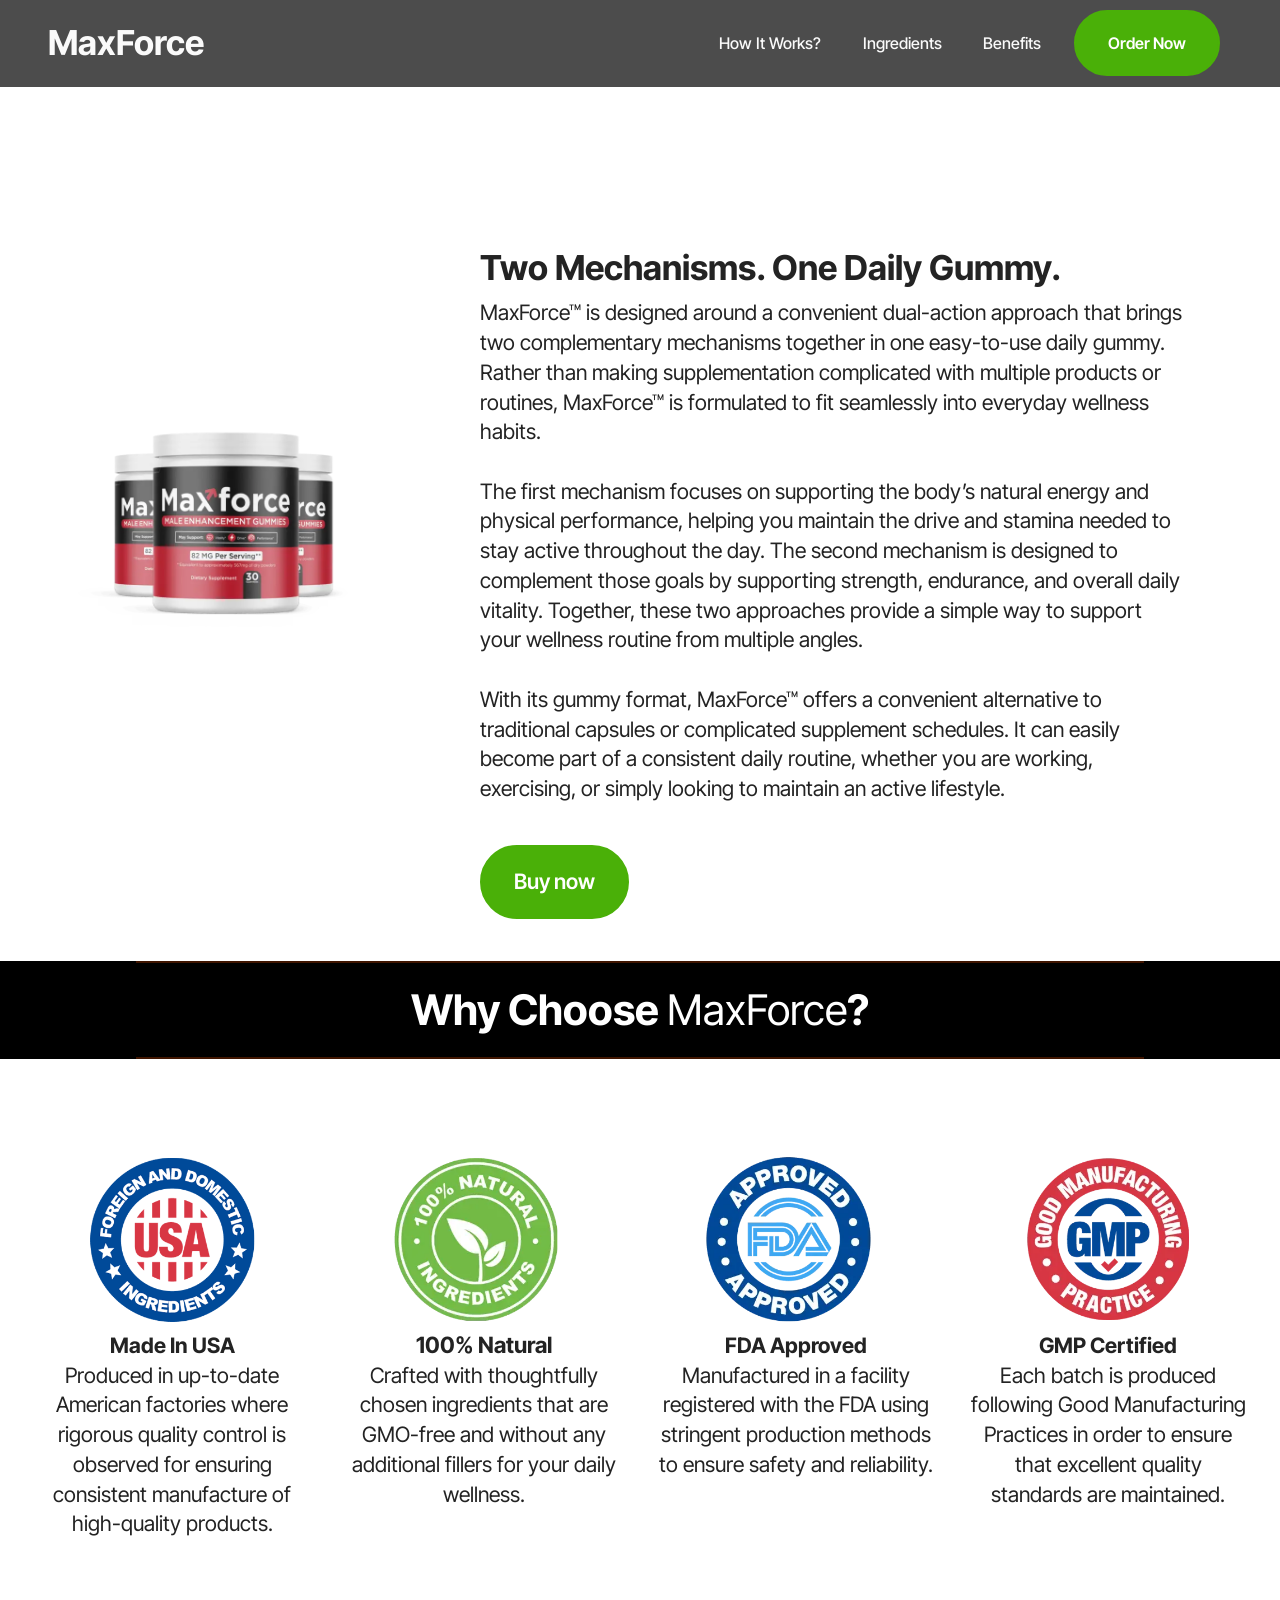
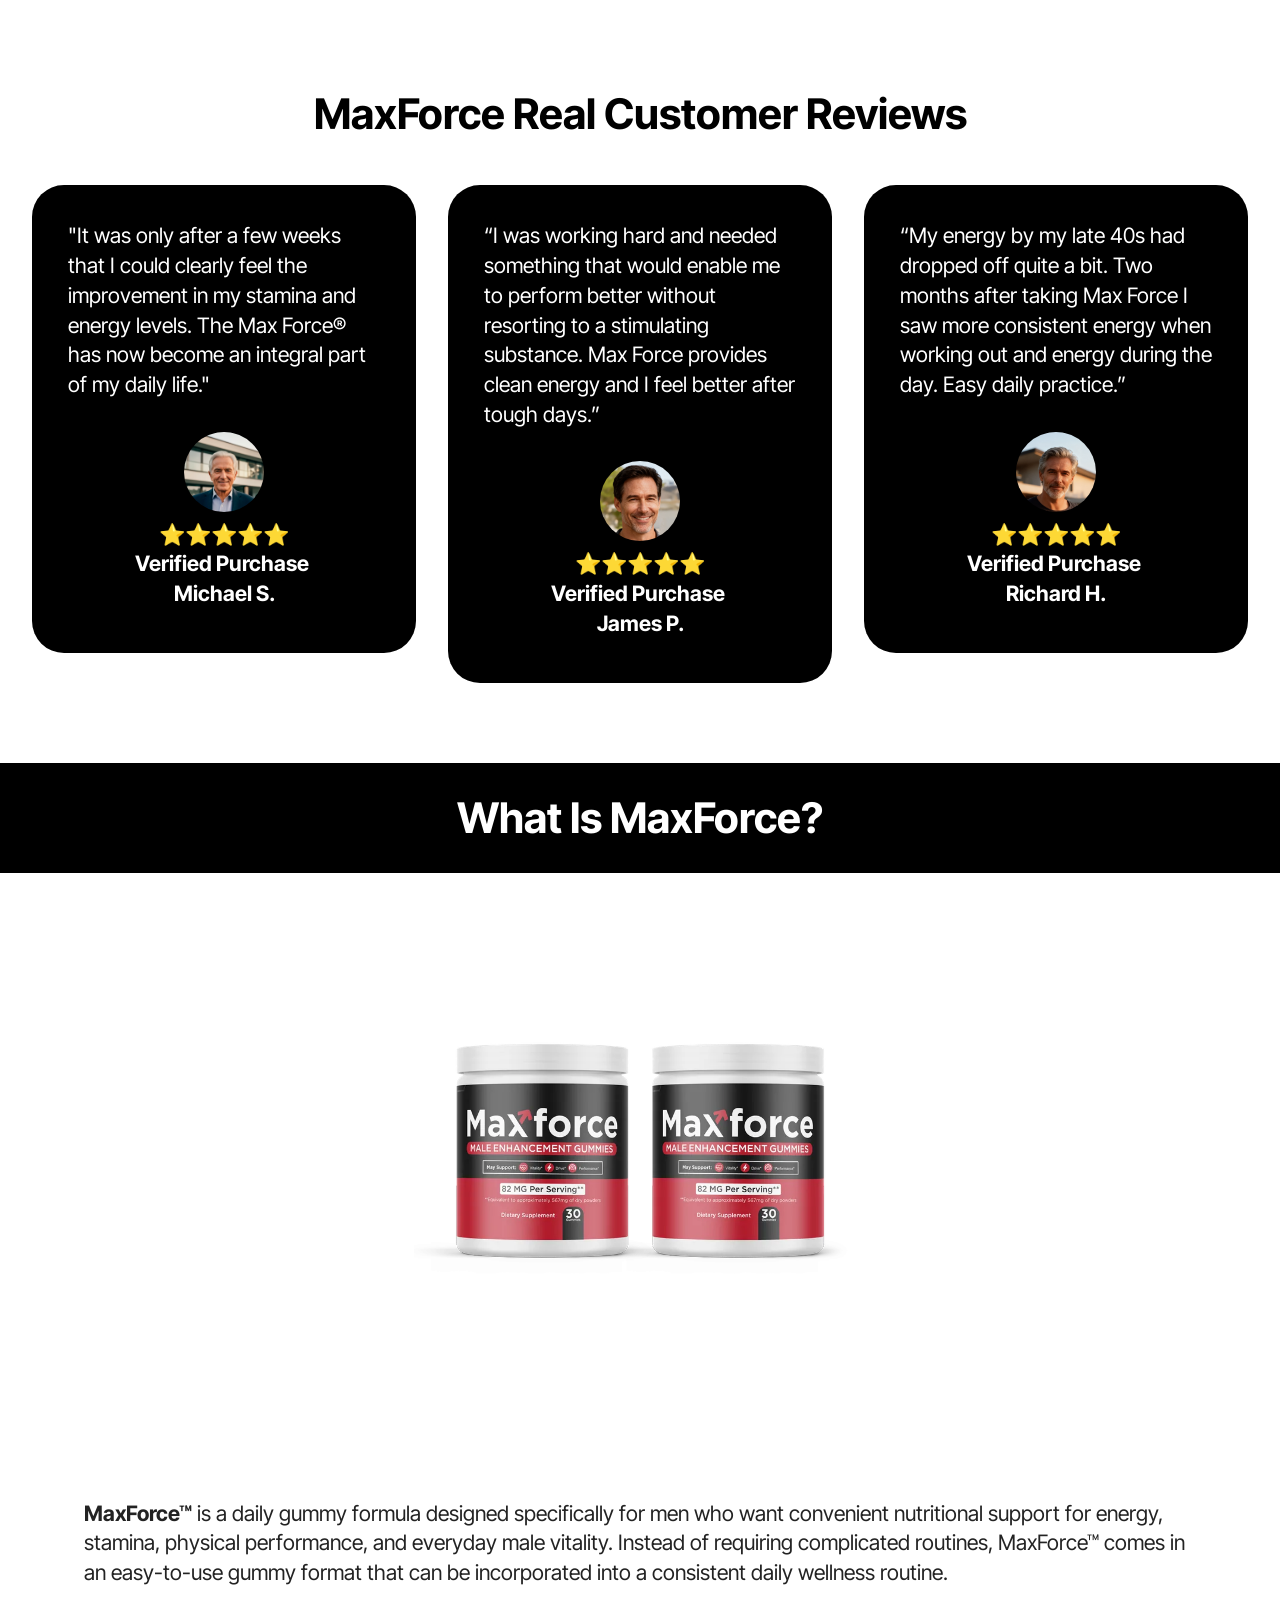
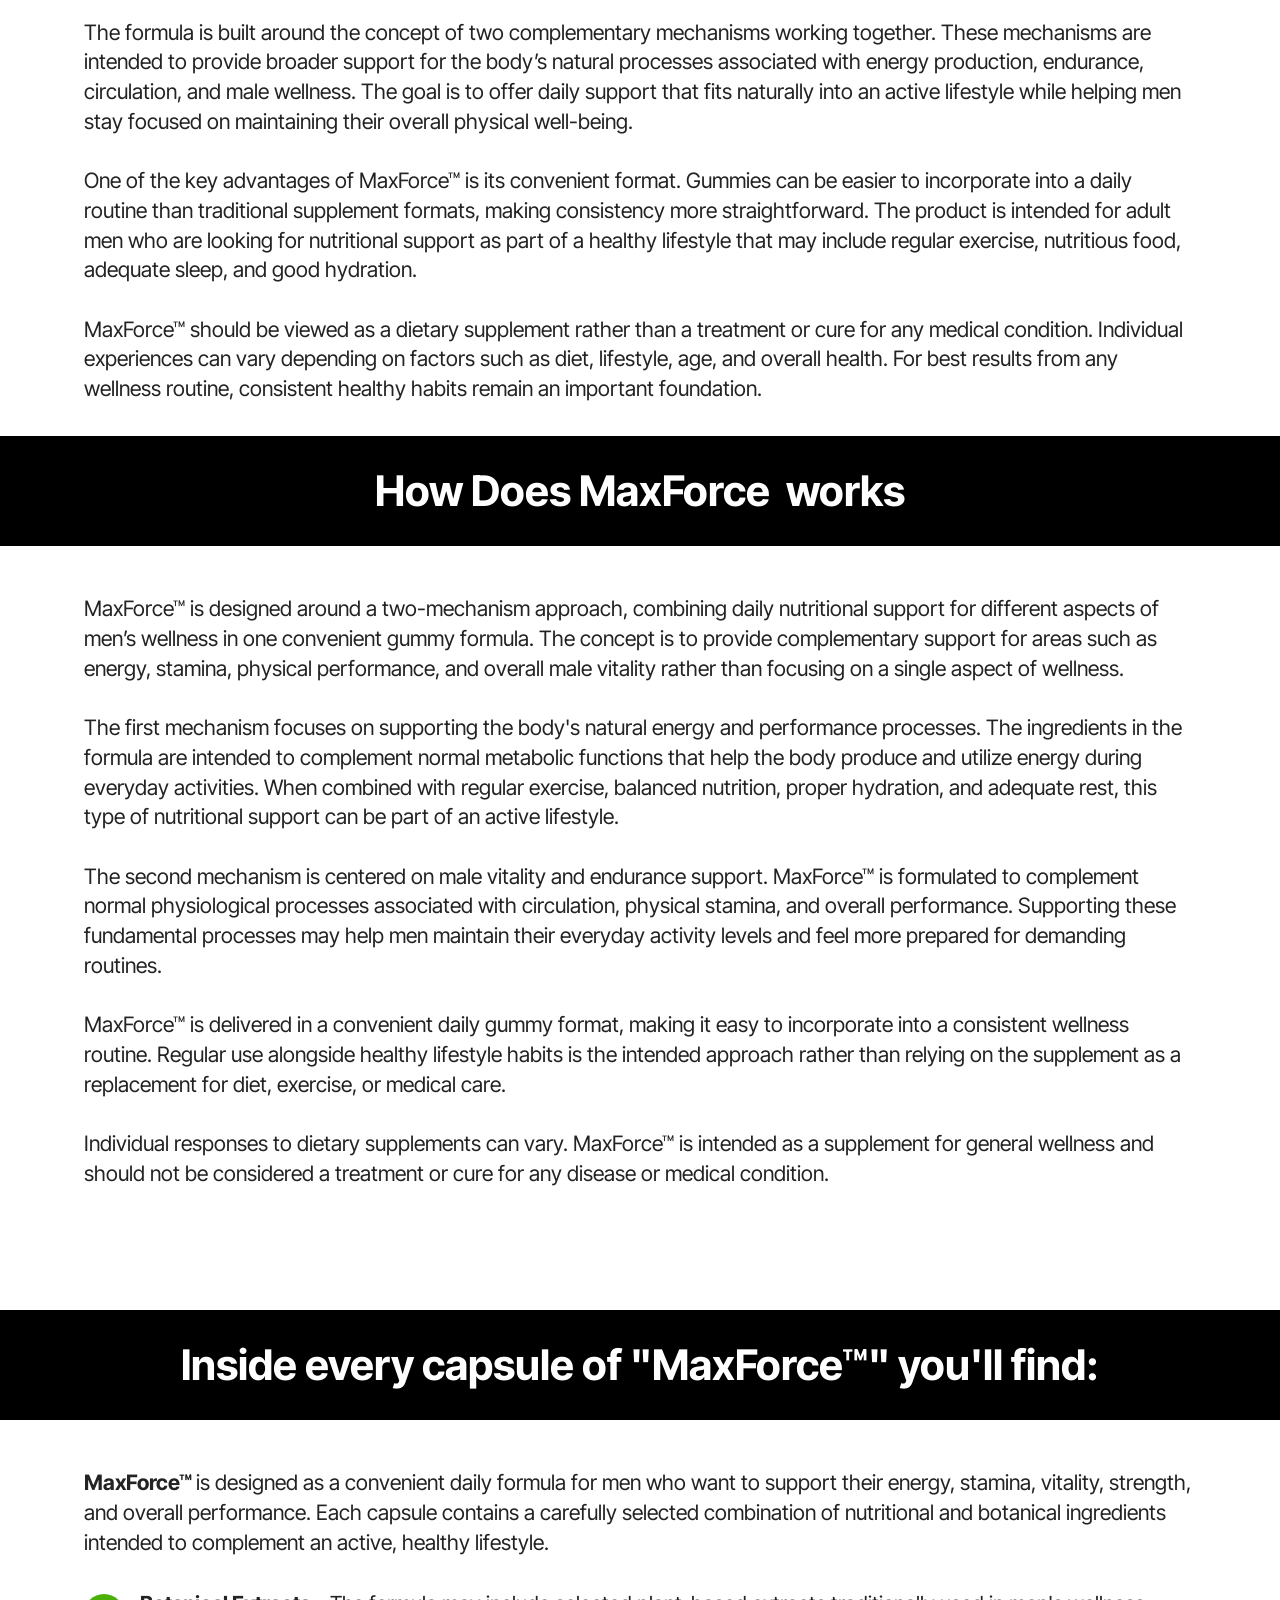
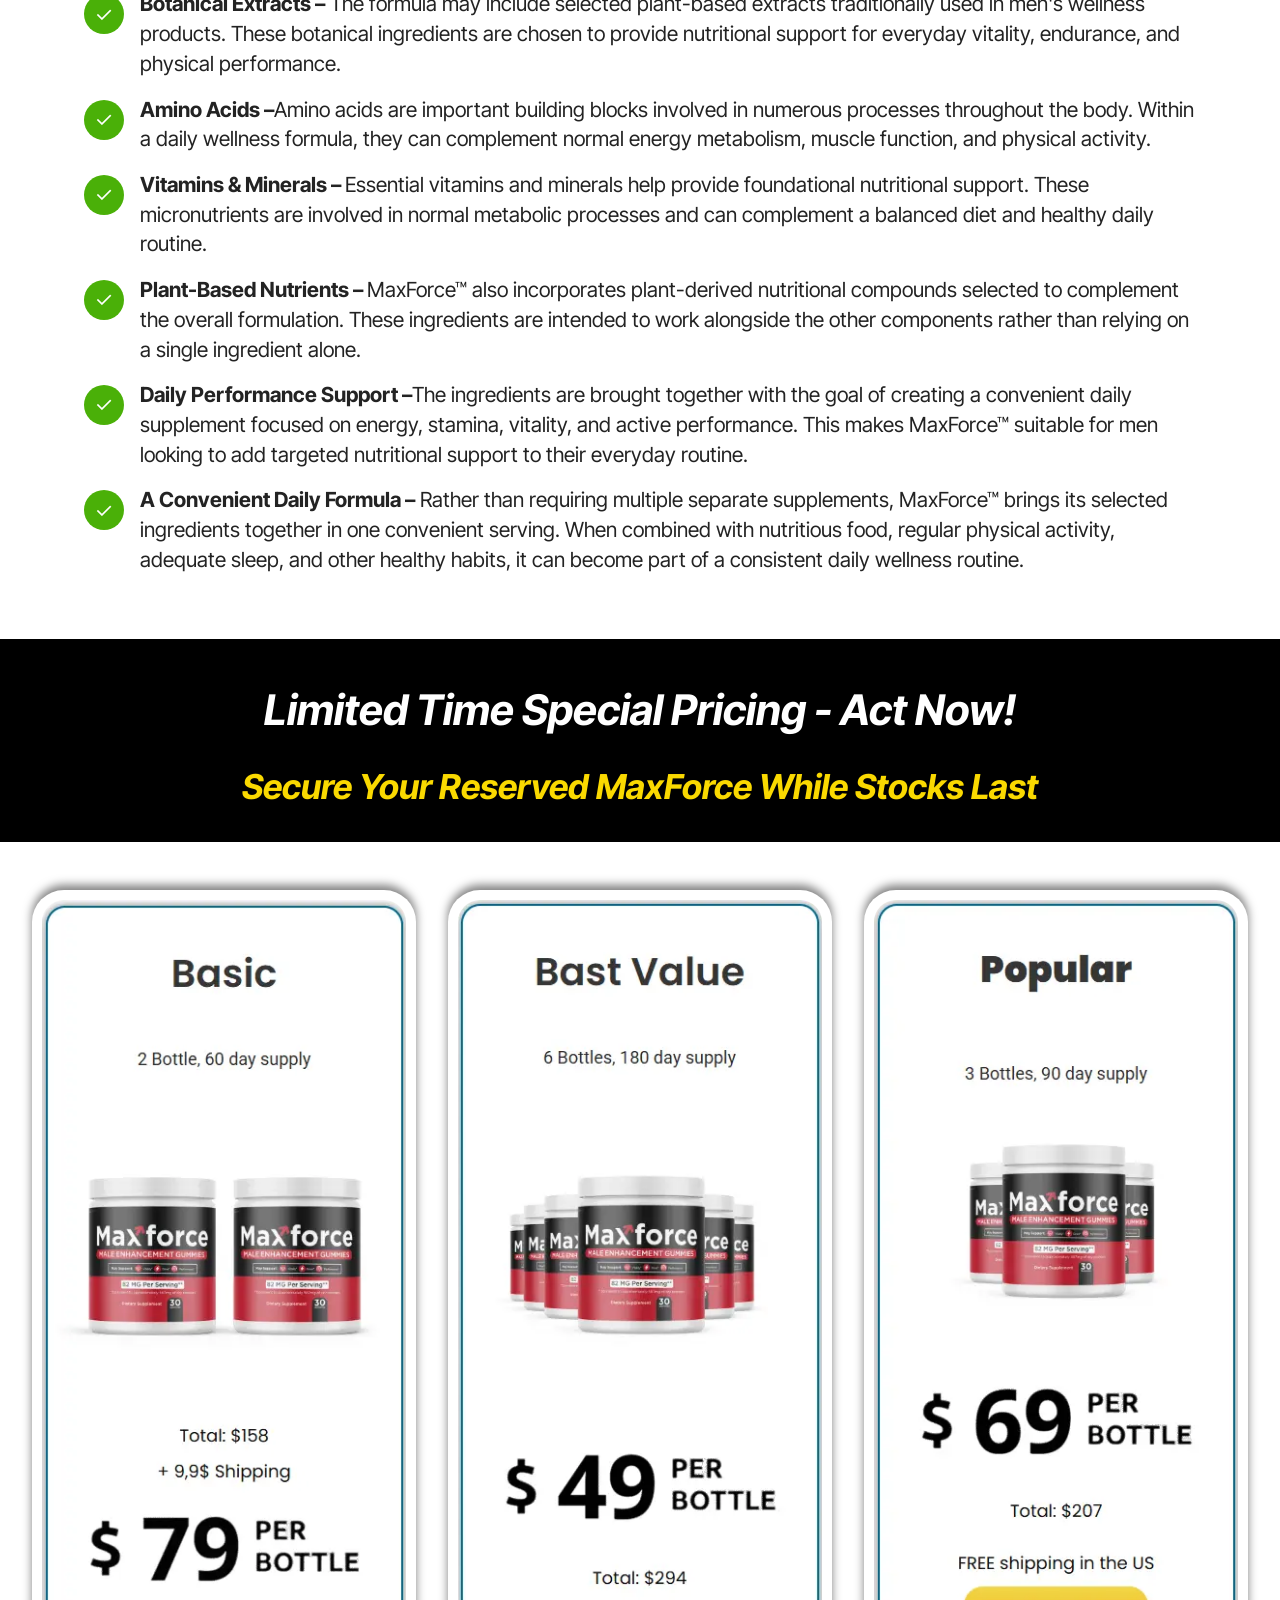
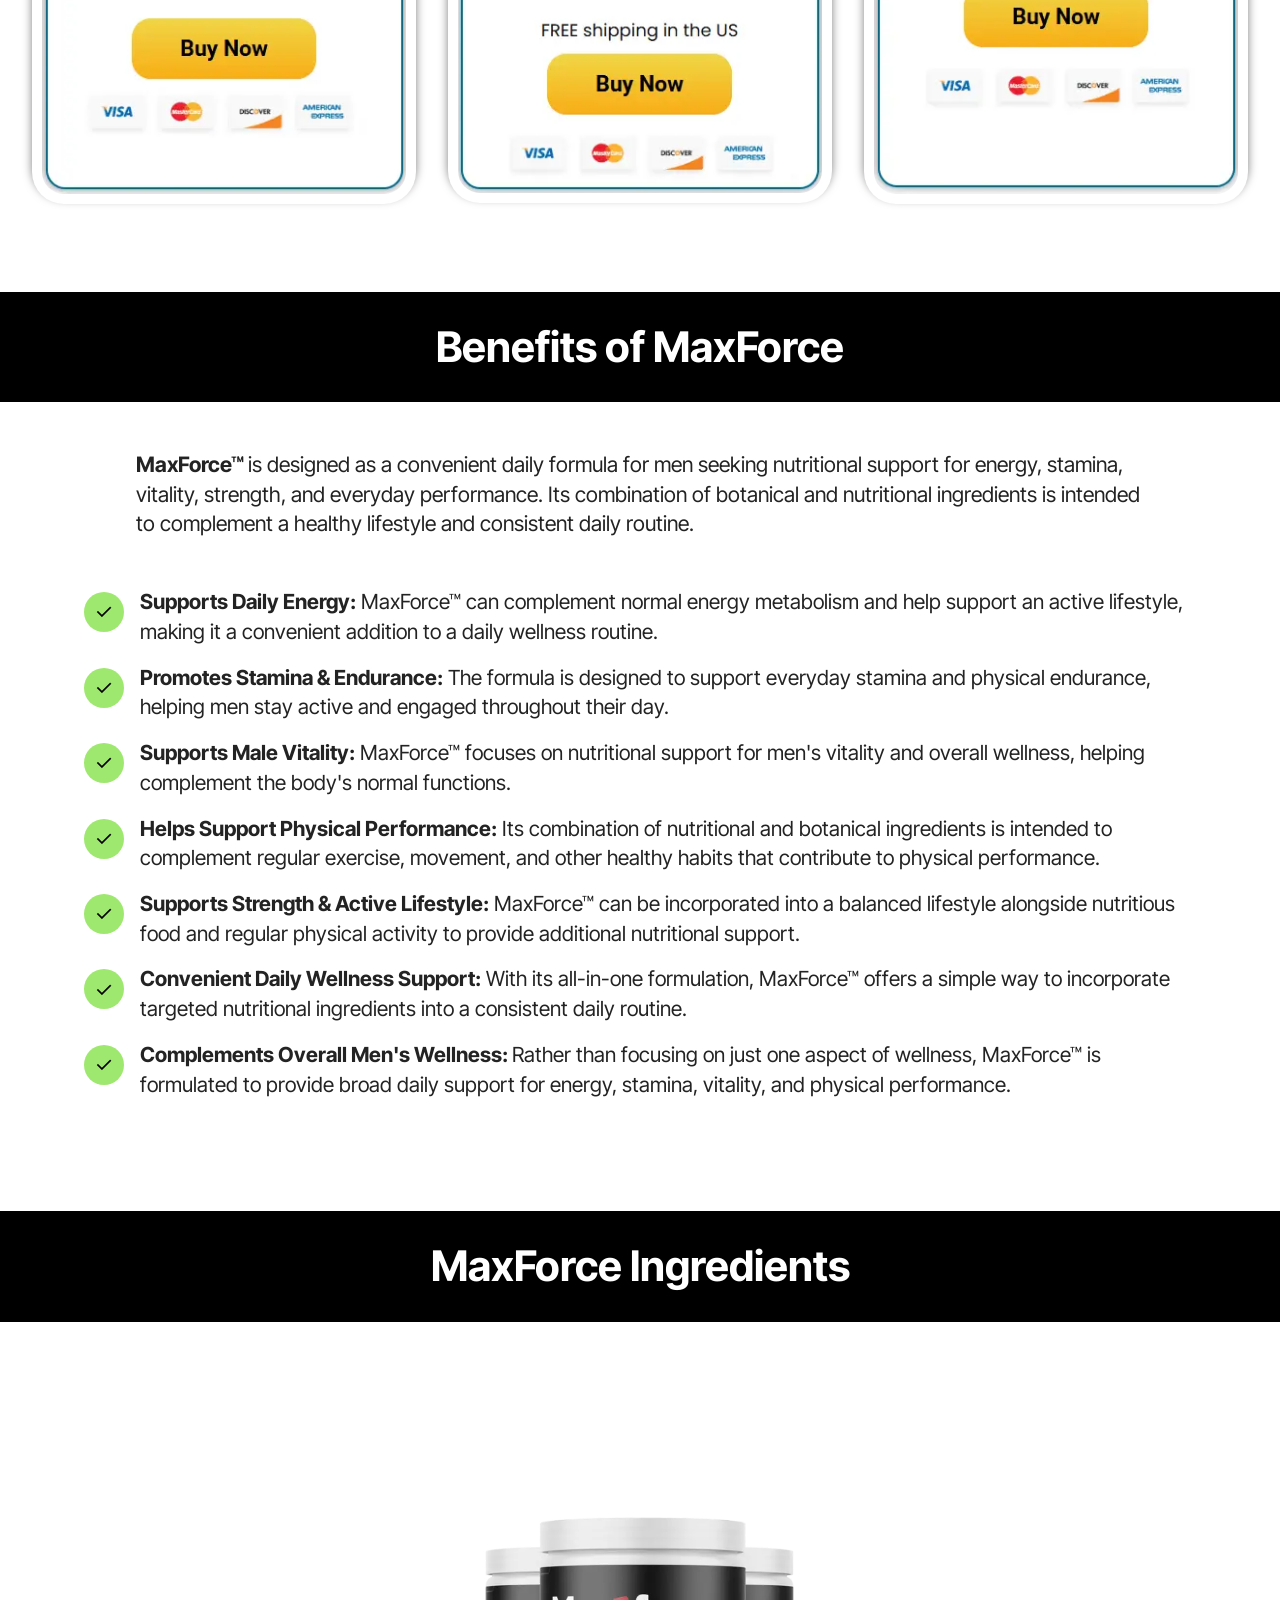
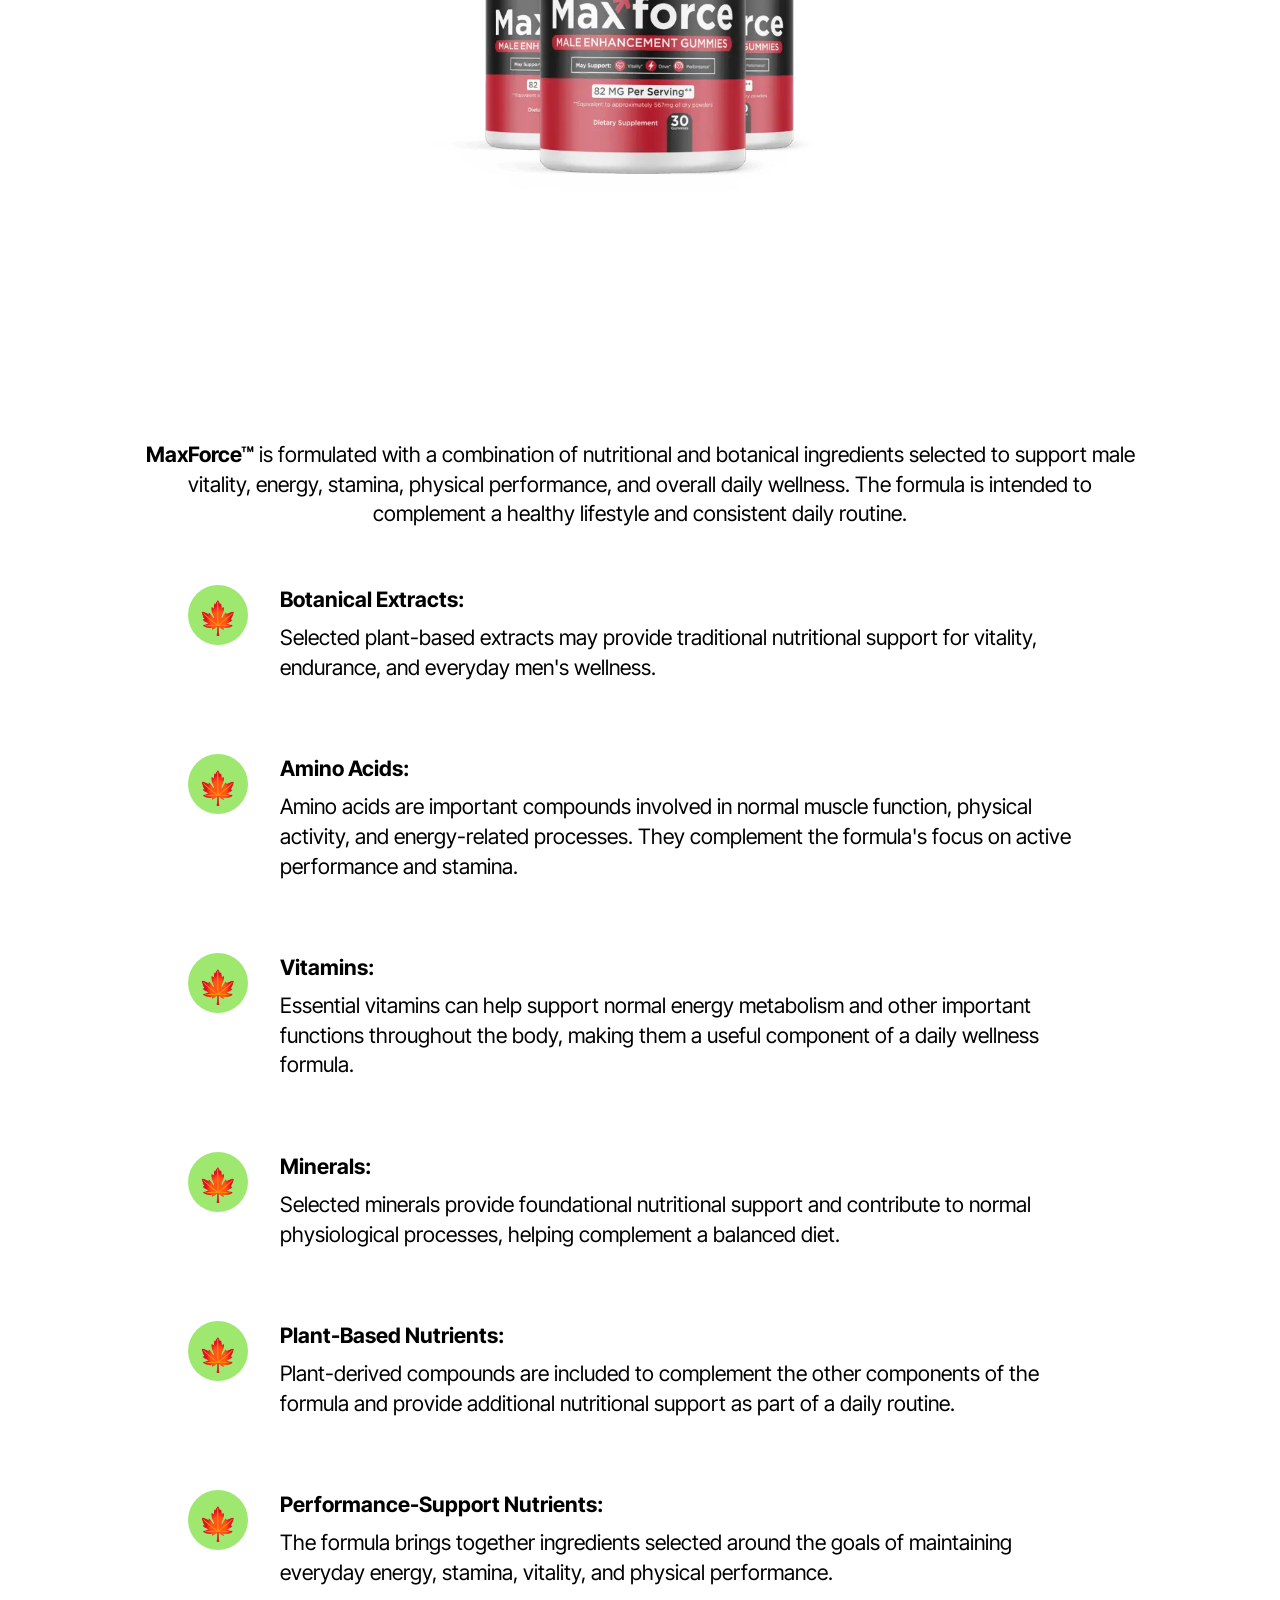
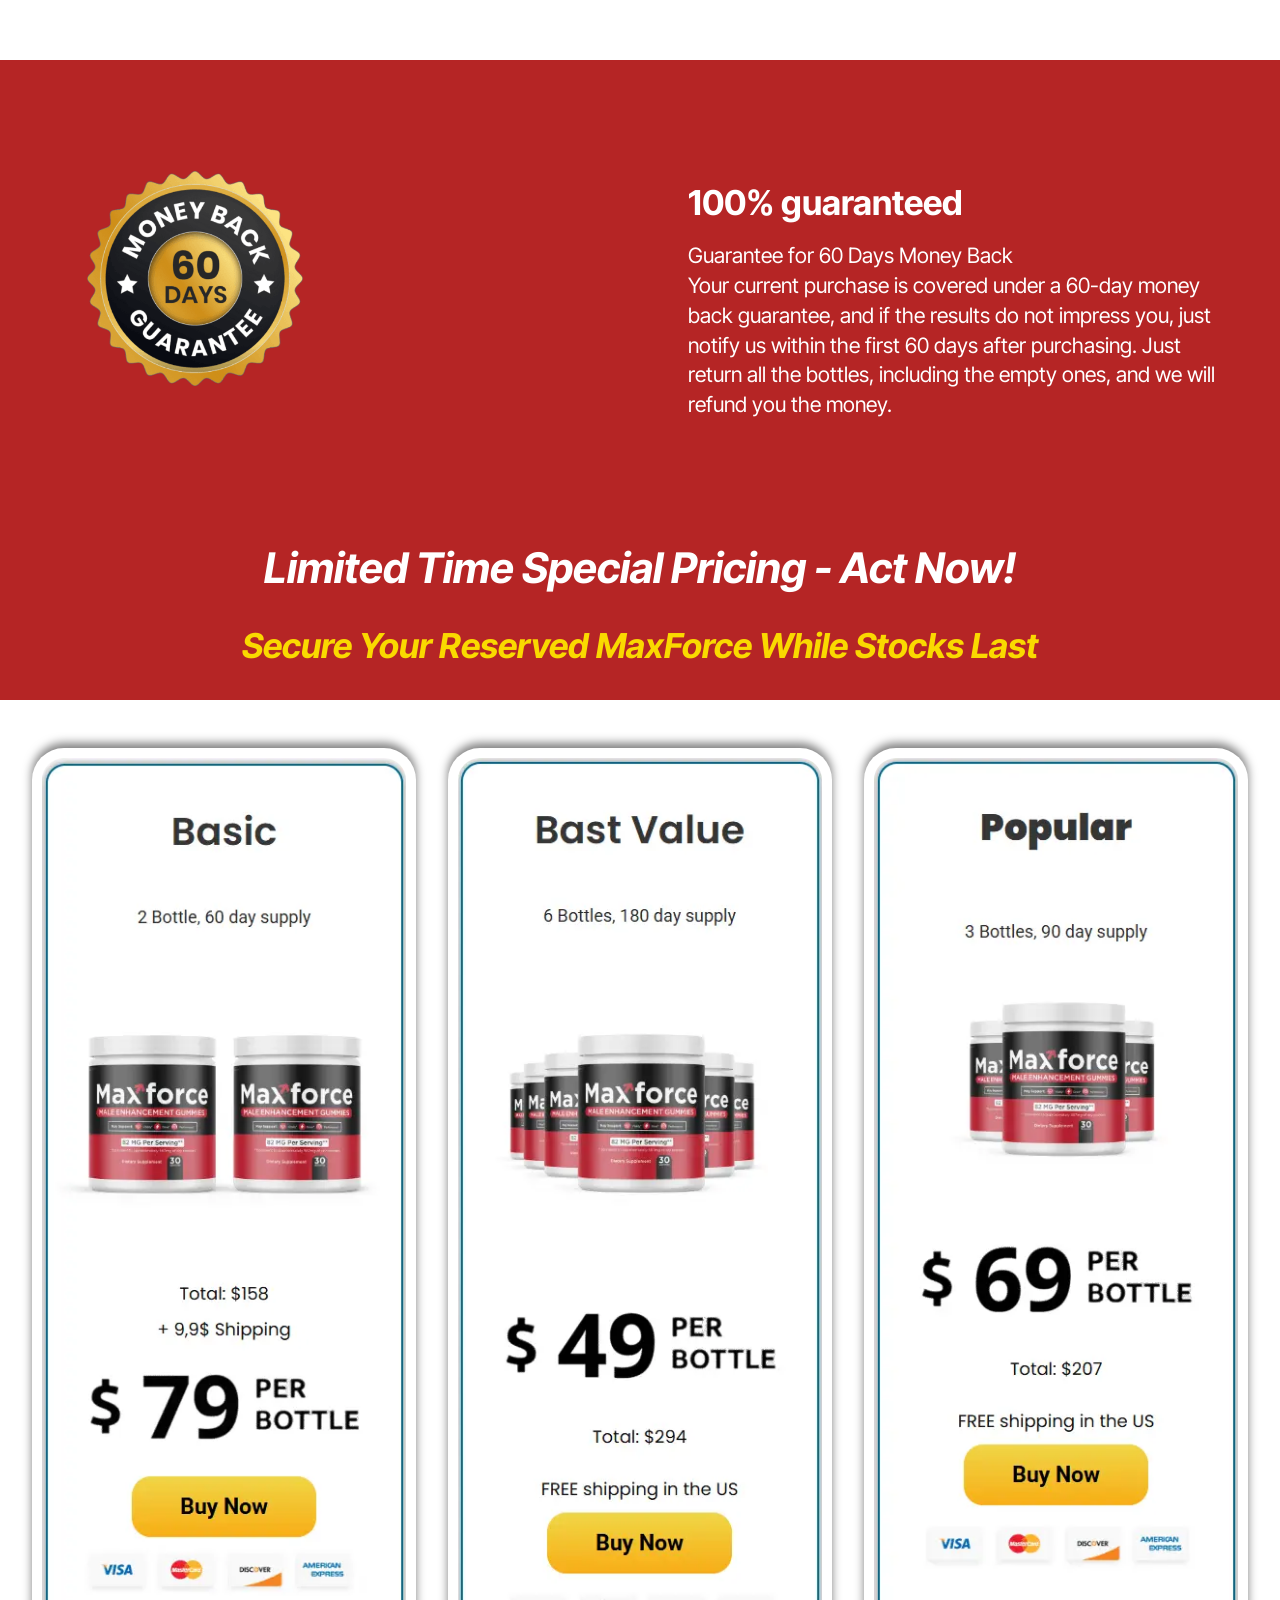
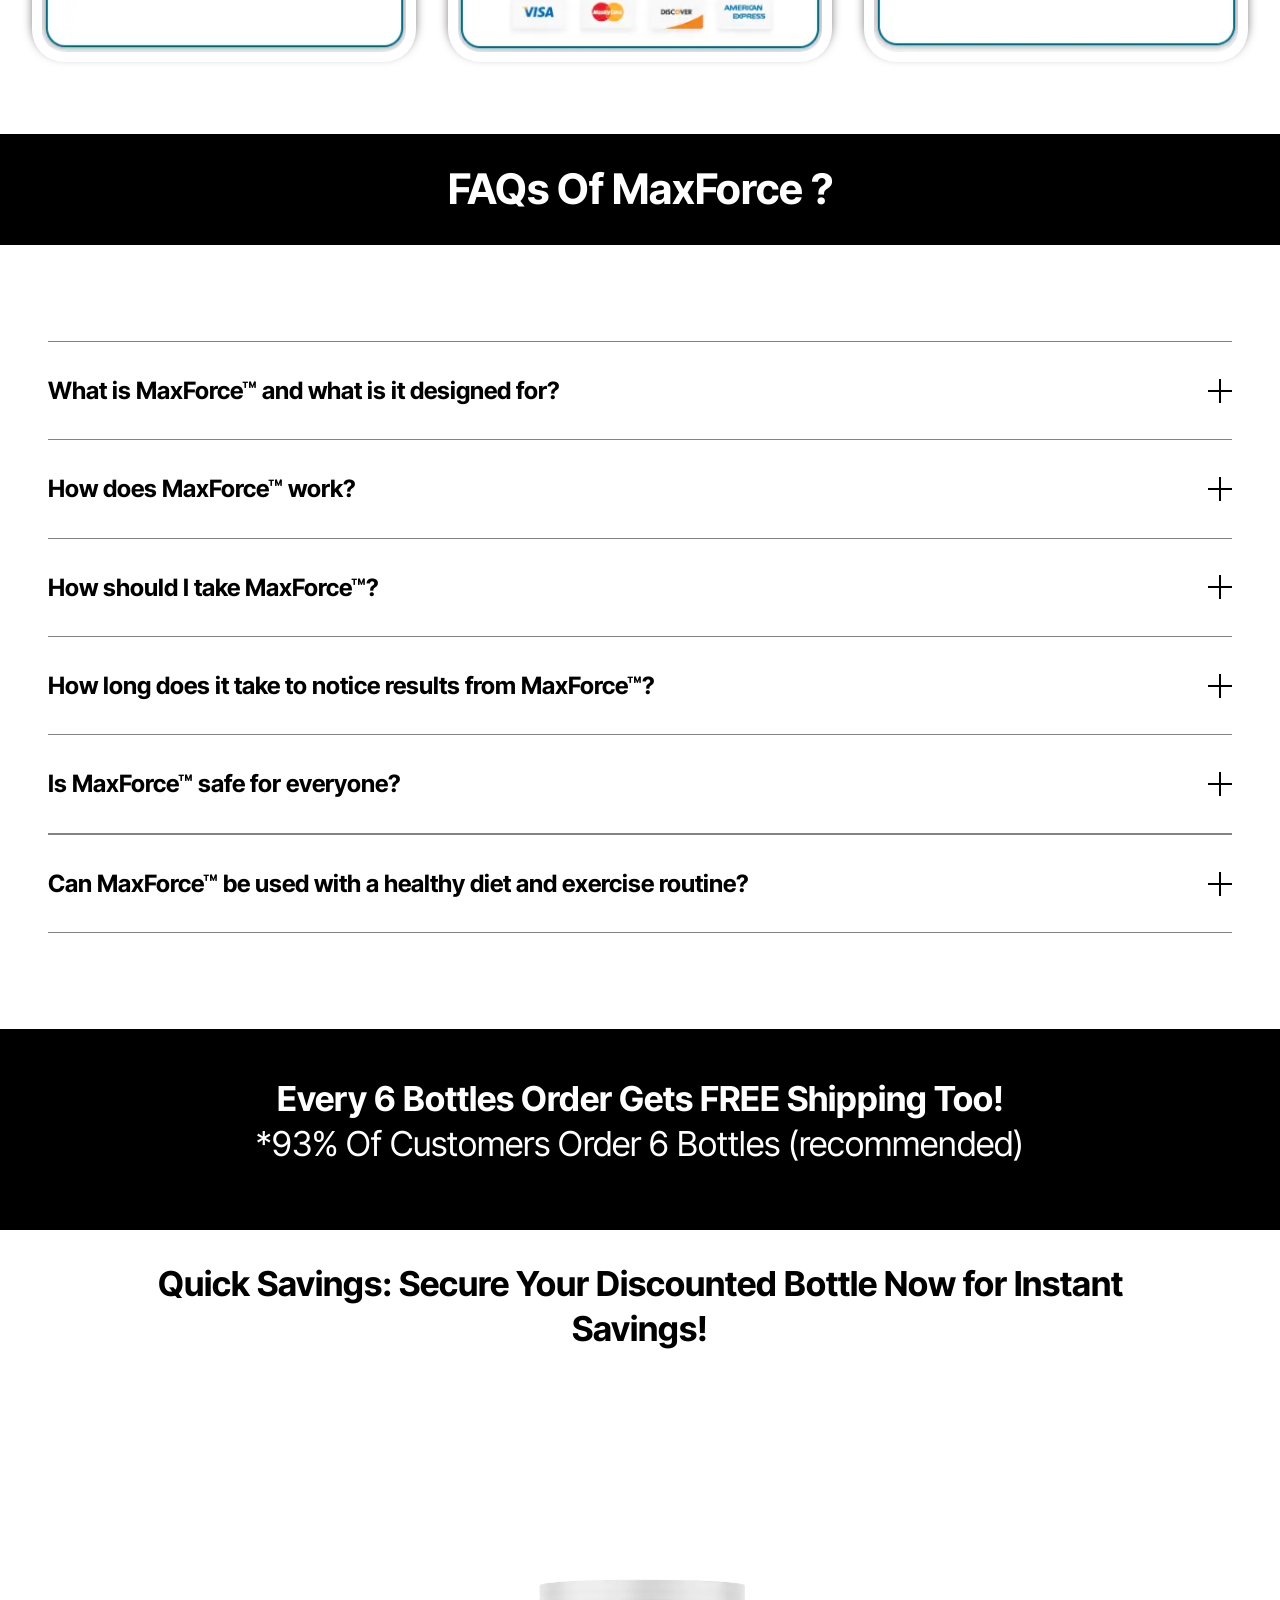
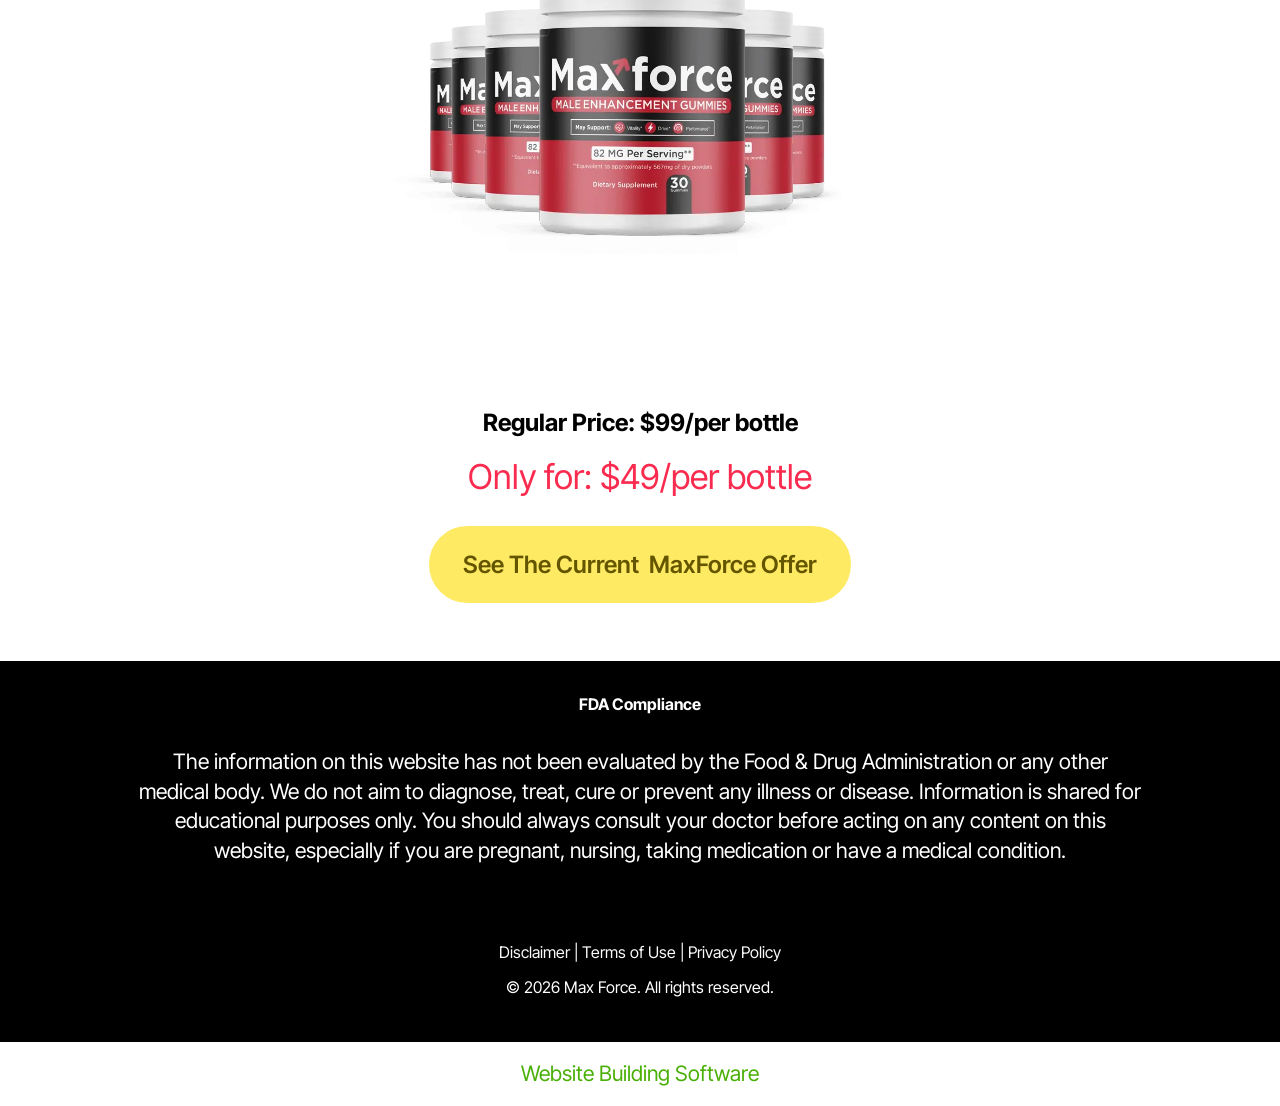
<file: index.html>
<!DOCTYPE html>
<html  lang="en">
<head>
  <!-- Site made with Mobirise Website Builder v6.1.12, https://mobirise.com -->
  <meta charset="UTF-8">
  <meta http-equiv="X-UA-Compatible" content="IE=edge">
  <meta name="generator" content="Mobirise v6.1.12, mobirise.com">
  <meta name="twitter:card" content="summary_large_image"/>
  <meta name="twitter:image:src" content="assets/images/index-meta.webp">
  <meta property="og:image" content="assets/images/index-meta.webp">
  <meta name="twitter:title" content="MaxForce™ – Advanced Support for Strength, Energy & Daily Performance">
  <meta name="viewport" content="width=device-width, initial-scale=1, minimum-scale=1">
  <link rel="shortcut icon" href="assets/images/maxforce-2-bottles-1.webp" type="image/x-icon">
  <meta name="description" content="MaxForce™ is a daily formula designed to support strength, energy, stamina, and overall physical performance. Its carefully selected ingredients are intended to complement an active lifestyle and help you feel more energized, confident, and ready to take on each day. With convenient daily use, MaxForce™ fits easily into your wellness routine.">
  
  <title>MaxForce™ – Advanced Support for Strength, Energy & Daily Performance</title>
  <link rel="stylesheet" href="assets/web/assets/mobirise-icons2/mobirise2.css">
  <link rel="stylesheet" href="assets/web/assets/mobirise-icons/mobirise-icons.css">
  <link rel="stylesheet" href="assets/bootstrap/css/bootstrap.min.css">
  <link rel="stylesheet" href="assets/dropdown/css/style.css">
  <link rel="stylesheet" href="assets/socicon/css/styles.css">
  <link rel="stylesheet" href="assets/theme/css/style.css">
  <link rel="preload" href="https://fonts.googleapis.com/css?family=Inter+Tight:100,200,300,400,500,600,700,800,900,100i,200i,300i,400i,500i,600i,700i,800i,900i&display=swap" as="style" onload="this.onload=null;this.rel='stylesheet'">
  <noscript><link rel="stylesheet" href="https://fonts.googleapis.com/css?family=Inter+Tight:100,200,300,400,500,600,700,800,900,100i,200i,300i,400i,500i,600i,700i,800i,900i&display=swap"></noscript>
  <link rel="preload" as="style" href="assets/mobirise/css/mbr-additional.css?v=otmfz5"><link rel="stylesheet" href="assets/mobirise/css/mbr-additional.css?v=otmfz5" type="text/css">
<meta name="google-site-verification" content="4bTPPsSgGg9mrN9ppGhdz5BRyaK9BWV9diWJw_Lr8Sk" />
		<meta name="msvalidate.01" content="E1C683F4EFB1ADD5ABCEF03F91AA41EB" />

  
  
  <meta name="keywords" content="prosta defend, prostadefend, prosta defend supplement, prosta defend pills">
 <meta name="author" content="prosta defend">
		
 <link rel="canonical" href="" >
</head>
<body>
  
  <section data-bs-version="5.1" class="menu menu2 cid-vvjRE5VQ8q" once="menu" id="menu2-21">
    
    <nav class="navbar navbar-dropdown navbar-expand-lg">
        <div class="container">
            <div class="navbar-brand">
                
                <span class="navbar-caption-wrap"><a class="navbar-caption text-white text-primary display-2" href="https://maxwebleads.com/13593/1514/2/?">MaxForce<br></a></span>
            </div>
            <button class="navbar-toggler" type="button" data-toggle="collapse" data-bs-toggle="collapse" data-target="#navbarSupportedContent" data-bs-target="#navbarSupportedContent" aria-controls="navbarNavAltMarkup" aria-expanded="false" aria-label="Toggle navigation">
                <div class="hamburger">
                    <span></span>
                    <span></span>
                    <span></span>
                    <span></span>
                </div>
            </button>
            <div class="collapse navbar-collapse" id="navbarSupportedContent">
                <ul class="navbar-nav nav-dropdown" data-app-modern-menu="true"><li class="nav-item"><a class="nav-link link text-white display-4" href="index.html#header3-1m">How It Works?</a></li>
                    <li class="nav-item"><a class="nav-link link text-white display-4" href="index.html#features20-x">
                            Ingredients</a></li>
                    <li class="nav-item"><a class="nav-link link text-white display-4" href="index.html#header3-1n">Benefits</a>
                    </li></ul>
                
                <div class="navbar-buttons mbr-section-btn"><a class="btn btn-primary display-4" href="https://maxwebleads.com/13593/1514/2/?">Order Now</a></div>
            </div>
        </div>
    </nav>
</section>

<section data-bs-version="5.1" class="features7 cid-vvjSD3Nnea" id="features7-22">
    <!---->
    

    
    
    <div class="container">
        <div class="card-wrapper">
            <div class="row align-items-center">
                <div class="col-12 col-lg-4">
                    <div class="image-wrapper">
                        <a href="https://maxwebleads.com/13593/1514/2/?"><img src="assets/images/max-force-hero-816x816.webp" alt="Mobirise Website Builder"></a>
                    </div>
                </div>
                <div class="col-12 col-lg">
                    <div class="text-box">
                        <h5 class="mbr-title mbr-fonts-style display-2">
                            <strong><br></strong><strong><br></strong><br><strong>Two Mechanisms. One Daily Gummy.</strong></h5>
                        <p class="mbr-text mbr-fonts-style display-7">MaxForce™ is designed around a convenient dual-action approach that brings two complementary mechanisms together in one easy-to-use daily gummy. Rather than making supplementation complicated with multiple products or routines, MaxForce™ is formulated to fit seamlessly into everyday wellness habits.<br><br>The first mechanism focuses on supporting the body’s natural energy and physical performance, helping you maintain the drive and stamina needed to stay active throughout the day. The second mechanism is designed to complement those goals by supporting strength, endurance, and overall daily vitality. Together, these two approaches provide a simple way to support your wellness routine from multiple angles.<br><br>With its gummy format, MaxForce™ offers a convenient alternative to traditional capsules or complicated supplement schedules. It can easily become part of a consistent daily routine, whether you are working, exercising, or simply looking to maintain an active lifestyle.<br></p>
                        
                        <div class="mbr-section-btn pt-3"><a href="https://mobiri.se" class="btn btn-primary display-7">Buy now</a></div>
                    </div>
                </div>
            </div>
        </div>
    </div>
</section>

<section data-bs-version="5.1" class="content6 cid-vvjX7Km81t" id="content6-24">
    
    <div class="container">
        <div class="row justify-content-center">
            <div class="col-md-12 col-lg-10">
                <hr class="line">
                <p class="mbr-text align-center mbr-fonts-style my-4 display-1"><strong>Why Choose&nbsp;</strong>MaxForce<strong>?</strong><br></p>
                <hr class="line">
            </div>
        </div>
    </div>
</section>

<section data-bs-version="5.1" class="gallery5 mbr-gallery cid-vvjX5FZ1n5" id="gallery5-23">
    

    
    

    <div class="container">
        
        <div class="row mbr-gallery mt-4">
            <div class="col-12 col-md-6 col-lg-3 item gallery-image active">
                <div class="item-wrapper" data-toggle="modal" data-bs-toggle="modal" data-target="#vwxMk04il1-modal" data-bs-target="#vwxMk04il1-modal">
                    <img class="w-100" src="assets/images/made-in-usa-1.webp" alt="Mobirise Website Builder" data-slide-to="0" data-bs-slide-to="0" data-target="#lb-vwxMk04il1" data-bs-target="#lb-vwxMk04il1">
                    <div class="icon-wrapper">
                        <span class="mobi-mbri mobi-mbri-search mbr-iconfont mbr-iconfont-btn"></span>
                    </div>
                </div>
                <h1 class="mbr-item-subtitle mbr-fonts-style align-center mb-2 mt-2 display-7"><div><strong>Made In USA</strong></div><div>Produced in up-to-date American factories where rigorous quality control is observed for ensuring consistent manufacture of high-quality products.</div><div>
</div><div>
</div></h1>
            </div>
            <div class="col-12 col-md-6 col-lg-3 item gallery-image">
                <div class="item-wrapper" data-toggle="modal" data-bs-toggle="modal" data-target="#vwxMk04il1-modal" data-bs-target="#vwxMk04il1-modal">
                    <img class="w-100" src="assets/images/100-natural-500x300.webp" alt="Mobirise Website Builder" data-slide-to="1" data-bs-slide-to="1" data-target="#lb-vwxMk04il1" data-bs-target="#lb-vwxMk04il1">
                    <div class="icon-wrapper">
                        <span class="mobi-mbri mobi-mbri-search mbr-iconfont mbr-iconfont-btn"></span>
                    </div>
                </div>
                <h1 class="mbr-item-subtitle mbr-fonts-style align-center mb-2 mt-2 display-7"><div><span style="font-size: 1.4rem;"><strong>100% Natural</strong></span></div><div>Crafted with thoughtfully chosen ingredients that are GMO-free and without any additional fillers for your daily wellness.</div><div>
</div><div>
</div></h1>
            </div>
            
            <div class="col-12 col-md-6 col-lg-3 item gallery-image">
                <div class="item-wrapper" data-toggle="modal" data-bs-toggle="modal" data-target="#vwxMk04il1-modal" data-bs-target="#vwxMk04il1-modal">
                    <img class="w-100" src="assets/images/fda-approved-500x300.webp" alt="Mobirise Website Builder" data-slide-to="2" data-bs-slide-to="2" data-target="#lb-vwxMk04il1" data-bs-target="#lb-vwxMk04il1">
                    <div class="icon-wrapper">
                        <span class="mobi-mbri mobi-mbri-search mbr-iconfont mbr-iconfont-btn"></span>
                    </div>
                </div>
                <h1 class="mbr-item-subtitle mbr-fonts-style align-center mb-2 mt-2 display-7"><div><strong>FDA Approved</strong></div><div>Manufactured in a facility registered with the FDA using stringent production methods to ensure safety and reliability.</div><div>
</div></h1>
            </div><div class="col-12 col-md-6 col-lg-3 item gallery-image">
                <div class="item-wrapper" data-toggle="modal" data-bs-toggle="modal" data-target="#vwxMk04il1-modal" data-bs-target="#vwxMk04il1-modal">
                    <img class="w-100" src="assets/images/gmp-certified-500x300.webp" alt="Mobirise Website Builder" data-slide-to="3" data-bs-slide-to="3" data-target="#lb-vwxMk04il1" data-bs-target="#lb-vwxMk04il1">
                    <div class="icon-wrapper">
                        <span class="mobi-mbri mobi-mbri-search mbr-iconfont mbr-iconfont-btn"></span>
                    </div>
                </div>
                <h1 class="mbr-item-subtitle mbr-fonts-style align-center mb-2 mt-2 display-7"><div><strong>GMP Certified</strong></div><div>Each batch is produced following Good Manufacturing Practices in order to ensure that excellent quality standards are maintained.</div></h1>
            </div>
        </div>

        <div class="modal mbr-slider" tabindex="-1" role="dialog" aria-hidden="true" id="vwxMk04il1-modal">
            <div class="modal-dialog" role="document">
                <div class="modal-content">
                    <div class="modal-body">
                        <div class="carousel slide" id="lb-vwxMk04il1" data-interval="5000" data-bs-interval="5000">
                            <div class="carousel-inner">
                                <div class="carousel-item active">
                                    <img class="d-block w-100" src="assets/images/made-in-usa-1.webp" alt="Mobirise Website Builder">
                                </div>
                                <div class="carousel-item">
                                    <img class="d-block w-100" src="assets/images/100-natural-500x300.webp" alt="Mobirise Website Builder">
                                </div>
                                
                                <div class="carousel-item">
                                    <img class="d-block w-100" src="assets/images/fda-approved-500x300.webp" alt="Mobirise Website Builder">
                                </div><div class="carousel-item">
                                    <img class="d-block w-100" src="assets/images/gmp-certified-500x300.webp" alt="Mobirise Website Builder">
                                </div>
                            </div>
                            <ol class="carousel-indicators">
                                <li data-slide-to="0" data-bs-slide-to="0" class="active" data-target="#lb-vwxMk04il1" data-bs-target="#lb-vwxMk04il1"></li>
                                <li data-slide-to="1" data-bs-slide-to="1" data-target="#lb-vwxMk04il1" data-bs-target="#lb-vwxMk04il1"></li>
                                <li data-slide-to="2" data-bs-slide-to="2" data-target="#lb-vwxMk04il1" data-bs-target="#lb-vwxMk04il1"></li>
                                <li data-slide-to="3" data-bs-slide-to="3" data-target="#lb-vwxMk04il1" data-bs-target="#lb-vwxMk04il1"></li>
                            </ol>
                            <a role="button" href="" class="close" data-dismiss="modal" data-bs-dismiss="modal" aria-label="Close">
                            </a>
                            <a class="carousel-control-prev carousel-control" role="button" data-slide="prev" data-bs-slide="prev" href="#lb-vwxMk04il1">
                                <span class="mobi-mbri mobi-mbri-arrow-prev" aria-hidden="true"></span>
                                <span class="sr-only visually-hidden">Previous</span>
                            </a>
                            <a class="carousel-control-next carousel-control" role="button" data-slide="next" data-bs-slide="next" href="#lb-vwxMk04il1">
                                <span class="mobi-mbri mobi-mbri-arrow-next" aria-hidden="true"></span>
                                <span class="sr-only visually-hidden">Next</span>
                            </a>
                        </div>
                    </div>
                </div>
            </div>
        </div>
    </div>
</section>

<section data-bs-version="5.1" class="people04 cid-vvjZd48blB" id="people04-27">
	
	
	<div class="container">
		<div class="row mb-5 justify-content-center">
			<div class="col-12 mb-0 content-head">
				<h3 class="mbr-section-title mbr-fonts-style align-center mb-0 display-1"><strong>MaxForce Real Customer Reviews</strong></h3>
				
			</div>
		</div>
		<div class="row mbr-masonry" data-masonry="{&quot;percentPosition&quot;: true }">
			
			<div class="item features-without-image col-12 col-md-6 col-lg-4 active">
				<div class="item-wrapper">
					<div class="card-box align-left">
						<p class="card-text mbr-fonts-style display-7">
							"It was only after a few weeks that I could clearly feel the improvement in my stamina and energy levels. The Max Force® has now become an integral part of my daily life."
						</p>
						<div class="img-wrapper mt-4 mb-2">
							<img src="assets/images/review-5.webp" data-slide-to="1" data-bs-slide-to="1" alt="Michael R.">
						</div>
						<h5 class="card-title mbr-fonts-style display-7"><strong>⭐⭐⭐⭐⭐</strong><br><strong>Verified Purchase&nbsp;</strong><br><strong>Michael S.</strong></h5>
					</div>
				</div>
			</div>
			<div class="item features-without-image col-12 col-md-6 col-lg-4">
				<div class="item-wrapper">
					<div class="card-box align-left">
						<p class="card-text mbr-fonts-style display-7">“I was working hard and needed something that would enable me to perform better without resorting to a stimulating substance. Max Force provides clean energy and I feel better after tough days.”<br>
						</p>
						<div class="img-wrapper mt-4 mb-2">
							<img src="assets/images/review-6.webp" data-slide-to="2" data-bs-slide-to="2" alt="David P.">
						</div>
						<h5 class="card-title mbr-fonts-style display-7">
							<strong>⭐⭐⭐⭐⭐</strong><br><strong>Verified Purchase&nbsp;</strong><br><strong>
</strong>
						<div><strong>James P.</strong></div></h5>
					</div>
				</div>
			</div>
			
			<div class="item features-without-image col-12 col-md-6 col-lg-4">
				<div class="item-wrapper">
					<div class="card-box align-left">
						<p class="card-text mbr-fonts-style display-7">
							“My energy by my late 40s had dropped off quite a bit. Two months after taking Max Force I saw more consistent energy when working out and energy during the day. Easy daily practice.”
						</p>
						<div class="img-wrapper mt-4 mb-2">
							<img src="assets/images/review-7.webp" data-slide-to="4" data-bs-slide-to="4" alt="Robert M.">
						</div>
						<h5 class="card-title mbr-fonts-style display-7"><strong>⭐⭐⭐⭐⭐</strong><br><strong>Verified Purchase&nbsp;</strong><br><strong>Richard H.</strong></h5>
					</div>
				</div>
			</div>
			
		</div>
	</div>
</section>

<section data-bs-version="5.1" class="header3 cid-uSwx4cJ0TO" id="header3-4">

    

    
    

    <div class="align-center container">
        <div class="row justify-content-center">
            <div class="col-12 col-lg-12">
                
                <h2 class="mbr-section-subtitle mbr-fonts-style mb-3 display-1"><strong>What Is MaxForce?</strong></h2>
                
                
            </div>
        </div>
    </div>
</section>

<section data-bs-version="5.1" class="header9 cid-uSwxo9HcY4" id="header9-6">

    

    
    

    <div class="text-center container">
        <div class="row justify-content-center">
            <div class="col-md-12 col-lg-9">
                <div class="image-wrap mb-4">
                    <a href="https://maxwebleads.com/13593/1514/2/?"><img src="assets/images/maxforce-2-bottles.webp" alt="SodaPeak Official"></a>
                </div>
                
                
                
            </div>
        </div>
    </div>
</section>

<section data-bs-version="5.1" class="content4 cid-uSwx5BcQWN" id="content4-5">
    

    
    
    <div class="container">
        <div class="row justify-content-center">
            <div class="title col-md-12 col-lg-11">
                
                <h4 class="mbr-section-subtitle align-center mbr-fonts-style mb-4 display-7"><div><br></div><div><strong>MaxForce™</strong> is a daily gummy formula designed specifically for men who want convenient nutritional support for energy, stamina, physical performance, and everyday male vitality. Instead of requiring complicated routines, MaxForce™ comes in an easy-to-use gummy format that can be incorporated into a consistent daily wellness routine.</div><div><br></div><div>
</div><div>The formula is built around the concept of two complementary mechanisms working together. These mechanisms are intended to provide broader support for the body’s natural processes associated with energy production, endurance, circulation, and male wellness. The goal is to offer daily support that fits naturally into an active lifestyle while helping men stay focused on maintaining their overall physical well-being.</div><div><br></div><div>
</div><div>One of the key advantages of MaxForce™ is its convenient format. Gummies can be easier to incorporate into a daily routine than traditional supplement formats, making consistency more straightforward. The product is intended for adult men who are looking for nutritional support as part of a healthy lifestyle that may include regular exercise, nutritious food, adequate sleep, and good hydration.</div><div><br></div><div>MaxForce™ should be viewed as a dietary supplement rather than a treatment or cure for any medical condition. Individual experiences can vary depending on factors such as diet, lifestyle, age, and overall health. For best results from any wellness routine, consistent healthy habits remain an important foundation.</div><div>
</div><div>
</div><div>
</div><div>
</div><div>
</div><div>
</div></h4>
                
            </div>
        </div>
    </div>
</section>

<section data-bs-version="5.1" class="header3 cid-uSwy3EeQp4" id="header3-7">

    

    
    

    <div class="align-center container">
        <div class="row justify-content-center">
            <div class="col-12 col-lg-12">
                
                <h2 class="mbr-section-subtitle mbr-fonts-style mb-3 display-1"><strong>How Does MaxForce&nbsp; works</strong></h2>
                
                
            </div>
        </div>
    </div>
</section>

<section data-bs-version="5.1" class="content4 cid-uSwy4P6KjC" id="content4-8">
    

    
    
    <div class="container">
        <div class="row justify-content-center">
            <div class="title col-md-12 col-lg-11">
                
                <h4 class="mbr-section-subtitle align-center mbr-fonts-style mb-4 display-7"><div>MaxForce™ is designed around a two-mechanism approach, combining daily nutritional support for different aspects of men’s wellness in one convenient gummy formula. The concept is to provide complementary support for areas such as energy, stamina, physical performance, and overall male vitality rather than focusing on a single aspect of wellness.</div><div><br></div><div>The first mechanism focuses on supporting the body's natural energy and performance processes. The ingredients in the formula are intended to complement normal metabolic functions that help the body produce and utilize energy during everyday activities. When combined with regular exercise, balanced nutrition, proper hydration, and adequate rest, this type of nutritional support can be part of an active lifestyle.</div><div><br></div><div>The second mechanism is centered on male vitality and endurance support. MaxForce™ is formulated to complement normal physiological processes associated with circulation, physical stamina, and overall performance. Supporting these fundamental processes may help men maintain their everyday activity levels and feel more prepared for demanding routines.</div><div><br></div><div><span style="font-size: 1.4rem;">
</span></div><div>MaxForce™ is delivered in a convenient daily gummy format, making it easy to incorporate into a consistent wellness routine. Regular use alongside healthy lifestyle habits is the intended approach rather than relying on the supplement as a replacement for diet, exercise, or medical care.</div><div><br></div><div><span style="font-size: 1.4rem;">
</span></div><div>Individual responses to dietary supplements can vary. MaxForce™ is intended as a supplement for general wellness and should not be considered a treatment or cure for any disease or medical condition.</div><div><br></div><div><br></div><div><br></div><div><span style="font-size: 1.4rem;">
</span></div><div><span style="font-size: 1.4rem;">
</span></div><div><span style="font-size: 1.4rem;">
</span></div><div><span style="font-size: 1.4rem;">
</span></div></h4>
                
            </div>
        </div>
    </div>
</section>

<section data-bs-version="5.1" class="header3 cid-v9Z7cN19hR" id="header3-1v">

    

    
    

    <div class="align-center container">
        <div class="row justify-content-center">
            <div class="col-12 col-lg-12">
                
                <h2 class="mbr-section-subtitle mbr-fonts-style mb-3 display-1"><strong>Inside every capsule of "MaxForce™" you'll find:</strong></h2>
                
                
            </div>
        </div>
    </div>
</section>

<section data-bs-version="5.1" class="content8 cid-v1XUQZJSzF" id="content8-1l">
    
    <div class="container">
        <div class="row justify-content-center">
            <div class="counter-container col-md-12 col-lg-11">
                <h4 class="mbr-section-title mbr-fonts-style mb-4 display-7"><strong>MaxForce™ </strong>is designed as a convenient daily formula for men who want to support their energy, stamina, vitality, strength, and overall performance. Each capsule contains a carefully selected combination of nutritional and botanical ingredients intended to complement an active, healthy lifestyle.</h4>
                <div class="mbr-text mbr-fonts-style display-7">
                    <ul>
                        <li><span style="font-size: 20.8px;"><strong>Botanical Extracts –</strong>&nbsp;The formula may include selected plant-based extracts traditionally used in men's wellness products. These botanical ingredients are chosen to provide nutritional support for everyday vitality, endurance, and physical performance.</span><br></li><li><span style="font-size: 20.8px;"><strong>Amino Acids –</strong>Amino acids are important building blocks involved in numerous processes throughout the body. Within a daily wellness formula, they can complement normal energy metabolism, muscle function, and physical activity.</span></li><li><span style="font-size: 20.8px;"><strong>Vitamins &amp; Minerals – </strong>Essential vitamins and minerals help provide foundational nutritional support. These micronutrients are involved in normal metabolic processes and can complement a balanced diet and healthy daily routine.</span></li><li><span style="font-size: 20.8px;"><strong>Plant-Based Nutrients – </strong>MaxForce™ also incorporates plant-derived nutritional compounds selected to complement the overall formulation. These ingredients are intended to work alongside the other components rather than relying on a single ingredient alone.</span></li><li><span style="font-size: 20.8px;"><strong>Daily Performance Support –</strong>The ingredients are brought together with the goal of creating a convenient daily supplement focused on energy, stamina, vitality, and active performance. This makes MaxForce™ suitable for men looking to add targeted nutritional support to their everyday routine.</span></li><li><span style="font-size: 20.8px;"><strong>A Convenient Daily Formula –</strong>&nbsp;Rather than requiring multiple separate supplements, MaxForce™ brings its selected ingredients together in one convenient serving. When combined with nutritious food, regular physical activity, adequate sleep, and other healthy habits, it can become part of a consistent daily wellness routine.</span></li>
                    </ul>
                </div>
            </div>
        </div>
    </div>
</section>

<section data-bs-version="5.1" class="content4 cid-uSwyrY4N6k" id="content4-9">
    

    
    
    <div class="container">
        <div class="row justify-content-center">
            <div class="title col-md-12 col-lg-11">
                <h3 class="mbr-section-title mbr-fonts-style align-center mb-4 display-1"><strong><em>Limited Time Special Pricing - Act Now!</em></strong></h3>
                <h4 class="mbr-section-subtitle align-center mbr-fonts-style mb-4 display-2"><em><strong>Secure Your Reserved MaxForce While Stocks Last</strong></em></h4>
                
            </div>
        </div>
    </div>
</section>

<section data-bs-version="5.1" class="gallery5 mbr-gallery cid-uSwyss5Anb" id="image1-a">
    

    

    <div class="container">
        
        <div class="row mbr-gallery mt-4">
            <div class="col-12 col-md-6 col-lg-4 item gallery-image">
                
                    <a href="https://maxwebleads.com/13593/1514/2/?"><img class="w-100 JCB_Price" src="assets/images/buy-max-force-2-bottle-377x926.webp" alt="SodaPeak buy now 2 bottle" data-slide-to="0" data-bs-slide-to="0" title="Ikaria Lean Belly Juice"><br></a>
                   
                
               
            </div>
             <div class="col-12 col-md-6 col-lg-4 item gallery-image">
                
                   <a href="https://maxwebleads.com/13593/1514/2/?"> <img class="w-100 JCB_Price" src="assets/images/buy-max-force-6-bottle-376x923.webp" alt="SodaPeak buy now 6 bottles" data-slide-to="1" data-bs-slide-to="1" title="Ikaria Lean Belly Juice"><br></a>
                    
                
               
            </div>
             <div class="col-12 col-md-6 col-lg-4 item gallery-image">
                
                   <a href="https://maxwebleads.com/13593/1514/2/?"> <img class="w-100 JCB_Price" src="assets/images/buy-max-force-3-bottle-377x926.webp" alt="SodaPeak buy now 3 bottles" data-slide-to="2" data-bs-slide-to="2" title="Ikaria Lean Belly Juice"><br>
                    
               
                
            </a></div></div><div class="modal mbr-slider" tabindex="-1" role="dialog" aria-hidden="true" id="vwxMk5uwE0-modal"><div class="modal-dialog" role="document"><a href="/">
                </a><div class="modal-content"><div class="modal-body"><div class="carousel slide carousel-fade" id="lb-vwxMk5uwE0" data-ride="carousel" data-bs-ride="carousel" data-interval="4000" data-bs-interval="4000"><a href="/">
                            <div class="carousel-inner">
                                <div class="carousel-item active">
                                    <img class="d-block w-100" src="assets/images/buy-max-force-2-bottle-377x926.webp" alt="">
                                </div>
                                <div class="carousel-item">
                                    <img class="d-block w-100" src="assets/images/buy-max-force-6-bottle-376x923.webp" alt="">
                                </div>
                                <div class="carousel-item">
                                    <img class="d-block w-100" src="assets/images/buy-max-force-3-bottle-377x926.webp" alt="">
                                </div>
                                
                            </div>
                            <ol class="carousel-indicators">
                                <li data-slide-to="0" data-bs-slide-to="0" class="active" data-target="#lb-vwxMk5uwE0" data-bs-target="#lb-vwxMk5uwE0"></li>
                                <li data-slide-to="1" data-bs-slide-to="1" data-target="#lb-vwxMk5uwE0" data-bs-target="#lb-vwxMk5uwE0"></li>
                                <li data-slide-to="2" data-bs-slide-to="2" data-target="#lb-vwxMk5uwE0" data-bs-target="#lb-vwxMk5uwE0"></li>
                                
                            </ol>
                            </a><a role="button" href="" class="close" data-dismiss="modal" data-bs-dismiss="modal" aria-label="Close">
                            </a>
                            <a class="carousel-control-prev carousel-control" role="button" data-slide="prev" data-bs-slide="prev" href="#lb-vwxMk5uwE0">
                                <span class="mobi-mbri mobi-mbri-arrow-prev" aria-hidden="true"></span>
                                <span class="sr-only visually-hidden">Previous</span>
                            </a>
                            <a class="carousel-control-next carousel-control" role="button" data-slide="next" data-bs-slide="next" href="#lb-vwxMk5uwE0">
                                <span class="mobi-mbri mobi-mbri-arrow-next" aria-hidden="true"></span>
                                <span class="sr-only visually-hidden">Next</span>
                            </a>
                        </div>
                    </div>
                </div>
            </div>
        </div>
    </div>
</section>

<section data-bs-version="5.1" class="header3 cid-v1XV2cMDDJ" id="header3-1m">

    

    
    

    <div class="align-center container">
        <div class="row justify-content-center">
            <div class="col-12 col-lg-12">
                
                <h2 class="mbr-section-subtitle mbr-fonts-style mb-3 display-1"><strong>Benefits of MaxForce</strong></h2>
                
                
            </div>
        </div>
    </div>
</section>

<section data-bs-version="5.1" class="content5 cid-vwxE0Sx1lW" id="content5-29">
    
    <div class="container">
        <div class="row justify-content-center">
            <div class="col-md-12 col-lg-10">
                
                
                <p class="mbr-text mbr-fonts-style display-7"><strong>MaxForce™ </strong>is designed as a convenient daily formula for men seeking nutritional support for energy, stamina, vitality, strength, and everyday performance. Its combination of botanical and nutritional ingredients is intended to complement a healthy lifestyle and consistent daily routine.<br></p>
            </div>
        </div>
    </div>
</section>

<section data-bs-version="5.1" class="content8 cid-v9Z7uphgOG" id="content8-1x">
    
    <div class="container">
        <div class="row justify-content-center">
            <div class="counter-container col-md-12 col-lg-11">
                
                <div class="mbr-text mbr-fonts-style display-7">
                    <ul>
                        <li><strong style="font-size: 20.8px;">Supports Daily Energy:</strong><span style="font-size: 20.8px;">&nbsp;MaxForce™ can complement normal energy metabolism and help support an active lifestyle, making it a convenient addition to a daily wellness routine.</span><br></li><li><span style="font-size: 20.8px;"><strong>Promotes Stamina &amp; Endurance:</strong>&nbsp;The formula is designed to support everyday stamina and physical endurance, helping men stay active and engaged throughout their day.</span></li><li><span style="font-size: 20.8px;"><strong>Supports Male Vitality:</strong>&nbsp;MaxForce™ focuses on nutritional support for men's vitality and overall wellness, helping complement the body's normal functions.</span></li><li><span style="font-size: 20.8px;"><strong>Helps Support Physical Performance:</strong>&nbsp;Its combination of nutritional and botanical ingredients is intended to complement regular exercise, movement, and other healthy habits that contribute to physical performance.</span></li><li><span style="font-size: 20.8px;"><strong>Supports Strength &amp; Active Lifestyle:</strong>&nbsp;MaxForce™ can be incorporated into a balanced lifestyle alongside nutritious food and regular physical activity to provide additional nutritional support.</span></li><li><span style="font-size: 20.8px;"><strong>Convenient Daily Wellness Support:</strong>&nbsp;With its all-in-one formulation, MaxForce™ offers a simple way to incorporate targeted nutritional ingredients into a consistent daily routine.</span></li><li><span style="font-size: 20.8px;"><strong>Complements Overall Men's Wellness: </strong>Rather than focusing on just one aspect of wellness, MaxForce™ is formulated to provide broad daily support for energy, stamina, vitality, and physical performance.</span></li>
                    </ul>
                </div>
            </div>
        </div>
    </div>
</section>

<section data-bs-version="5.1" class="header3 cid-uSxYnXWoLH" id="header3-e">

    

    
    

    <div class="align-center container">
        <div class="row justify-content-center">
            <div class="col-12 col-lg-12">
                
                <h2 class="mbr-section-subtitle mbr-fonts-style mb-3 display-1"><strong>MaxForce Ingredients</strong></h2>
                
                
            </div>
        </div>
    </div>
</section>

<section data-bs-version="5.1" class="header9 cid-uSy0CneZC3" id="header9-h">

    

    
    

    <div class="text-center container">
        <div class="row justify-content-center">
            <div class="col-md-12 col-lg-9">
                <div class="image-wrap mb-4">
                    <a href="https://maxwebleads.com/13593/1514/2/?"><img src="assets/images/max-force-hero-816x816.webp" alt="SodaPeak ingredients"></a>
                </div>
                
                
                
            </div>
        </div>
    </div>
</section>

<section data-bs-version="5.1" class="features19 cid-uSxZQNMPuo" id="features20-g">

    
    
    <div class="container">
        <div class="row justify-content-center">
            <div class="col-md-12 col-lg-10">
                <div class="card-wrapper pb-4">
                    <div class="card-box align-center">
                        <h4 class="card-title mbr-fonts-style mb-4 display-7"><strong>MaxForce™</strong> is formulated with a combination of nutritional and botanical ingredients selected to support male vitality, energy, stamina, physical performance, and overall daily wellness. The formula is intended to complement a healthy lifestyle and consistent daily routine.</h4>
                        
                        
                    </div>
                </div>
            </div>
            <div class="col-12 col-md-9">
                <div class="item mbr-flex">
                    <div class="icon-box">
                        <span class="step-number mbr-fonts-style display-5">🍁</span>
                    </div>
                    <div class="text-box">
                        <h4 class="icon-title card-title mbr-black mbr-fonts-style display-7"><strong>Botanical Extracts:</strong></h4>
                        <h5 class="icon-text mbr-black mbr-fonts-style display-7">Selected plant-based extracts may provide traditional nutritional support for vitality, endurance, and everyday men's wellness.</h5>
                    </div>
                </div>
                <div class="item mbr-flex">
                    <div class="icon-box">
                        <span class="step-number mbr-fonts-style display-5">🍁</span>
                    </div>
                    <div class="text-box">
                        <h4 class="icon-title card-title mbr-black mbr-fonts-style display-7"><div><strong>Amino Acids:</strong></div></h4>
                        <h5 class="icon-text mbr-black mbr-fonts-style display-7">Amino acids are important compounds involved in normal muscle function, physical activity, and energy-related processes. They complement the formula's focus on active performance and stamina.</h5>
                    </div>
                </div>
                <div class="item mbr-flex">
                    <div class="icon-box">
                        <span class="step-number mbr-fonts-style display-5">🍁</span>
                    </div>
                    <div class="text-box">
                        <h4 class="icon-title card-title mbr-black mbr-fonts-style display-7"><strong>Vitamins:</strong></h4>
                        <h5 class="icon-text mbr-black mbr-fonts-style display-7">Essential vitamins can help support normal energy metabolism and other important functions throughout the body, making them a useful component of a daily wellness formula.</h5>
                    </div>
                </div>
                <div class="item mbr-flex">
                    <div class="icon-box">
                        <span class="step-number mbr-fonts-style display-5">🍁</span>
                    </div>
                    <div class="text-box">
                        <h4 class="icon-title card-title mbr-black mbr-fonts-style display-7"><strong>
</strong><div><strong>Minerals:</strong></div></h4>
                        <h5 class="icon-text mbr-black mbr-fonts-style display-7"><div>
</div><div>Selected minerals provide foundational nutritional support and contribute to normal physiological processes, helping complement a balanced diet.</div></h5>
                    </div>
                </div>
                <div class="item mbr-flex">
                    <div class="icon-box">
                        <span class="step-number mbr-fonts-style display-5">🍁</span>
                    </div>
                    <div class="text-box">
                        <h4 class="icon-title card-title mbr-black mbr-fonts-style display-7"><strong>Plant-Based Nutrients:</strong></h4>
                        <h5 class="icon-text mbr-black mbr-fonts-style display-7">Plant-derived compounds are included to complement the other components of the formula and provide additional nutritional support as part of a daily routine.</h5>
                    </div>
                </div>
                <div class="item mbr-flex last">
                    <div class="icon-box">
                        <span class="step-number mbr-fonts-style display-5">🍁</span>
                    </div>
                    <div class="text-box">
                        <h4 class="icon-title card-title mbr-black mbr-fonts-style display-7"><strong>Performance-Support Nutrients:</strong></h4>
                        <h5 class="icon-text mbr-black mbr-fonts-style display-7">The formula brings together ingredients selected around the goals of maintaining everyday energy, stamina, vitality, and physical performance.</h5>
                    </div>
                </div>
                
                
                
                
            </div>
        </div>
    </div>
</section>

<section data-bs-version="5.1" class="image1 cid-uSy4b2rZim" id="image1-l">
    

    
    

    <div class="container">
        <div class="row align-items-center">
            <div class="col-12 col-lg-6">
                <div class="image-wrapper">
                    <img src="assets/images/horsewood-moneyback-569x377.webp" alt="60 days money back guarantee">
                    
                </div>
            </div>
            <div class="col-12 col-lg">
                <div class="text-wrapper">
                    <h2 class="mbr-section-title mbr-fonts-style mb-3 display-2"><strong><br></strong><br><strong>100% guaranteed</strong></h2>
                    <p class="mbr-text mbr-fonts-style display-7">Guarantee for 60 Days Money Back
<br>Your current purchase is covered under a 60-day money back guarantee, and if the results do not impress you, just notify us within the first 60 days after purchasing. Just return all the bottles, including the empty ones, and we will refund you the money.<br><br></p>
                </div>
            </div>
        </div>
    </div>
</section>

<section data-bs-version="5.1" class="content4 cid-uSy6zLDx7Z" id="content4-n">
    

    
    
    <div class="container">
        <div class="row justify-content-center">
            <div class="title col-md-12 col-lg-11">
                <h3 class="mbr-section-title mbr-fonts-style align-center mb-4 display-1"><strong><em>Limited Time Special Pricing - Act Now!</em></strong></h3>
                <h4 class="mbr-section-subtitle align-center mbr-fonts-style mb-4 display-2"><strong><em>Secure Your Reserved MaxForce While Stocks Last</em></strong></h4>
                
            </div>
        </div>
    </div>
</section>

<section data-bs-version="5.1" class="gallery5 mbr-gallery cid-uSy79isOmz" id="image1-o">
    

    

    <div class="container">
        
        <div class="row mbr-gallery mt-4">
            <div class="col-12 col-md-6 col-lg-4 item gallery-image">
                
                    <a href="https://maxwebleads.com/13593/1514/2/?"><img class="w-100 JCB_Price" src="assets/images/buy-max-force-2-bottle-377x926.webp" alt="SodaPeak buy now 1 bottle" data-slide-to="0" data-bs-slide-to="0" title="Ikaria Lean Belly Juice"><br></a>
                   
                
               
            </div>
             <div class="col-12 col-md-6 col-lg-4 item gallery-image">
                
                   <a href="https://maxwebleads.com/13593/1514/2/?"> <img class="w-100 JCB_Price" src="assets/images/buy-max-force-6-bottle-376x923.webp" alt="SodaPeak buy now 6 bottles" data-slide-to="1" data-bs-slide-to="1" title="Ikaria Lean Belly Juice"><br></a>
                    
                
               
            </div>
             <div class="col-12 col-md-6 col-lg-4 item gallery-image">
                
                   <a href="https://maxwebleads.com/13593/1514/2/?"> <img class="w-100 JCB_Price" src="assets/images/buy-max-force-3-bottle-377x926.webp" alt="SodaPeak buy now 3 bottles" data-slide-to="2" data-bs-slide-to="2" title="Ikaria Lean Belly Juice"><br>
                    
               
                
            </a></div></div><div class="modal mbr-slider" tabindex="-1" role="dialog" aria-hidden="true" id="vwxMk8EPvN-modal"><div class="modal-dialog" role="document"><a href="/">
                </a><div class="modal-content"><div class="modal-body"><div class="carousel slide carousel-fade" id="lb-vwxMk8EPvN" data-ride="carousel" data-bs-ride="carousel" data-interval="4000" data-bs-interval="4000"><a href="/">
                            <div class="carousel-inner">
                                <div class="carousel-item active">
                                    <img class="d-block w-100" src="assets/images/buy-max-force-2-bottle-377x926.webp" alt="">
                                </div>
                                <div class="carousel-item">
                                    <img class="d-block w-100" src="assets/images/buy-max-force-6-bottle-376x923.webp" alt="">
                                </div>
                                <div class="carousel-item">
                                    <img class="d-block w-100" src="assets/images/buy-max-force-3-bottle-377x926.webp" alt="">
                                </div>
                                
                            </div>
                            <ol class="carousel-indicators">
                                <li data-slide-to="0" data-bs-slide-to="0" class="active" data-target="#lb-vwxMk8EPvN" data-bs-target="#lb-vwxMk8EPvN"></li>
                                <li data-slide-to="1" data-bs-slide-to="1" data-target="#lb-vwxMk8EPvN" data-bs-target="#lb-vwxMk8EPvN"></li>
                                <li data-slide-to="2" data-bs-slide-to="2" data-target="#lb-vwxMk8EPvN" data-bs-target="#lb-vwxMk8EPvN"></li>
                                
                            </ol>
                            </a><a role="button" href="" class="close" data-dismiss="modal" data-bs-dismiss="modal" aria-label="Close">
                            </a>
                            <a class="carousel-control-prev carousel-control" role="button" data-slide="prev" data-bs-slide="prev" href="#lb-vwxMk8EPvN">
                                <span class="mobi-mbri mobi-mbri-arrow-prev" aria-hidden="true"></span>
                                <span class="sr-only visually-hidden">Previous</span>
                            </a>
                            <a class="carousel-control-next carousel-control" role="button" data-slide="next" data-bs-slide="next" href="#lb-vwxMk8EPvN">
                                <span class="mobi-mbri mobi-mbri-arrow-next" aria-hidden="true"></span>
                                <span class="sr-only visually-hidden">Next</span>
                            </a>
                        </div>
                    </div>
                </div>
            </div>
        </div>
    </div>
</section>

<section data-bs-version="5.1" class="header3 cid-uSAZF0QlCi" id="header3-19">

    

    
    

    <div class="align-center container">
        <div class="row justify-content-center">
            <div class="col-12 col-lg-12">
                
                <h2 class="mbr-section-subtitle mbr-fonts-style mb-3 display-1"><strong>FAQs Of MaxForce ?</strong></h2>
                
                
            </div>
        </div>
    </div>
</section>

<section data-bs-version="5.1" class="tutorm5 list2 cid-uSyixu0mvQ" id="list2-10">

	

	
	

	<div class="container">
		<div class="row">
			<div class="col-12">
				<div class="title-wrapper">
					
				</div>
				<div id="bootstrap-accordion_23" class="panel-group accordionStyles accordion" role="tablist" aria-multiselectable="true">
					<div class="card">
						<div class="card-header" role="tab" id="headingOne">
							<a role="button" class="panel-title collapsed" data-toggle="collapse" data-bs-toggle="collapse" data-core="" href="#collapse1_23" aria-expanded="false" aria-controls="collapse1">
								<h4 class="panel-title-edit mbr-fonts-style display-5"><strong>What is MaxForce™ and what is it designed for?</strong></h4>
								<span class="sign mbr-iconfont mobi-mbri-plus mobi-mbri"></span>
							</a>
						</div>
						<div id="collapse1_23" class="panel-collapse noScroll collapse" role="tabpanel" aria-labelledby="headingOne" data-parent="#accordion" data-bs-parent="#bootstrap-accordion_23">
							<div class="panel-body">
								<p class="mbr-fonts-style mbr-text display-7">MaxForce™ is a daily nutritional formula designed for men who want convenient support for energy, stamina, vitality, strength, and everyday physical performance. It combines selected nutritional and botanical ingredients into one formula intended to complement a healthy lifestyle. MaxForce™ is best viewed as part of an overall wellness routine rather than a replacement for nutritious food, exercise, adequate sleep, or professional healthcare.<br></p>
							</div>
						</div>
					</div>
					<div class="card">
						<div class="card-header" role="tab" id="headingTwo">
							<a role="button" class="panel-title collapsed" data-toggle="collapse" data-bs-toggle="collapse" data-core="" href="#collapse2_23" aria-expanded="false" aria-controls="collapse2">
								<h4 class="panel-title-edit mbr-fonts-style display-5"><strong>How does MaxForce™ work?</strong></h4>
								<span class="sign mbr-iconfont mobi-mbri-plus mobi-mbri"></span>
							</a>
						</div>
						<div id="collapse2_23" class="panel-collapse noScroll collapse" role="tabpanel" aria-labelledby="headingTwo" data-parent="#accordion" data-bs-parent="#bootstrap-accordion_23">
							<div class="panel-body">
								<p class="mbr-fonts-style mbr-text display-7">MaxForce™ is formulated around a combination of ingredients intended to provide nutritional support for men's everyday wellness. Depending on the specific ingredients and amounts in the current product formula, its components may support normal energy metabolism, physical activity, and general vitality. Individual experiences can vary, so results should not be assumed to be identical for every person.<br></p>
							</div>
						</div>
					</div>
					<div class="card">
						<div class="card-header" role="tab" id="headingThree">
							<a role="button" class="panel-title collapsed" data-toggle="collapse" data-bs-toggle="collapse" data-core="" href="#collapse3_23" aria-expanded="false" aria-controls="collapse3">
								<h4 class="panel-title-edit mbr-fonts-style display-5"><strong>How should I take MaxForce™?</strong></h4>
								<span class="sign mbr-iconfont mobi-mbri-plus mobi-mbri"></span>
							</a>
						</div>
						<div id="collapse3_23" class="panel-collapse noScroll collapse" role="tabpanel" aria-labelledby="headingThree" data-parent="#accordion" data-bs-parent="#bootstrap-accordion_23">
							<div class="panel-body">
								<p class="mbr-fonts-style mbr-text display-7">MaxForce™ should be taken according to the serving instructions provided on the current product label or packaging. Following the recommended serving consistently is important, and you should not exceed the stated amount unless a qualified healthcare professional specifically advises you to do so. Taking the product as directed helps you incorporate it into a simple, consistent daily routine.<br></p>
							</div>
						</div>
					</div>
					<div class="card">
						<div class="card-header" role="tab" id="headingFour">
							<a role="button" class="panel-title collapsed" data-toggle="collapse" data-bs-toggle="collapse" data-core="" href="#collapse4_23" aria-expanded="false" aria-controls="collapse4">
								<h4 class="panel-title-edit mbr-fonts-style display-5"><strong>How long does it take to notice results from MaxForce™?</strong></h4>
								<span class="sign mbr-iconfont mobi-mbri-plus mobi-mbri"></span>
							</a>
						</div>
						<div id="collapse4_23" class="panel-collapse noScroll collapse" role="tabpanel" aria-labelledby="headingFour" data-parent="#accordion" data-bs-parent="#bootstrap-accordion_23">
							<div class="panel-body">
								<p class="mbr-fonts-style mbr-text display-7">The time required to notice changes can vary from person to person. Factors such as diet, exercise habits, sleep, age, general wellness, and individual response may influence the experience. Dietary supplements are not guaranteed to produce a particular result or work within a specific timeframe. Consistency with the recommended serving and a healthy lifestyle are important considerations.</p>
							</div>
						</div>
					</div>
					<div class="card">
						<div class="card-header" role="tab" id="headingFive">
							<a role="button" class="panel-title collapsed" data-toggle="collapse" data-bs-toggle="collapse" data-core="" href="#collapse5_23" aria-expanded="false" aria-controls="collapse5">
								<h4 class="panel-title-edit mbr-fonts-style display-5"><strong>Is MaxForce™ safe for everyone?</strong></h4>
								<span class="sign mbr-iconfont mobi-mbri-plus mobi-mbri"></span>
							</a>
						</div>
						<div id="collapse5_23" class="panel-collapse noScroll collapse" role="tabpanel" aria-labelledby="headingFive" data-parent="#accordion" data-bs-parent="#bootstrap-accordion_23">
							<div class="panel-body">
								<p class="mbr-fonts-style mbr-text display-7">Not necessarily. Dietary supplements may not be appropriate for everyone, particularly people with existing medical conditions, those taking medications, or individuals who have allergies or sensitivities to specific ingredients. Before using MaxForce™, carefully review the current label and consult a qualified healthcare professional if you have any medical concerns or take prescription or over-the-counter medication.</p>
							</div>
						</div>
					</div>
				</div>
			</div>
		</div>
	</div>
</section>

<section data-bs-version="5.1" class="tutorm5 list2 cid-v248D5YhRK" id="list2-1n">

	

	
	

	<div class="container">
		<div class="row">
			<div class="col-12">
				<div class="title-wrapper">
					
				</div>
				<div id="bootstrap-accordion_24" class="panel-group accordionStyles accordion" role="tablist" aria-multiselectable="true">
					<div class="card">
						<div class="card-header" role="tab" id="headingOne">
							<a role="button" class="panel-title collapsed" data-toggle="collapse" data-bs-toggle="collapse" data-core="" href="#collapse1_24" aria-expanded="false" aria-controls="collapse1">
								<h4 class="panel-title-edit mbr-fonts-style display-5"><strong>Can MaxForce™ be used with a healthy diet and exercise routine?</strong></h4>
								<span class="sign mbr-iconfont mobi-mbri-plus mobi-mbri"></span>
							</a>
						</div>
						<div id="collapse1_24" class="panel-collapse noScroll collapse" role="tabpanel" aria-labelledby="headingOne" data-parent="#accordion" data-bs-parent="#bootstrap-accordion_24">
							<div class="panel-body">
								<p class="mbr-fonts-style mbr-text display-7">Yes, MaxForce™ is intended to complement—not replace—a healthy lifestyle. A balanced diet, regular physical activity, adequate hydration, quality sleep, and other healthy habits remain important for overall wellness. MaxForce™ can be incorporated into a consistent routine according to the product's directions, while individual needs and circumstances should always be considered.</p>
							</div>
						</div>
					</div>
					
					
					
					
				</div>
			</div>
		</div>
	</div>
</section>

<section data-bs-version="5.1" class="header3 cid-uSyiQjcLWb" id="header3-11">

    

    
    

    <div class="align-center container">
        <div class="row justify-content-center">
            <div class="col-12 col-lg-12">
                
                <h2 class="mbr-section-subtitle mbr-fonts-style mb-3 display-2"><strong>Every 6 Bottles Order Gets FREE Shipping Too!
</strong><div><strong>
</strong></div><div>*93% Of Customers Order 6 Bottles (recommended)</div></h2>
                
                
            </div>
        </div>
    </div>
</section>

<section data-bs-version="5.1" class="content4 cid-uSykCEaVFv" id="content4-13">
    

    
    
    <div class="container">
        <div class="row justify-content-center">
            <div class="title col-md-12 col-lg-10">
                <h3 class="mbr-section-title mbr-fonts-style align-center mb-4 display-2"><strong>Quick Savings: Secure Your Discounted Bottle Now for Instant Savings!</strong></h3>
                
                
            </div>
        </div>
    </div>
</section>

<section data-bs-version="5.1" class="header9 cid-uSyjWdld8c" id="header9-12">

    

    
    

    <div class="text-center container">
        <div class="row justify-content-center">
            <div class="col-md-12 col-lg-9">
                <div class="image-wrap mb-4">
                    <a href="https://maxwebleads.com/13593/1514/2/?"><img src="assets/images/max-force-supplements-1000x1000.webp" alt="SodaPeak support prostate health"></a>
                </div>
                <h1 class="mbr-section-title mbr-fonts-style mb-3 display-5"><strong>Regular Price: $99/per bottle</strong></h1>
                <p class="mbr-text mbr-fonts-style display-2">Only for: $49/per bottle</p>
                <div class="mbr-section-btn mt-3"><a class="btn btn-danger display-5" href="https://maxwebleads.com/13593/1514/2/?">See The Current&nbsp; MaxForce Offer</a></div>
            </div>
        </div>
    </div>
</section>

<section data-bs-version="5.1" class="article11 cid-uSyxFnyi0a" id="article11-15">
    

    
    
    <div class="container">
        <div class="row justify-content-center">
            <div class="title col-md-12 col-lg-10">
                <h3 class="mbr-section-title mbr-fonts-style align-center mt-0 mb-0 display-4"><strong>FDA Compliance</strong></h3>
                <h4 class="mbr-section-subtitle align-center mbr-fonts-style mt-4 display-7"><div>The information on this website has not been evaluated by the Food &amp; Drug Administration or any other medical body. We do not aim to diagnose, treat, cure or prevent any illness or disease. Information is shared for educational purposes only. You should always consult your doctor before acting on any content on this website, especially if you are pregnant, nursing, taking medication or have a medical condition.
</div><div><br></div><div><br></div><div>
</div></h4>
                
            </div>
        </div>
    </div>
</section>

<section data-bs-version="5.1" class="footer3 cid-uSDDWmb6KM" once="footers" id="footer3-1h">

    

    

    <div class="container">
        <div class="media-container-row align-center mbr-white">
            
            
            <div class="JCB row row-copirayt">
            <p><a href="https://yourorderwasconfirmed.com/disclaimer/" class="text-white text-primary" target="_blank">Disclaimer </a>| <a href="https://yourorderwasconfirmed.com/terms-of-service/" class="text-white text-primary" target="_blank">Terms of Use</a>&nbsp;| <a href="https://yourorderwasconfirmed.com/privacy-policies/" class="text-white text-primary" target="_blank">Privacy&nbsp;Policy</a></p>
            
            <p class="mbr-text mb-0 mbr-fonts-style mbr-white align-center display-4">© 2026 Max Force. All rights reserved.<br></p>
                
                
            </div>
        </div>
    </div>
</section><section class="display-7" style="padding: 0;align-items: center;justify-content: center;flex-wrap: wrap;    align-content: center;display: flex;position: relative;height: 4rem;"><a href="https://mobiri.se/4429519" style="flex: 1 1;height: 4rem;position: absolute;width: 100%;z-index: 1;"><img alt="" style="height: 4rem;" src="[data-uri]"></a><p style="margin: 0;text-align: center;" class="display-7">&#8204;</p><a style="z-index:1" href="https://mobirise.com"> Website Building Software</a></section><script src="assets/bootstrap/js/bootstrap.bundle.min.js"></script>  <script src="assets/smoothscroll/smooth-scroll.js"></script>  <script src="assets/ytplayer/index.js"></script>  <script src="assets/dropdown/js/navbar-dropdown.js"></script>  <script src="assets/masonry/masonry.pkgd.min.js"></script>  <script src="assets/imagesloaded/imagesloaded.pkgd.min.js"></script>  <script src="assets/mbr-switch-arrow/mbr-switch-arrow.js"></script>  <script src="assets/theme/js/script.js"></script>  
  
  
</body>
</html>
</file>
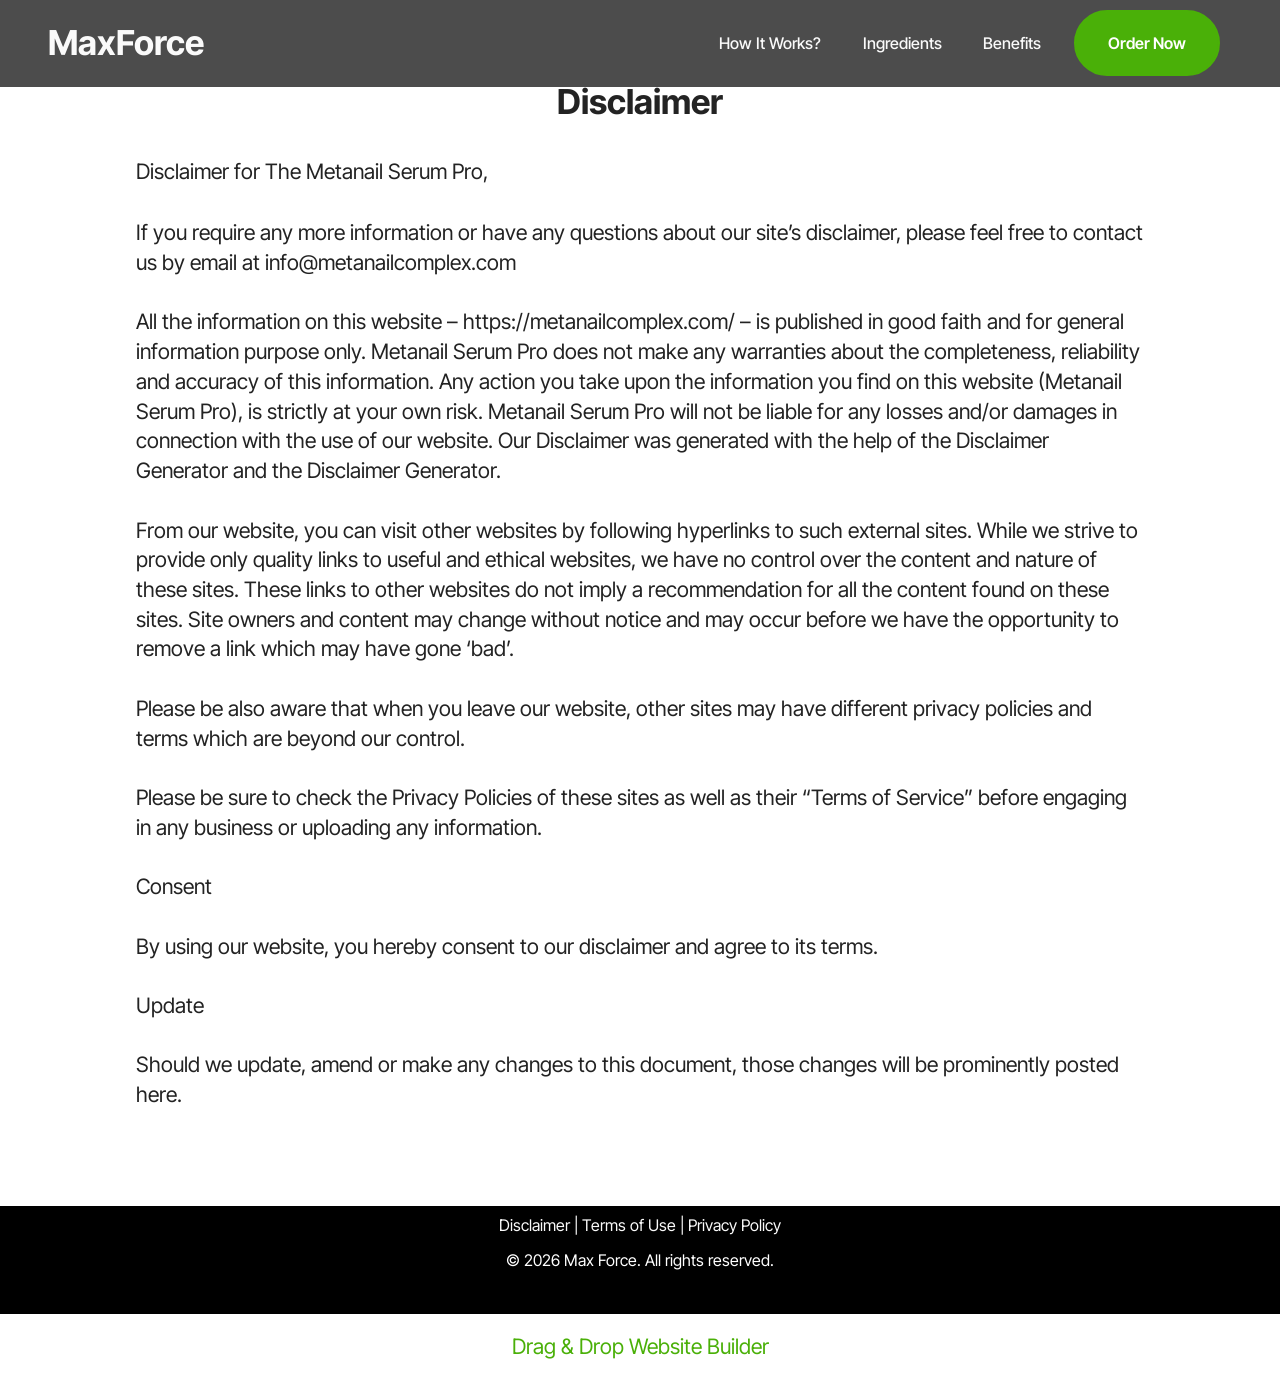
<file: disclaimer.html>
<!DOCTYPE html>
<html  lang="en">
<head>
  <!-- Site made with Mobirise Website Builder v6.1.12, https://mobirise.com -->
  <meta charset="UTF-8">
  <meta http-equiv="X-UA-Compatible" content="IE=edge">
  <meta name="generator" content="Mobirise v6.1.12, mobirise.com">
  <meta name="viewport" content="width=device-width, initial-scale=1, minimum-scale=1">
  <link rel="shortcut icon" href="assets/images/maxforce-2-bottles-1.webp" type="image/x-icon">
  <meta name="description" content="Disclaimer">
  
  
  <title>Disclaimer</title>
  <link rel="stylesheet" href="assets/bootstrap/css/bootstrap.min.css">
  <link rel="stylesheet" href="assets/dropdown/css/style.css">
  <link rel="stylesheet" href="assets/socicon/css/styles.css">
  <link rel="stylesheet" href="assets/theme/css/style.css">
  <link rel="preload" href="https://fonts.googleapis.com/css?family=Inter+Tight:100,200,300,400,500,600,700,800,900,100i,200i,300i,400i,500i,600i,700i,800i,900i&display=swap" as="style" onload="this.onload=null;this.rel='stylesheet'">
  <noscript><link rel="stylesheet" href="https://fonts.googleapis.com/css?family=Inter+Tight:100,200,300,400,500,600,700,800,900,100i,200i,300i,400i,500i,600i,700i,800i,900i&display=swap"></noscript>
  <link rel="preload" as="style" href="assets/mobirise/css/mbr-additional.css?v=4s9bqA"><link rel="stylesheet" href="assets/mobirise/css/mbr-additional.css?v=4s9bqA" type="text/css">

  
  
  
</head>
<body>
  
  <section data-bs-version="5.1" class="menu menu2 cid-vvjRE5VQ8q" once="menu" id="menu2-21">
    
    <nav class="navbar navbar-dropdown navbar-expand-lg">
        <div class="container">
            <div class="navbar-brand">
                
                <span class="navbar-caption-wrap"><a class="navbar-caption text-white text-primary display-2" href="https://maxwebleads.com/13593/1514/2/?">MaxForce<br></a></span>
            </div>
            <button class="navbar-toggler" type="button" data-toggle="collapse" data-bs-toggle="collapse" data-target="#navbarSupportedContent" data-bs-target="#navbarSupportedContent" aria-controls="navbarNavAltMarkup" aria-expanded="false" aria-label="Toggle navigation">
                <div class="hamburger">
                    <span></span>
                    <span></span>
                    <span></span>
                    <span></span>
                </div>
            </button>
            <div class="collapse navbar-collapse" id="navbarSupportedContent">
                <ul class="navbar-nav nav-dropdown" data-app-modern-menu="true"><li class="nav-item"><a class="nav-link link text-white display-4" href="index.html#header3-1m">How It Works?</a></li>
                    <li class="nav-item"><a class="nav-link link text-white display-4" href="index.html#features20-x">
                            Ingredients</a></li>
                    <li class="nav-item"><a class="nav-link link text-white display-4" href="index.html#header3-1n">Benefits</a>
                    </li></ul>
                
                <div class="navbar-buttons mbr-section-btn"><a class="btn btn-primary display-4" href="https://maxwebleads.com/13593/1514/2/?">Order Now</a></div>
            </div>
        </div>
    </nav>
</section>

<section data-bs-version="5.1" class="content5 cid-v9iTd79zZ8" id="content5-1t">
    
    <div class="container">
        <div class="row justify-content-center">
            <div class="col-md-12 col-lg-10">
                <h3 class="mbr-section-title mbr-fonts-style mb-4 display-2">
                    <strong>Disclaimer</strong>
                </h3>
                <h4 class="mbr-section-subtitle mbr-fonts-style mb-4 display-7">Disclaimer for The Metanail Serum Pro,</h4>
                <p class="mbr-text mbr-fonts-style display-7">If you require any more information or have any questions about our site’s disclaimer, please feel free to contact us by email at info@metanailcomplex.com<br>
<br>All the information on this website – https://metanailcomplex.com/ – is published in good faith and for general information purpose only. Metanail Serum Pro does not make any warranties about the completeness, reliability and accuracy of this information. Any action you take upon the information you find on this website (Metanail Serum Pro), is strictly at your own risk. Metanail Serum Pro will not be liable for any losses and/or damages in connection with the use of our website. Our Disclaimer was generated with the help of the Disclaimer Generator and the Disclaimer Generator.
<br>
<br>From our website, you can visit other websites by following hyperlinks to such external sites. While we strive to provide only quality links to useful and ethical websites, we have no control over the content and nature of these sites. These links to other websites do not imply a recommendation for all the content found on these sites. Site owners and content may change without notice and may occur before we have the opportunity to remove a link which may have gone ‘bad’.
<br>
<br>Please be also aware that when you leave our website, other sites may have different privacy policies and terms which are beyond our control.
<br>
<br>Please be sure to check the Privacy Policies of these sites as well as their “Terms of Service” before engaging in any business or uploading any information.
<br>
<br>Consent
<br>
<br>By using our website, you hereby consent to our disclaimer and agree to its terms.
<br>
<br>Update
<br>
<br>Should we update, amend or make any changes to this document, those changes will be prominently posted here.</p>
            </div>
        </div>
    </div>
</section>

<section data-bs-version="5.1" class="footer3 cid-uSDDWmb6KM" once="footers" id="footer3-1s">

    

    

    <div class="container">
        <div class="media-container-row align-center mbr-white">
            
            
            <div class="JCB row row-copirayt">
            <p><a href="https://yourorderwasconfirmed.com/disclaimer/" class="text-white text-primary" target="_blank">Disclaimer </a>| <a href="https://yourorderwasconfirmed.com/terms-of-service/" class="text-white text-primary" target="_blank">Terms of Use</a>&nbsp;| <a href="https://yourorderwasconfirmed.com/privacy-policies/" class="text-white text-primary" target="_blank">Privacy&nbsp;Policy</a></p>
            
            <p class="mbr-text mb-0 mbr-fonts-style mbr-white align-center display-4">© 2026 Max Force. All rights reserved.<br></p>
                
                
            </div>
        </div>
    </div>
</section><section class="display-7" style="padding: 0;align-items: center;justify-content: center;flex-wrap: wrap;    align-content: center;display: flex;position: relative;height: 4rem;"><a href="https://mobiri.se/4429519" style="flex: 1 1;height: 4rem;position: absolute;width: 100%;z-index: 1;"><img alt="" style="height: 4rem;" src="[data-uri]"></a><p style="margin: 0;text-align: center;" class="display-7">&#8204;</p><a style="z-index:1" href="https://mobirise.com/drag-drop-website-builder.html">Drag & Drop Website Builder</a></section><script src="assets/bootstrap/js/bootstrap.bundle.min.js"></script>  <script src="assets/smoothscroll/smooth-scroll.js"></script>  <script src="assets/ytplayer/index.js"></script>  <script src="assets/dropdown/js/navbar-dropdown.js"></script>  <script src="assets/theme/js/script.js"></script>  
  
  
</body>
</html>
</file>
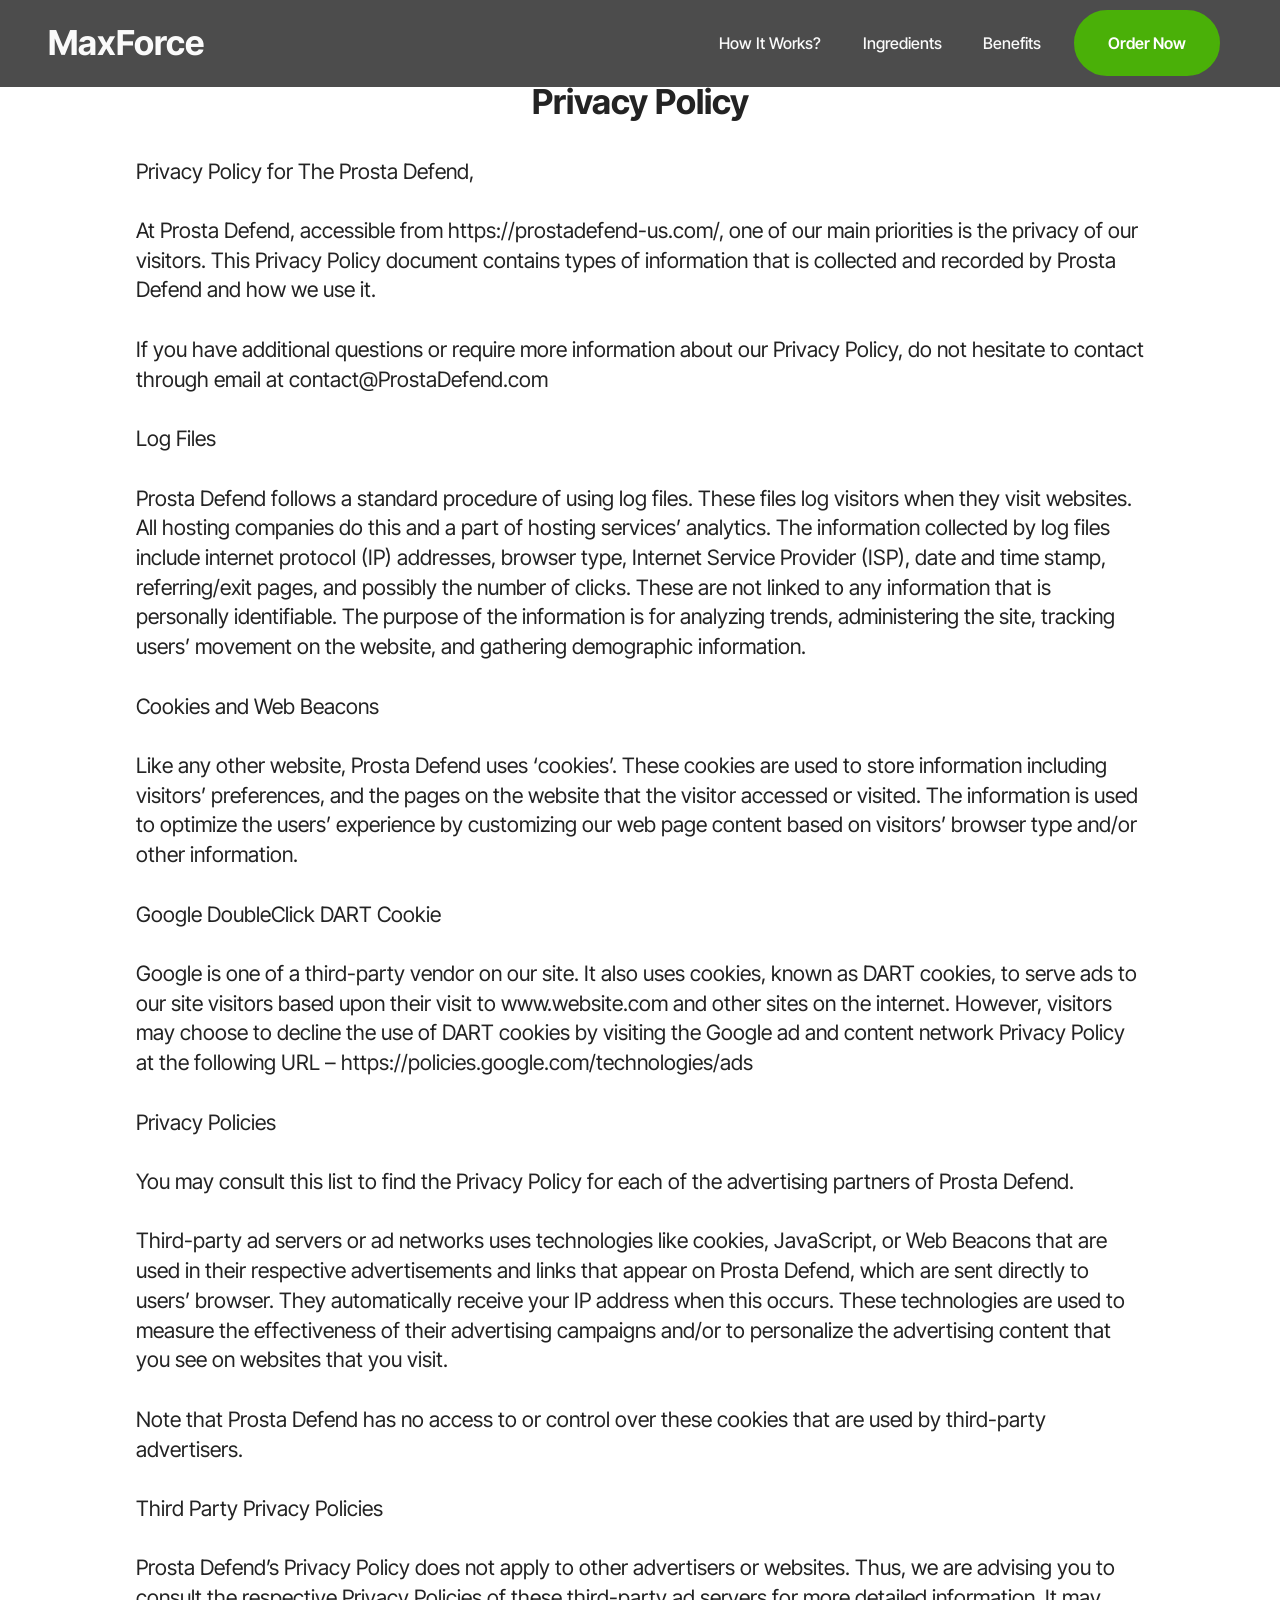
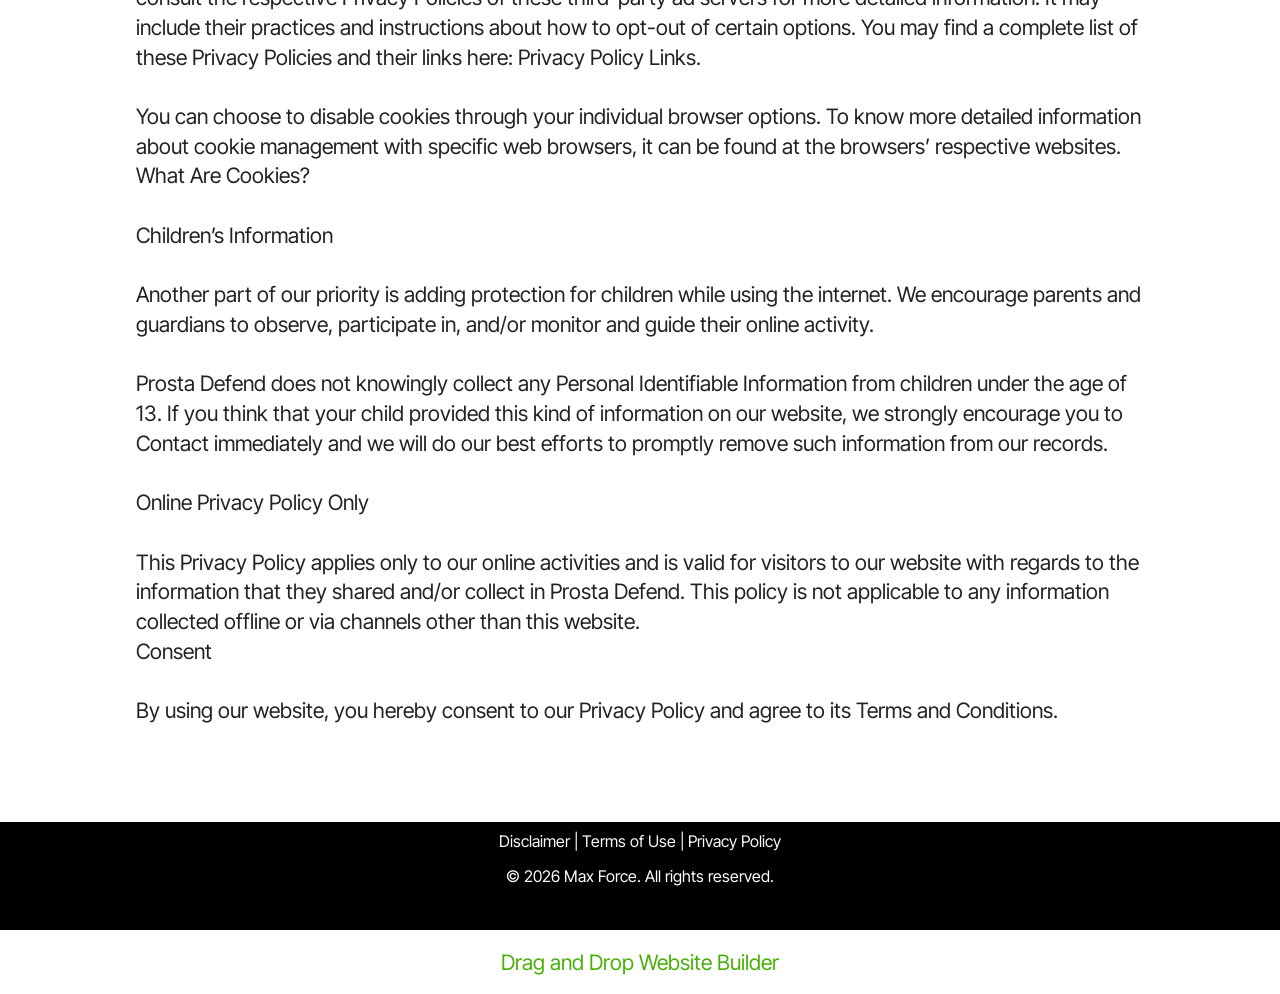
<file: privacy-policy.html>
<!DOCTYPE html>
<html  lang="en">
<head>
  <!-- Site made with Mobirise Website Builder v6.1.12, https://mobirise.com -->
  <meta charset="UTF-8">
  <meta http-equiv="X-UA-Compatible" content="IE=edge">
  <meta name="generator" content="Mobirise v6.1.12, mobirise.com">
  <meta name="viewport" content="width=device-width, initial-scale=1, minimum-scale=1">
  <link rel="shortcut icon" href="assets/images/maxforce-2-bottles-1.webp" type="image/x-icon">
  <meta name="description" content="Privacy Policy">
  
  
  <title>Privacy Policy</title>
  <link rel="stylesheet" href="assets/bootstrap/css/bootstrap.min.css">
  <link rel="stylesheet" href="assets/dropdown/css/style.css">
  <link rel="stylesheet" href="assets/socicon/css/styles.css">
  <link rel="stylesheet" href="assets/theme/css/style.css">
  <link rel="preload" href="https://fonts.googleapis.com/css?family=Inter+Tight:100,200,300,400,500,600,700,800,900,100i,200i,300i,400i,500i,600i,700i,800i,900i&display=swap" as="style" onload="this.onload=null;this.rel='stylesheet'">
  <noscript><link rel="stylesheet" href="https://fonts.googleapis.com/css?family=Inter+Tight:100,200,300,400,500,600,700,800,900,100i,200i,300i,400i,500i,600i,700i,800i,900i&display=swap"></noscript>
  <link rel="preload" as="style" href="assets/mobirise/css/mbr-additional.css?v=x1XWFs"><link rel="stylesheet" href="assets/mobirise/css/mbr-additional.css?v=x1XWFs" type="text/css">

  
  
  
</head>
<body>
  
  <section data-bs-version="5.1" class="menu menu2 cid-vvjRE5VQ8q" once="menu" id="menu2-21">
    
    <nav class="navbar navbar-dropdown navbar-expand-lg">
        <div class="container">
            <div class="navbar-brand">
                
                <span class="navbar-caption-wrap"><a class="navbar-caption text-white text-primary display-2" href="https://maxwebleads.com/13593/1514/2/?">MaxForce<br></a></span>
            </div>
            <button class="navbar-toggler" type="button" data-toggle="collapse" data-bs-toggle="collapse" data-target="#navbarSupportedContent" data-bs-target="#navbarSupportedContent" aria-controls="navbarNavAltMarkup" aria-expanded="false" aria-label="Toggle navigation">
                <div class="hamburger">
                    <span></span>
                    <span></span>
                    <span></span>
                    <span></span>
                </div>
            </button>
            <div class="collapse navbar-collapse" id="navbarSupportedContent">
                <ul class="navbar-nav nav-dropdown" data-app-modern-menu="true"><li class="nav-item"><a class="nav-link link text-white display-4" href="index.html#header3-1m">How It Works?</a></li>
                    <li class="nav-item"><a class="nav-link link text-white display-4" href="index.html#features20-x">
                            Ingredients</a></li>
                    <li class="nav-item"><a class="nav-link link text-white display-4" href="index.html#header3-1n">Benefits</a>
                    </li></ul>
                
                <div class="navbar-buttons mbr-section-btn"><a class="btn btn-primary display-4" href="https://maxwebleads.com/13593/1514/2/?">Order Now</a></div>
            </div>
        </div>
    </nav>
</section>

<section data-bs-version="5.1" class="content5 cid-v9iSN8Kppa" id="content5-1r">
    
    <div class="container">
        <div class="row justify-content-center">
            <div class="col-md-12 col-lg-10">
                <h3 class="mbr-section-title mbr-fonts-style mb-4 display-2"><strong>Privacy Policy</strong></h3>
                
                <p class="mbr-text mbr-fonts-style display-7">Privacy Policy for The Prosta Defend,
<br>
<br>At Prosta Defend, accessible from https://prostadefend-us.com/, one of our main priorities is the privacy of our visitors. This Privacy Policy document contains types of information that is collected and recorded by Prosta Defend and how we use it.
<br>
<br>If you have additional questions or require more information about our Privacy Policy, do not hesitate to contact through email at contact@ProstaDefend.com
<br>
<br>Log Files
<br>
<br>Prosta Defend follows a standard procedure of using log files. These files log visitors when they visit websites. All hosting companies do this and a part of hosting services’ analytics. The information collected by log files include internet protocol (IP) addresses, browser type, Internet Service Provider (ISP), date and time stamp, referring/exit pages, and possibly the number of clicks. These are not linked to any information that is personally identifiable. The purpose of the information is for analyzing trends, administering the site, tracking users’ movement on the website, and gathering demographic information.
<br>
<br>Cookies and Web Beacons
<br>
<br>Like any other website, Prosta Defend uses ‘cookies’. These cookies are used to store information including visitors’ preferences, and the pages on the website that the visitor accessed or visited. The information is used to optimize the users’ experience by customizing our web page content based on visitors’ browser type and/or other information.
<br>
<br>Google DoubleClick DART Cookie
<br>
<br>Google is one of a third-party vendor on our site. It also uses cookies, known as DART cookies, to serve ads to our site visitors based upon their visit to www.website.com and other sites on the internet. However, visitors may choose to decline the use of DART cookies by visiting the Google ad and content network Privacy Policy at the following URL – https://policies.google.com/technologies/ads
<br>
<br>Privacy Policies
<br>
<br>You may consult this list to find the Privacy Policy for each of the advertising partners of Prosta Defend.
<br>
<br>Third-party ad servers or ad networks uses technologies like cookies, JavaScript, or Web Beacons that are used in their respective advertisements and links that appear on Prosta Defend, which are sent directly to users’ browser. They automatically receive your IP address when this occurs. These technologies are used to measure the effectiveness of their advertising campaigns and/or to personalize the advertising content that you see on websites that you visit.
<br>
<br>Note that Prosta Defend has no access to or control over these cookies that are used by third-party advertisers.
<br>
<br>Third Party Privacy Policies
<br>
<br>Prosta Defend’s Privacy Policy does not apply to other advertisers or websites. Thus, we are advising you to consult the respective Privacy Policies of these third-party ad servers for more detailed information. It may include their practices and instructions about how to opt-out of certain options. You may find a complete list of these Privacy Policies and their links here: Privacy Policy Links.
<br>
<br>You can choose to disable cookies through your individual browser options. To know more detailed information about cookie management with specific web browsers, it can be found at the browsers’ respective websites. What Are Cookies?
<br>
<br>Children’s Information
<br>
<br>Another part of our priority is adding protection for children while using the internet. We encourage parents and guardians to observe, participate in, and/or monitor and guide their online activity.
<br>
<br>Prosta Defend does not knowingly collect any Personal Identifiable Information from children under the age of 13. If you think that your child provided this kind of information on our website, we strongly encourage you to Contact immediately and we will do our best efforts to promptly remove such information from our records.
<br>
<br>Online Privacy Policy Only
<br>
<br>This Privacy Policy applies only to our online activities and is valid for visitors to our website with regards to the information that they shared and/or collect in Prosta Defend. This policy is not applicable to any information collected offline or via channels other than this website.
<br>Consent
<br>
<br>By using our website, you hereby consent to our Privacy Policy and agree to its Terms and Conditions.</p>
            </div>
        </div>
    </div>
</section>

<section data-bs-version="5.1" class="footer3 cid-uSDDWmb6KM" once="footers" id="footer3-1q">

    

    

    <div class="container">
        <div class="media-container-row align-center mbr-white">
            
            
            <div class="JCB row row-copirayt">
            <p><a href="https://yourorderwasconfirmed.com/disclaimer/" class="text-white text-primary" target="_blank">Disclaimer </a>| <a href="https://yourorderwasconfirmed.com/terms-of-service/" class="text-white text-primary" target="_blank">Terms of Use</a>&nbsp;| <a href="https://yourorderwasconfirmed.com/privacy-policies/" class="text-white text-primary" target="_blank">Privacy&nbsp;Policy</a></p>
            
            <p class="mbr-text mb-0 mbr-fonts-style mbr-white align-center display-4">© 2026 Max Force. All rights reserved.<br></p>
                
                
            </div>
        </div>
    </div>
</section><section class="display-7" style="padding: 0;align-items: center;justify-content: center;flex-wrap: wrap;    align-content: center;display: flex;position: relative;height: 4rem;"><a href="https://mobiri.se/4429519" style="flex: 1 1;height: 4rem;position: absolute;width: 100%;z-index: 1;"><img alt="" style="height: 4rem;" src="[data-uri]"></a><p style="margin: 0;text-align: center;" class="display-7">&#8204;</p><a style="z-index:1" href="https://mobirise.com/drag-drop-website-builder.html">Drag and Drop Website Builder</a></section><script src="assets/bootstrap/js/bootstrap.bundle.min.js"></script>  <script src="assets/smoothscroll/smooth-scroll.js"></script>  <script src="assets/ytplayer/index.js"></script>  <script src="assets/dropdown/js/navbar-dropdown.js"></script>  <script src="assets/theme/js/script.js"></script>  
  
  
</body>
</html>
</file>
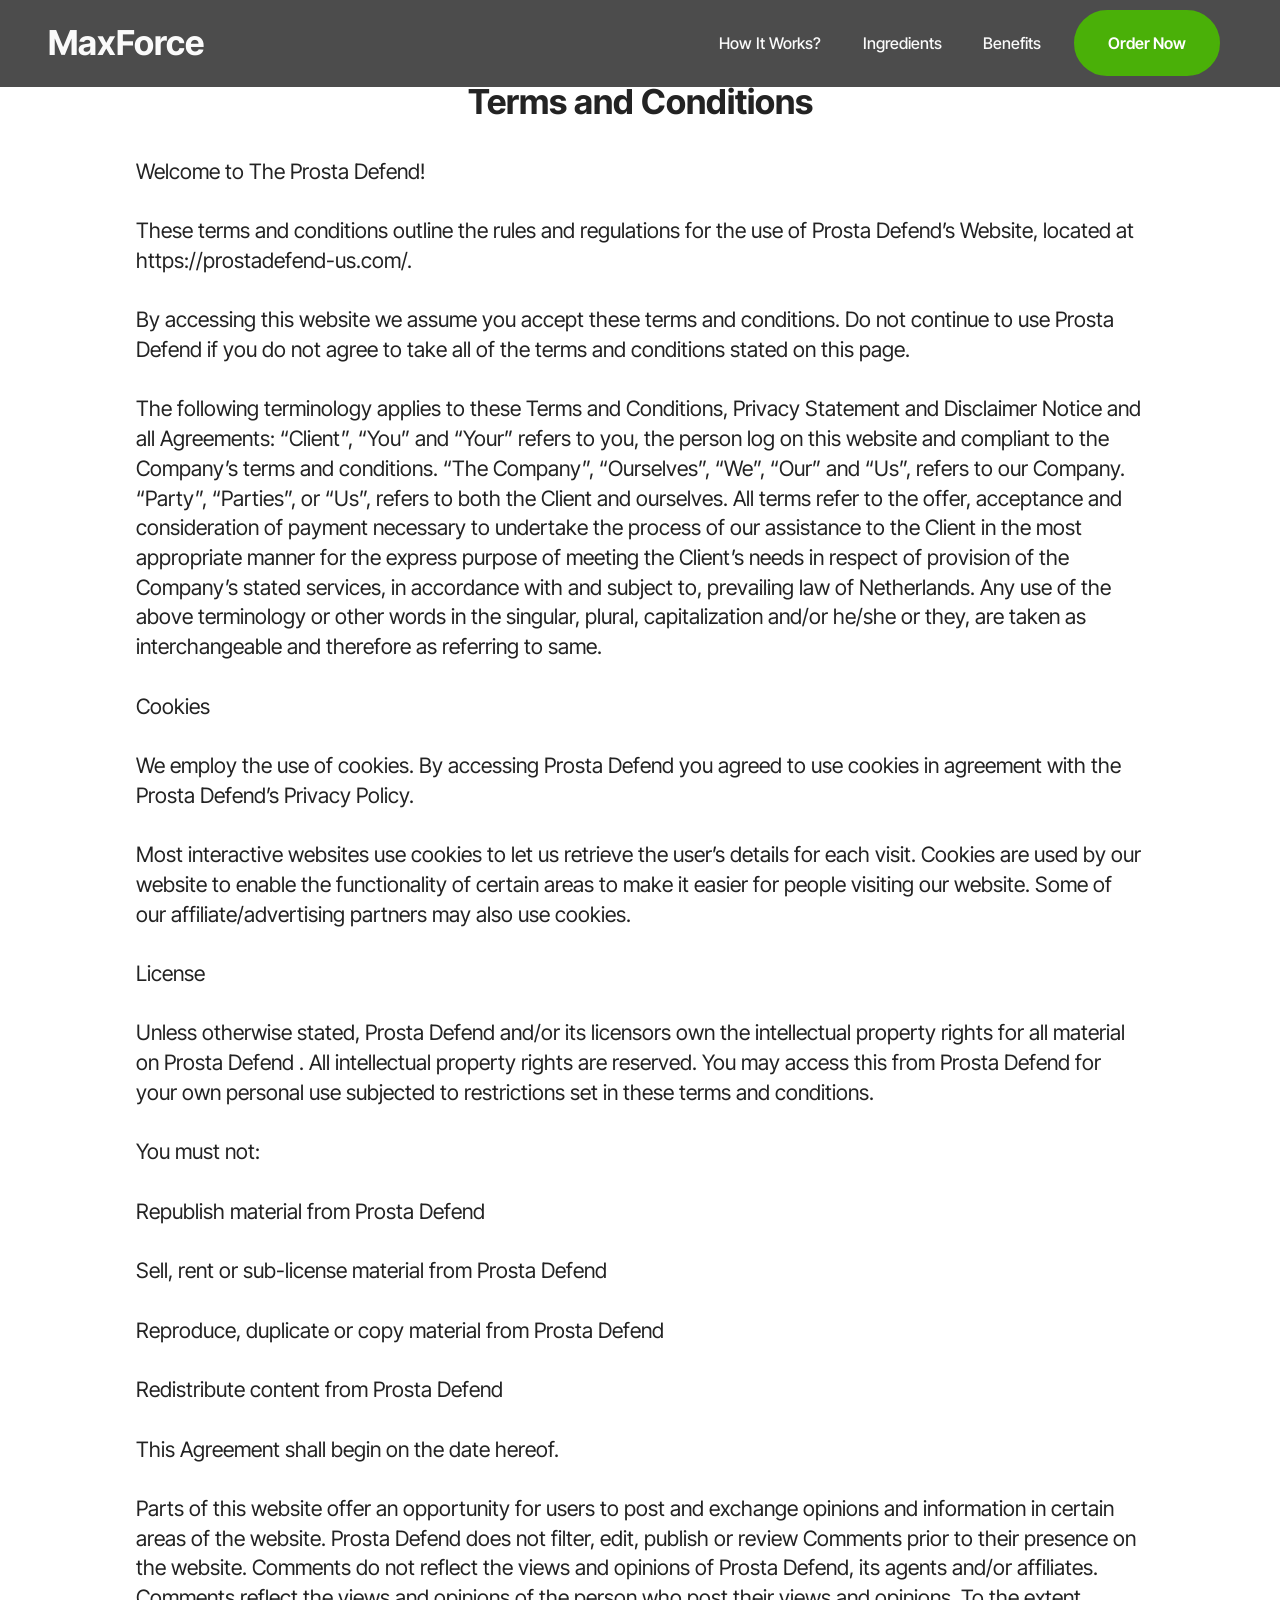
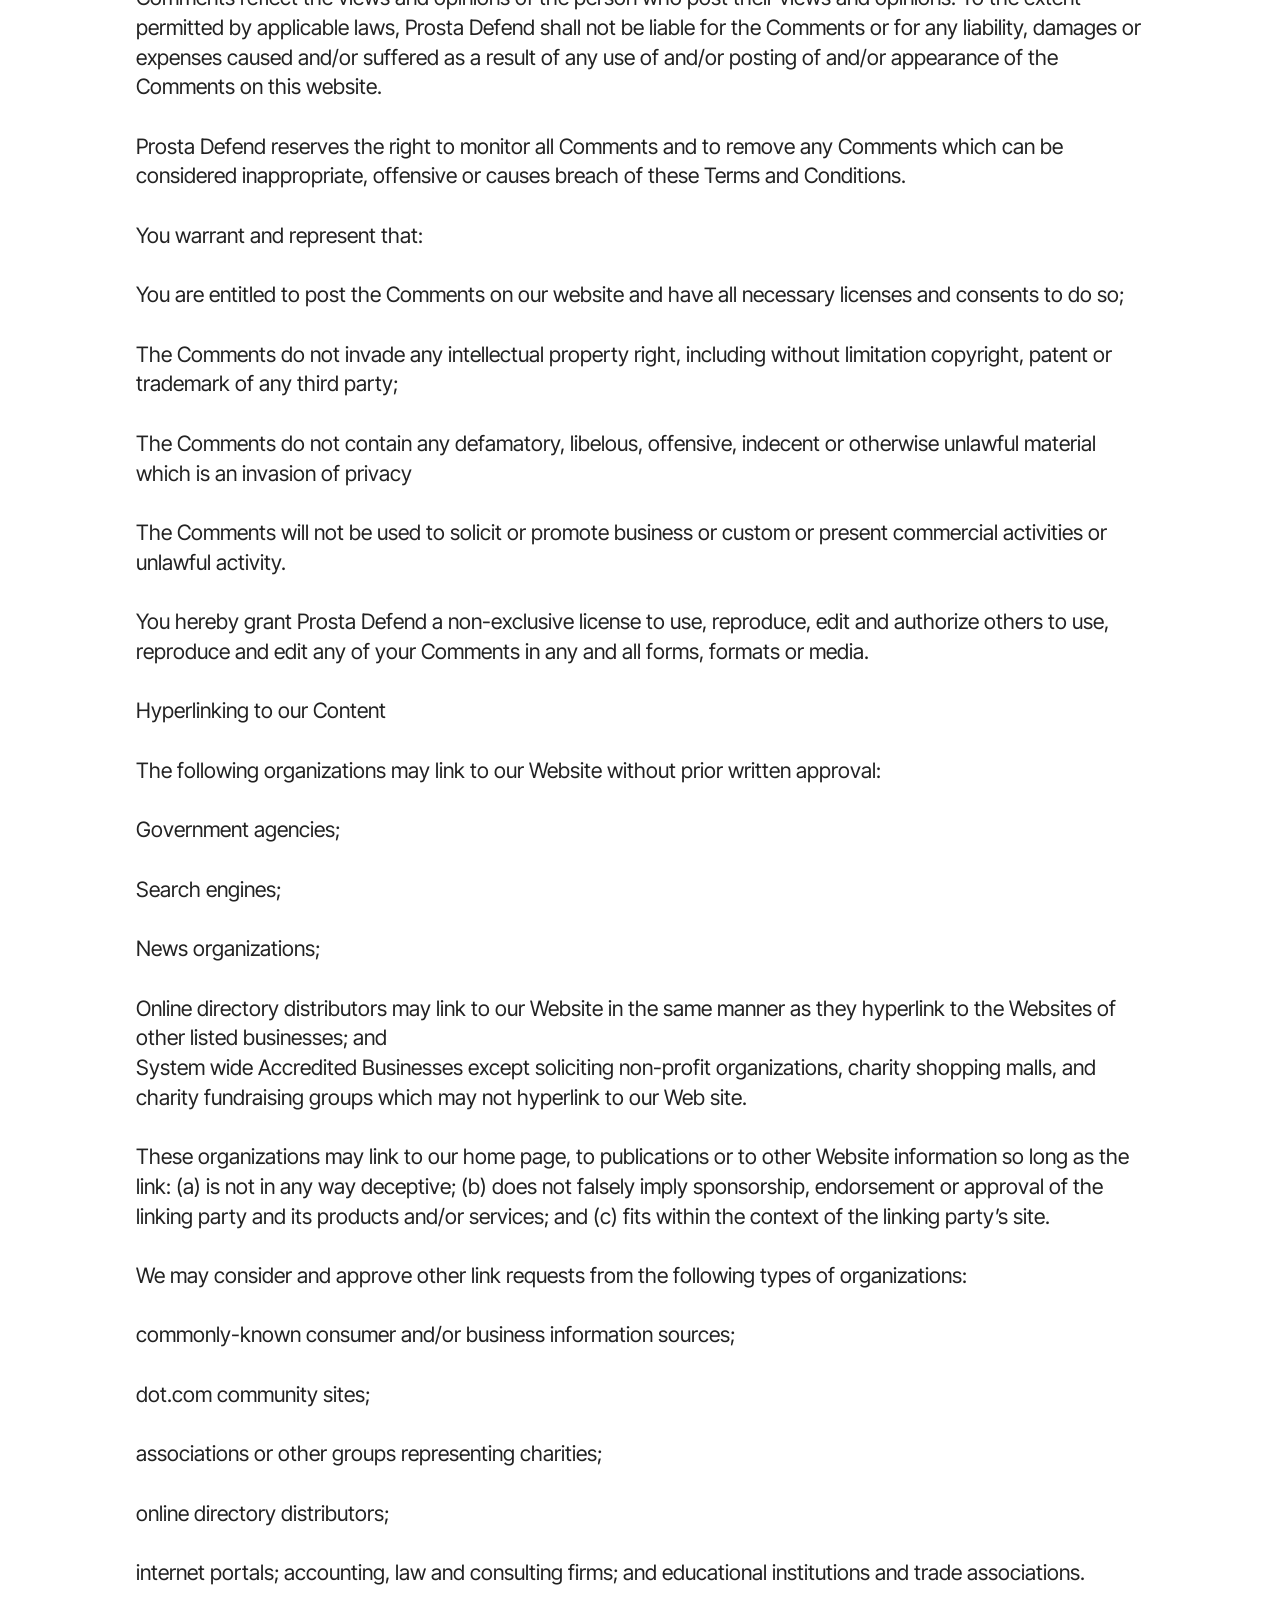
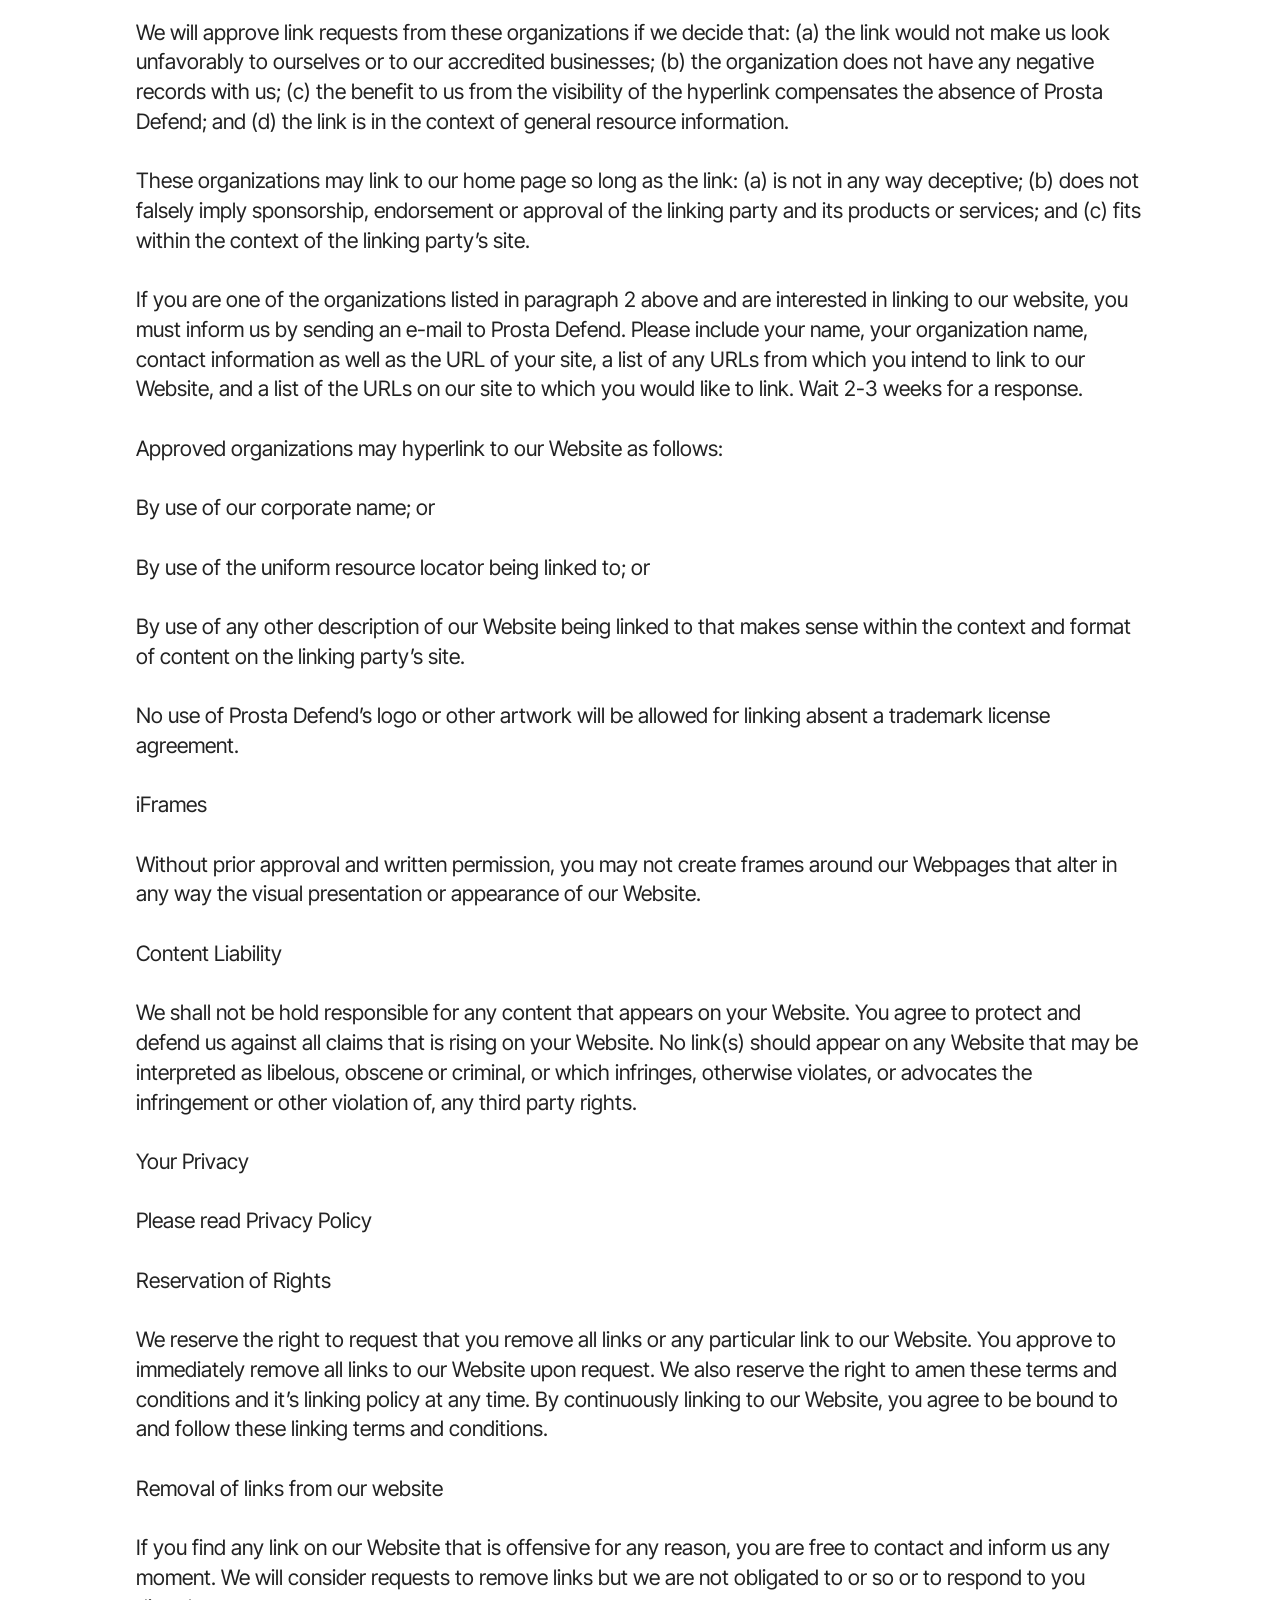
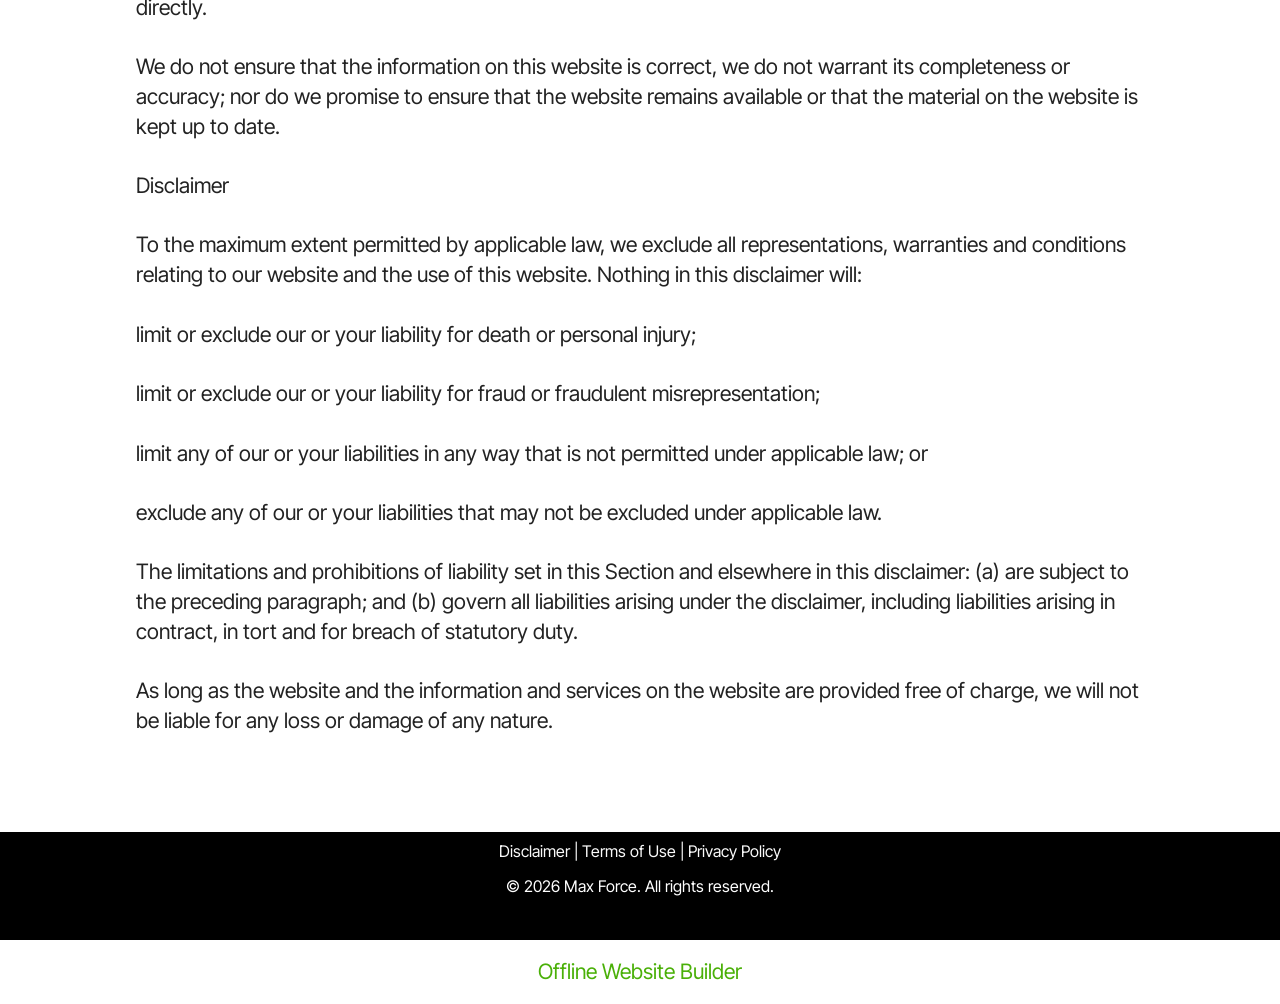
<file: terms.html>
<!DOCTYPE html>
<html  lang="en">
<head>
  <!-- Site made with Mobirise Website Builder v6.1.12, https://mobirise.com -->
  <meta charset="UTF-8">
  <meta http-equiv="X-UA-Compatible" content="IE=edge">
  <meta name="generator" content="Mobirise v6.1.12, mobirise.com">
  <meta name="viewport" content="width=device-width, initial-scale=1, minimum-scale=1">
  <link rel="shortcut icon" href="assets/images/maxforce-2-bottles-1.webp" type="image/x-icon">
  <meta name="description" content="Terms and Conditions">
  
  
  <title>Terms and Conditions</title>
  <link rel="stylesheet" href="assets/bootstrap/css/bootstrap.min.css">
  <link rel="stylesheet" href="assets/dropdown/css/style.css">
  <link rel="stylesheet" href="assets/socicon/css/styles.css">
  <link rel="stylesheet" href="assets/theme/css/style.css">
  <link rel="preload" href="https://fonts.googleapis.com/css?family=Inter+Tight:100,200,300,400,500,600,700,800,900,100i,200i,300i,400i,500i,600i,700i,800i,900i&display=swap" as="style" onload="this.onload=null;this.rel='stylesheet'">
  <noscript><link rel="stylesheet" href="https://fonts.googleapis.com/css?family=Inter+Tight:100,200,300,400,500,600,700,800,900,100i,200i,300i,400i,500i,600i,700i,800i,900i&display=swap"></noscript>
  <link rel="preload" as="style" href="assets/mobirise/css/mbr-additional.css?v=vuyVxV"><link rel="stylesheet" href="assets/mobirise/css/mbr-additional.css?v=vuyVxV" type="text/css">

  
  
  
</head>
<body>
  
  <section data-bs-version="5.1" class="menu menu2 cid-vvjRE5VQ8q" once="menu" id="menu2-21">
    
    <nav class="navbar navbar-dropdown navbar-expand-lg">
        <div class="container">
            <div class="navbar-brand">
                
                <span class="navbar-caption-wrap"><a class="navbar-caption text-white text-primary display-2" href="https://maxwebleads.com/13593/1514/2/?">MaxForce<br></a></span>
            </div>
            <button class="navbar-toggler" type="button" data-toggle="collapse" data-bs-toggle="collapse" data-target="#navbarSupportedContent" data-bs-target="#navbarSupportedContent" aria-controls="navbarNavAltMarkup" aria-expanded="false" aria-label="Toggle navigation">
                <div class="hamburger">
                    <span></span>
                    <span></span>
                    <span></span>
                    <span></span>
                </div>
            </button>
            <div class="collapse navbar-collapse" id="navbarSupportedContent">
                <ul class="navbar-nav nav-dropdown" data-app-modern-menu="true"><li class="nav-item"><a class="nav-link link text-white display-4" href="index.html#header3-1m">How It Works?</a></li>
                    <li class="nav-item"><a class="nav-link link text-white display-4" href="index.html#features20-x">
                            Ingredients</a></li>
                    <li class="nav-item"><a class="nav-link link text-white display-4" href="index.html#header3-1n">Benefits</a>
                    </li></ul>
                
                <div class="navbar-buttons mbr-section-btn"><a class="btn btn-primary display-4" href="https://maxwebleads.com/13593/1514/2/?">Order Now</a></div>
            </div>
        </div>
    </nav>
</section>

<section data-bs-version="5.1" class="content5 cid-v9iRNTFE0Z" id="content5-1p">
    
    <div class="container">
        <div class="row justify-content-center">
            <div class="col-md-12 col-lg-10">
                <h3 class="mbr-section-title mbr-fonts-style mb-4 display-2"><strong>Terms and Conditions</strong></h3>
                
                <p class="mbr-text mbr-fonts-style display-7">Welcome to The Prosta Defend!
<br>
<br>These terms and conditions outline the rules and regulations for the use of Prosta Defend’s Website, located at https://prostadefend-us.com/.
<br>
<br>By accessing this website we assume you accept these terms and conditions. Do not continue to use Prosta Defend if you do not agree to take all of the terms and conditions stated on this page.
<br>
<br>The following terminology applies to these Terms and Conditions, Privacy Statement and Disclaimer Notice and all Agreements: “Client”, “You” and “Your” refers to you, the person log on this website and compliant to the Company’s terms and conditions. “The Company”, “Ourselves”, “We”, “Our” and “Us”, refers to our Company. “Party”, “Parties”, or “Us”, refers to both the Client and ourselves. All terms refer to the offer, acceptance and consideration of payment necessary to undertake the process of our assistance to the Client in the most appropriate manner for the express purpose of meeting the Client’s needs in respect of provision of the Company’s stated services, in accordance with and subject to, prevailing law of Netherlands. Any use of the above terminology or other words in the singular, plural, capitalization and/or he/she or they, are taken as interchangeable and therefore as referring to same.
<br>
<br>Cookies
<br>
<br>We employ the use of cookies. By accessing Prosta Defend you agreed to use cookies in agreement with the Prosta Defend’s Privacy Policy.
<br>
<br>Most interactive websites use cookies to let us retrieve the user’s details for each visit. Cookies are used by our website to enable the functionality of certain areas to make it easier for people visiting our website. Some of our affiliate/advertising partners may also use cookies.
<br>
<br>License
<br>
<br>Unless otherwise stated, Prosta Defend and/or its licensors own the intellectual property rights for all material on Prosta Defend . All intellectual property rights are reserved. You may access this from Prosta Defend for your own personal use subjected to restrictions set in these terms and conditions.
<br>
<br>You must not:
<br>
<br>Republish material from Prosta Defend
<br>
<br>Sell, rent or sub-license material from Prosta Defend
<br>
<br>Reproduce, duplicate or copy material from Prosta Defend
<br>
<br>Redistribute content from Prosta Defend
<br>
<br>This Agreement shall begin on the date hereof.
<br>
<br>Parts of this website offer an opportunity for users to post and exchange opinions and information in certain areas of the website. Prosta Defend does not filter, edit, publish or review Comments prior to their presence on the website. Comments do not reflect the views and opinions of Prosta Defend, its agents and/or affiliates. Comments reflect the views and opinions of the person who post their views and opinions. To the extent permitted by applicable laws, Prosta Defend shall not be liable for the Comments or for any liability, damages or expenses caused and/or suffered as a result of any use of and/or posting of and/or appearance of the Comments on this website.
<br>
<br>Prosta Defend reserves the right to monitor all Comments and to remove any Comments which can be considered inappropriate, offensive or causes breach of these Terms and Conditions.
<br>
<br>You warrant and represent that:
<br>
<br>You are entitled to post the Comments on our website and have all necessary licenses and consents to do so;
<br>
<br>The Comments do not invade any intellectual property right, including without limitation copyright, patent or trademark of any third party;
<br>
<br>The Comments do not contain any defamatory, libelous, offensive, indecent or otherwise unlawful material which is an invasion of privacy
<br>
<br>The Comments will not be used to solicit or promote business or custom or present commercial activities or unlawful activity.
<br>
<br>You hereby grant Prosta Defend a non-exclusive license to use, reproduce, edit and authorize others to use, reproduce and edit any of your Comments in any and all forms, formats or media.
<br>
<br>Hyperlinking to our Content
<br>
<br>The following organizations may link to our Website without prior written approval:
<br>
<br>Government agencies;
<br>
<br>Search engines;
<br>
<br>News organizations;
<br>
<br>Online directory distributors may link to our Website in the same manner as they hyperlink to the Websites of other listed businesses; and
<br>System wide Accredited Businesses except soliciting non-profit organizations, charity shopping malls, and charity fundraising groups which may not hyperlink to our Web site.
<br>
<br>These organizations may link to our home page, to publications or to other Website information so long as the link: (a) is not in any way deceptive; (b) does not falsely imply sponsorship, endorsement or approval of the linking party and its products and/or services; and (c) fits within the context of the linking party’s site.
<br>
<br>We may consider and approve other link requests from the following types of organizations:
<br>
<br>commonly-known consumer and/or business information sources;
<br>
<br>dot.com community sites;
<br>
<br>associations or other groups representing charities;
<br>
<br>online directory distributors;
<br>
<br>internet portals; accounting, law and consulting firms; and educational institutions and trade associations.
<br>
<br>We will approve link requests from these organizations if we decide that: (a) the link would not make us look unfavorably to ourselves or to our accredited businesses; (b) the organization does not have any negative records with us; (c) the benefit to us from the visibility of the hyperlink compensates the absence of Prosta Defend; and (d) the link is in the context of general resource information.
<br>
<br>These organizations may link to our home page so long as the link: (a) is not in any way deceptive; (b) does not falsely imply sponsorship, endorsement or approval of the linking party and its products or services; and (c) fits within the context of the linking party’s site.
<br>
<br>If you are one of the organizations listed in paragraph 2 above and are interested in linking to our website, you must inform us by sending an e-mail to Prosta Defend. Please include your name, your organization name, contact information as well as the URL of your site, a list of any URLs from which you intend to link to our Website, and a list of the URLs on our site to which you would like to link. Wait 2-3 weeks for a response.
<br>
<br>Approved organizations may hyperlink to our Website as follows:
<br>
<br>By use of our corporate name; or
<br>
<br>By use of the uniform resource locator being linked to; or
<br>
<br>By use of any other description of our Website being linked to that makes sense within the context and format of content on the linking party’s site.
<br>
<br>No use of Prosta Defend’s logo or other artwork will be allowed for linking absent a trademark license agreement.
<br>
<br>iFrames
<br>
<br>Without prior approval and written permission, you may not create frames around our Webpages that alter in any way the visual presentation or appearance of our Website.
<br>
<br>Content Liability
<br>
<br>We shall not be hold responsible for any content that appears on your Website. You agree to protect and defend us against all claims that is rising on your Website. No link(s) should appear on any Website that may be interpreted as libelous, obscene or criminal, or which infringes, otherwise violates, or advocates the infringement or other violation of, any third party rights.
<br>
<br>Your Privacy
<br>
<br>Please read Privacy Policy
<br>
<br>Reservation of Rights
<br>
<br>We reserve the right to request that you remove all links or any particular link to our Website. You approve to immediately remove all links to our Website upon request. We also reserve the right to amen these terms and conditions and it’s linking policy at any time. By continuously linking to our Website, you agree to be bound to and follow these linking terms and conditions.
<br>
<br>Removal of links from our website
<br>
<br>If you find any link on our Website that is offensive for any reason, you are free to contact and inform us any moment. We will consider requests to remove links but we are not obligated to or so or to respond to you directly.
<br>
<br>We do not ensure that the information on this website is correct, we do not warrant its completeness or accuracy; nor do we promise to ensure that the website remains available or that the material on the website is kept up to date.
<br>
<br>Disclaimer
<br>
<br>To the maximum extent permitted by applicable law, we exclude all representations, warranties and conditions relating to our website and the use of this website. Nothing in this disclaimer will:
<br>
<br>limit or exclude our or your liability for death or personal injury;
<br>
<br>limit or exclude our or your liability for fraud or fraudulent misrepresentation;
<br>
<br>limit any of our or your liabilities in any way that is not permitted under applicable law; or
<br>
<br>exclude any of our or your liabilities that may not be excluded under applicable law.
<br>
<br>The limitations and prohibitions of liability set in this Section and elsewhere in this disclaimer: (a) are subject to the preceding paragraph; and (b) govern all liabilities arising under the disclaimer, including liabilities arising in contract, in tort and for breach of statutory duty.
<br>
<br>As long as the website and the information and services on the website are provided free of charge, we will not be liable for any loss or damage of any nature.</p>
            </div>
        </div>
    </div>
</section>

<section data-bs-version="5.1" class="footer3 cid-uSDDWmb6KM" once="footers" id="footer3-1o">

    

    

    <div class="container">
        <div class="media-container-row align-center mbr-white">
            
            
            <div class="JCB row row-copirayt">
            <p><a href="https://yourorderwasconfirmed.com/disclaimer/" class="text-white text-primary" target="_blank">Disclaimer </a>| <a href="https://yourorderwasconfirmed.com/terms-of-service/" class="text-white text-primary" target="_blank">Terms of Use</a>&nbsp;| <a href="https://yourorderwasconfirmed.com/privacy-policies/" class="text-white text-primary" target="_blank">Privacy&nbsp;Policy</a></p>
            
            <p class="mbr-text mb-0 mbr-fonts-style mbr-white align-center display-4">© 2026 Max Force. All rights reserved.<br></p>
                
                
            </div>
        </div>
    </div>
</section><section class="display-7" style="padding: 0;align-items: center;justify-content: center;flex-wrap: wrap;    align-content: center;display: flex;position: relative;height: 4rem;"><a href="https://mobiri.se/4429519" style="flex: 1 1;height: 4rem;position: absolute;width: 100%;z-index: 1;"><img alt="" style="height: 4rem;" src="[data-uri]"></a><p style="margin: 0;text-align: center;" class="display-7">&#8204;</p><a style="z-index:1" href="https://mobirise.com/offline-website-builder.html">Offline Website Builder</a></section><script src="assets/bootstrap/js/bootstrap.bundle.min.js"></script>  <script src="assets/smoothscroll/smooth-scroll.js"></script>  <script src="assets/ytplayer/index.js"></script>  <script src="assets/dropdown/js/navbar-dropdown.js"></script>  <script src="assets/theme/js/script.js"></script>  
  
  
</body>
</html>
</file>
<file: assets/web/assets/mobirise-icons2/mobirise2.css>
@font-face {
  font-family: 'Moririse2';
  font-display: swap;
  src:  url('mobirise2.eot?f2bix4');
  src:  url('mobirise2.eot?f2bix4#iefix') format('embedded-opentype'),
    url('mobirise2.woff2?f2bix4') format('woff2'),
    url('mobirise2.woff?f2bix4') format('woff'),
    url('mobirise2.ttf?f2bix4') format('truetype'),
    url('mobirise2.svg?f2bix4#mobirise2') format('svg');
  font-weight: normal;
  font-style: normal;
}

[class^="mobi-"], [class*=" mobi-"] {
  /* use !important to prevent issues with browser extensions that change fonts */
  font-family: 'Moririse2' !important;
  speak: none;
  font-style: normal;
  font-weight: normal;
  font-variant: normal;
  text-transform: none;
  line-height: 1;

  /* Better Font Rendering =========== */
  -webkit-font-smoothing: antialiased;
  -moz-osx-font-smoothing: grayscale;
}

.mobi-mbri-add-submenu:before {
  content: "\e900";
}
.mobi-mbri-alert:before {
  content: "\e901";
}
.mobi-mbri-align-center:before {
  content: "\e902";
}
.mobi-mbri-align-justify:before {
  content: "\e903";
}
.mobi-mbri-align-left:before {
  content: "\e904";
}
.mobi-mbri-align-right:before {
  content: "\e905";
}
.mobi-mbri-android:before {
  content: "\e906";
}
.mobi-mbri-apple:before {
  content: "\e907";
}
.mobi-mbri-arrow-down:before {
  content: "\e908";
}
.mobi-mbri-arrow-next:before {
  content: "\e909";
}
.mobi-mbri-arrow-prev:before {
  content: "\e90a";
}
.mobi-mbri-arrow-up:before {
  content: "\e90b";
}
.mobi-mbri-bold:before {
  content: "\e90c";
}
.mobi-mbri-bookmark:before {
  content: "\e90d";
}
.mobi-mbri-bootstrap:before {
  content: "\e90e";
}
.mobi-mbri-briefcase:before {
  content: "\e90f";
}
.mobi-mbri-browse:before {
  content: "\e910";
}
.mobi-mbri-bulleted-list:before {
  content: "\e911";
}
.mobi-mbri-calendar:before {
  content: "\e912";
}
.mobi-mbri-camera:before {
  content: "\e913";
}
.mobi-mbri-cart-add:before {
  content: "\e914";
}
.mobi-mbri-cart-full:before {
  content: "\e915";
}
.mobi-mbri-cash:before {
  content: "\e916";
}
.mobi-mbri-change-style:before {
  content: "\e917";
}
.mobi-mbri-chat:before {
  content: "\e918";
}
.mobi-mbri-clock:before {
  content: "\e919";
}
.mobi-mbri-close:before {
  content: "\e91a";
}
.mobi-mbri-cloud:before {
  content: "\e91b";
}
.mobi-mbri-code:before {
  content: "\e91c";
}
.mobi-mbri-contact-form:before {
  content: "\e91d";
}
.mobi-mbri-credit-card:before {
  content: "\e91e";
}
.mobi-mbri-cursor-click:before {
  content: "\e91f";
}
.mobi-mbri-cust-feedback:before {
  content: "\e920";
}
.mobi-mbri-database:before {
  content: "\e921";
}
.mobi-mbri-delivery:before {
  content: "\e922";
}
.mobi-mbri-desktop:before {
  content: "\e923";
}
.mobi-mbri-devices:before {
  content: "\e924";
}
.mobi-mbri-down:before {
  content: "\e925";
}
.mobi-mbri-download-2:before {
  content: "\e926";
}
.mobi-mbri-download:before {
  content: "\e927";
}
.mobi-mbri-drag-n-drop-2:before {
  content: "\e928";
}
.mobi-mbri-drag-n-drop:before {
  content: "\e929";
}
.mobi-mbri-edit-2:before {
  content: "\e92a";
}
.mobi-mbri-edit:before {
  content: "\e92b";
}
.mobi-mbri-error:before {
  content: "\e92c";
}
.mobi-mbri-extension:before {
  content: "\e92d";
}
.mobi-mbri-features:before {
  content: "\e92e";
}
.mobi-mbri-file:before {
  content: "\e92f";
}
.mobi-mbri-flag:before {
  content: "\e930";
}
.mobi-mbri-folder:before {
  content: "\e931";
}
.mobi-mbri-gift:before {
  content: "\e932";
}
.mobi-mbri-github:before {
  content: "\e933";
}
.mobi-mbri-globe-2:before {
  content: "\e934";
}
.mobi-mbri-globe:before {
  content: "\e935";
}
.mobi-mbri-growing-chart:before {
  content: "\e936";
}
.mobi-mbri-hearth:before {
  content: "\e937";
}
.mobi-mbri-help:before {
  content: "\e938";
}
.mobi-mbri-home:before {
  content: "\e939";
}
.mobi-mbri-hot-cup:before {
  content: "\e93a";
}
.mobi-mbri-idea:before {
  content: "\e93b";
}
.mobi-mbri-image-gallery:before {
  content: "\e93c";
}
.mobi-mbri-image-slider:before {
  content: "\e93d";
}
.mobi-mbri-info:before {
  content: "\e93e";
}
.mobi-mbri-italic:before {
  content: "\e93f";
}
.mobi-mbri-key:before {
  content: "\e940";
}
.mobi-mbri-laptop:before {
  content: "\e941";
}
.mobi-mbri-layers:before {
  content: "\e942";
}
.mobi-mbri-left-right:before {
  content: "\e943";
}
.mobi-mbri-left:before {
  content: "\e944";
}
.mobi-mbri-letter:before {
  content: "\e945";
}
.mobi-mbri-like:before {
  content: "\e946";
}
.mobi-mbri-link:before {
  content: "\e947";
}
.mobi-mbri-lock:before {
  content: "\e948";
}
.mobi-mbri-login:before {
  content: "\e949";
}
.mobi-mbri-logout:before {
  content: "\e94a";
}
.mobi-mbri-magic-stick:before {
  content: "\e94b";
}
.mobi-mbri-map-pin:before {
  content: "\e94c";
}
.mobi-mbri-menu:before {
  content: "\e94d";
}
.mobi-mbri-mobile-2:before {
  content: "\e94e";
}
.mobi-mbri-mobile-horizontal:before {
  content: "\e94f";
}
.mobi-mbri-mobile:before {
  content: "\e950";
}
.mobi-mbri-mobirise:before {
  content: "\e951";
}
.mobi-mbri-more-horizontal:before {
  content: "\e952";
}
.mobi-mbri-more-vertical:before {
  content: "\e953";
}
.mobi-mbri-music:before {
  content: "\e954";
}
.mobi-mbri-new-file:before {
  content: "\e955";
}
.mobi-mbri-numbered-list:before {
  content: "\e956";
}
.mobi-mbri-opened-folder:before {
  content: "\e957";
}
.mobi-mbri-pages:before {
  content: "\e958";
}
.mobi-mbri-paper-plane:before {
  content: "\e959";
}
.mobi-mbri-paperclip:before {
  content: "\e95a";
}
.mobi-mbri-phone:before {
  content: "\e95b";
}
.mobi-mbri-photo:before {
  content: "\e95c";
}
.mobi-mbri-photos:before {
  content: "\e95d";
}
.mobi-mbri-pin:before {
  content: "\e95e";
}
.mobi-mbri-play:before {
  content: "\e95f";
}
.mobi-mbri-plus:before {
  content: "\e960";
}
.mobi-mbri-preview:before {
  content: "\e961";
}
.mobi-mbri-print:before {
  content: "\e962";
}
.mobi-mbri-protect:before {
  content: "\e963";
}
.mobi-mbri-question:before {
  content: "\e964";
}
.mobi-mbri-quote-left:before {
  content: "\e965";
}
.mobi-mbri-quote-right:before {
  content: "\e966";
}
.mobi-mbri-redo:before {
  content: "\e967";
}
.mobi-mbri-refresh:before {
  content: "\e968";
}
.mobi-mbri-responsive-2:before {
  content: "\e969";
}
.mobi-mbri-responsive:before {
  content: "\e96a";
}
.mobi-mbri-right:before {
  content: "\e96b";
}
.mobi-mbri-rocket:before {
  content: "\e96c";
}
.mobi-mbri-sad-face:before {
  content: "\e96d";
}
.mobi-mbri-sale:before {
  content: "\e96e";
}
.mobi-mbri-save:before {
  content: "\e96f";
}
.mobi-mbri-search:before {
  content: "\e970";
}
.mobi-mbri-setting-2:before {
  content: "\e971";
}
.mobi-mbri-setting-3:before {
  content: "\e972";
}
.mobi-mbri-setting:before {
  content: "\e973";
}
.mobi-mbri-share:before {
  content: "\e974";
}
.mobi-mbri-shopping-bag:before {
  content: "\e975";
}
.mobi-mbri-shopping-basket:before {
  content: "\e976";
}
.mobi-mbri-shopping-cart:before {
  content: "\e977";
}
.mobi-mbri-sites:before {
  content: "\e978";
}
.mobi-mbri-smile-face:before {
  content: "\e979";
}
.mobi-mbri-speed:before {
  content: "\e97a";
}
.mobi-mbri-star:before {
  content: "\e97b";
}
.mobi-mbri-success:before {
  content: "\e97c";
}
.mobi-mbri-sun:before {
  content: "\e97d";
}
.mobi-mbri-sun2:before {
  content: "\e97e";
}
.mobi-mbri-tablet-vertical:before {
  content: "\e97f";
}
.mobi-mbri-tablet:before {
  content: "\e980";
}
.mobi-mbri-target:before {
  content: "\e981";
}
.mobi-mbri-timer:before {
  content: "\e982";
}
.mobi-mbri-to-ftp:before {
  content: "\e983";
}
.mobi-mbri-to-local-drive:before {
  content: "\e984";
}
.mobi-mbri-touch-swipe:before {
  content: "\e985";
}
.mobi-mbri-touch:before {
  content: "\e986";
}
.mobi-mbri-trash:before {
  content: "\e987";
}
.mobi-mbri-underline:before {
  content: "\e988";
}
.mobi-mbri-undo:before {
  content: "\e989";
}
.mobi-mbri-unlink:before {
  content: "\e98a";
}
.mobi-mbri-unlock:before {
  content: "\e98b";
}
.mobi-mbri-up-down:before {
  content: "\e98c";
}
.mobi-mbri-up:before {
  content: "\e98d";
}
.mobi-mbri-update:before {
  content: "\e98e";
}
.mobi-mbri-upload-2:before {
  content: "\e98f";
}
.mobi-mbri-upload:before {
  content: "\e990";
}
.mobi-mbri-user-2:before {
  content: "\e991";
}
.mobi-mbri-user:before {
  content: "\e992";
}
.mobi-mbri-users:before {
  content: "\e993";
}
.mobi-mbri-video-play:before {
  content: "\e994";
}
.mobi-mbri-video:before {
  content: "\e995";
}
.mobi-mbri-watch:before {
  content: "\e996";
}
.mobi-mbri-website-theme-2:before {
  content: "\e997";
}
.mobi-mbri-website-theme:before {
  content: "\e998";
}
.mobi-mbri-wifi:before {
  content: "\e999";
}
.mobi-mbri-windows:before {
  content: "\e99a";
}
.mobi-mbri-zoom-in:before {
  content: "\e99b";
}
.mobi-mbri-zoom-out:before {
  content: "\e99c";
}
</file>
<file: assets/web/assets/mobirise-icons/mobirise-icons.css>
@font-face {
  font-family: 'MobiriseIcons';
  src:  url('mobirise-icons.eot?spat4u');
  src:  url('mobirise-icons.eot?spat4u#iefix') format('embedded-opentype'),
    url('mobirise-icons.woff2?spat4u') format('woff2'),
    url('mobirise-icons.woff?spat4u') format('woff'),
    url('mobirise-icons.ttf?spat4u') format('truetype'),
    url('mobirise-icons.svg?spat4u#MobiriseIcons') format('svg');
  font-weight: normal;
  font-style: normal;
  font-display: swap;
}

[class^="mbri-"], [class*=" mbri-"] {
  /* use !important to prevent issues with browser extensions that change fonts */
  font-family: MobiriseIcons !important;
  speak: none;
  font-style: normal;
  font-weight: normal;
  font-variant: normal;
  text-transform: none;
  line-height: 1;

  /* Better Font Rendering =========== */
  -webkit-font-smoothing: antialiased;
  -moz-osx-font-smoothing: grayscale;
}

.mbri-add-submenu:before {
  content: "\e900";
}
.mbri-alert:before {
  content: "\e901";
}
.mbri-align-center:before {
  content: "\e902";
}
.mbri-align-justify:before {
  content: "\e903";
}
.mbri-align-left:before {
  content: "\e904";
}
.mbri-align-right:before {
  content: "\e905";
}
.mbri-android:before {
  content: "\e906";
}
.mbri-apple:before {
  content: "\e907";
}
.mbri-arrow-down:before {
  content: "\e908";
}
.mbri-arrow-next:before {
  content: "\e909";
}
.mbri-arrow-prev:before {
  content: "\e90a";
}
.mbri-arrow-up:before {
  content: "\e90b";
}
.mbri-bold:before {
  content: "\e90c";
}
.mbri-bookmark:before {
  content: "\e90d";
}
.mbri-bootstrap:before {
  content: "\e90e";
}
.mbri-briefcase:before {
  content: "\e90f";
}
.mbri-browse:before {
  content: "\e910";
}
.mbri-bulleted-list:before {
  content: "\e911";
}
.mbri-calendar:before {
  content: "\e912";
}
.mbri-camera:before {
  content: "\e913";
}
.mbri-cart-add:before {
  content: "\e914";
}
.mbri-cart-full:before {
  content: "\e915";
}
.mbri-cash:before {
  content: "\e916";
}
.mbri-change-style:before {
  content: "\e917";
}
.mbri-chat:before {
  content: "\e918";
}
.mbri-clock:before {
  content: "\e919";
}
.mbri-close:before {
  content: "\e91a";
}
.mbri-cloud:before {
  content: "\e91b";
}
.mbri-code:before {
  content: "\e91c";
}
.mbri-contact-form:before {
  content: "\e91d";
}
.mbri-credit-card:before {
  content: "\e91e";
}
.mbri-cursor-click:before {
  content: "\e91f";
}
.mbri-cust-feedback:before {
  content: "\e920";
}
.mbri-database:before {
  content: "\e921";
}
.mbri-delivery:before {
  content: "\e922";
}
.mbri-desktop:before {
  content: "\e923";
}
.mbri-devices:before {
  content: "\e924";
}
.mbri-down:before {
  content: "\e925";
}
.mbri-download:before {
  content: "\e989";
}
.mbri-drag-n-drop:before {
  content: "\e927";
}
.mbri-drag-n-drop2:before {
  content: "\e928";
}
.mbri-edit:before {
  content: "\e929";
}
.mbri-edit2:before {
  content: "\e92a";
}
.mbri-error:before {
  content: "\e92b";
}
.mbri-extension:before {
  content: "\e92c";
}
.mbri-features:before {
  content: "\e92d";
}
.mbri-file:before {
  content: "\e92e";
}
.mbri-flag:before {
  content: "\e92f";
}
.mbri-folder:before {
  content: "\e930";
}
.mbri-gift:before {
  content: "\e931";
}
.mbri-github:before {
  content: "\e932";
}
.mbri-globe:before {
  content: "\e933";
}
.mbri-globe-2:before {
  content: "\e934";
}
.mbri-growing-chart:before {
  content: "\e935";
}
.mbri-hearth:before {
  content: "\e936";
}
.mbri-help:before {
  content: "\e937";
}
.mbri-home:before {
  content: "\e938";
}
.mbri-hot-cup:before {
  content: "\e939";
}
.mbri-idea:before {
  content: "\e93a";
}
.mbri-image-gallery:before {
  content: "\e93b";
}
.mbri-image-slider:before {
  content: "\e93c";
}
.mbri-info:before {
  content: "\e93d";
}
.mbri-italic:before {
  content: "\e93e";
}
.mbri-key:before {
  content: "\e93f";
}
.mbri-laptop:before {
  content: "\e940";
}
.mbri-layers:before {
  content: "\e941";
}
.mbri-left-right:before {
  content: "\e942";
}
.mbri-left:before {
  content: "\e943";
}
.mbri-letter:before {
  content: "\e944";
}
.mbri-like:before {
  content: "\e945";
}
.mbri-link:before {
  content: "\e946";
}
.mbri-lock:before {
  content: "\e947";
}
.mbri-login:before {
  content: "\e948";
}
.mbri-logout:before {
  content: "\e949";
}
.mbri-magic-stick:before {
  content: "\e94a";
}
.mbri-map-pin:before {
  content: "\e94b";
}
.mbri-menu:before {
  content: "\e94c";
}
.mbri-mobile:before {
  content: "\e94d";
}
.mbri-mobile2:before {
  content: "\e94e";
}
.mbri-mobirise:before {
  content: "\e94f";
}
.mbri-more-horizontal:before {
  content: "\e950";
}
.mbri-more-vertical:before {
  content: "\e951";
}
.mbri-music:before {
  content: "\e952";
}
.mbri-new-file:before {
  content: "\e953";
}
.mbri-numbered-list:before {
  content: "\e954";
}
.mbri-opened-folder:before {
  content: "\e955";
}
.mbri-pages:before {
  content: "\e956";
}
.mbri-paper-plane:before {
  content: "\e957";
}
.mbri-paperclip:before {
  content: "\e958";
}
.mbri-photo:before {
  content: "\e959";
}
.mbri-photos:before {
  content: "\e95a";
}
.mbri-pin:before {
  content: "\e95b";
}
.mbri-play:before {
  content: "\e95c";
}
.mbri-plus:before {
  content: "\e95d";
}
.mbri-preview:before {
  content: "\e95e";
}
.mbri-print:before {
  content: "\e95f";
}
.mbri-protect:before {
  content: "\e960";
}
.mbri-question:before {
  content: "\e961";
}
.mbri-quote-left:before {
  content: "\e962";
}
.mbri-quote-right:before {
  content: "\e963";
}
.mbri-refresh:before {
  content: "\e964";
}
.mbri-responsive:before {
  content: "\e965";
}
.mbri-right:before {
  content: "\e966";
}
.mbri-rocket:before {
  content: "\e967";
}
.mbri-sad-face:before {
  content: "\e968";
}
.mbri-sale:before {
  content: "\e969";
}
.mbri-save:before {
  content: "\e96a";
}
.mbri-search:before {
  content: "\e96b";
}
.mbri-setting:before {
  content: "\e96c";
}
.mbri-setting2:before {
  content: "\e96d";
}
.mbri-setting3:before {
  content: "\e96e";
}
.mbri-share:before {
  content: "\e96f";
}
.mbri-shopping-bag:before {
  content: "\e970";
}
.mbri-shopping-basket:before {
  content: "\e971";
}
.mbri-shopping-cart:before {
  content: "\e972";
}
.mbri-sites:before {
  content: "\e973";
}
.mbri-smile-face:before {
  content: "\e974";
}
.mbri-speed:before {
  content: "\e975";
}
.mbri-star:before {
  content: "\e976";
}
.mbri-success:before {
  content: "\e977";
}
.mbri-sun:before {
  content: "\e978";
}
.mbri-sun2:before {
  content: "\e979";
}
.mbri-tablet:before {
  content: "\e97a";
}
.mbri-tablet-vertical:before {
  content: "\e97b";
}
.mbri-target:before {
  content: "\e97c";
}
.mbri-timer:before {
  content: "\e97d";
}
.mbri-to-ftp:before {
  content: "\e97e";
}
.mbri-to-local-drive:before {
  content: "\e97f";
}
.mbri-touch-swipe:before {
  content: "\e980";
}
.mbri-touch:before {
  content: "\e981";
}
.mbri-trash:before {
  content: "\e982";
}
.mbri-underline:before {
  content: "\e983";
}
.mbri-unlink:before {
  content: "\e984";
}
.mbri-unlock:before {
  content: "\e985";
}
.mbri-up-down:before {
  content: "\e986";
}
.mbri-up:before {
  content: "\e987";
}
.mbri-update:before {
  content: "\e988";
}
.mbri-upload:before {
 content: "\e926"; 
}
.mbri-user:before {
  content: "\e98a";
}
.mbri-user2:before {
  content: "\e98b";
}
.mbri-users:before {
  content: "\e98c";
}
.mbri-video:before {
  content: "\e98d";
}
.mbri-video-play:before {
  content: "\e98e";
}
.mbri-watch:before {
  content: "\e98f";
}
.mbri-website-theme:before {
  content: "\e990";
}
.mbri-wifi:before {
  content: "\e991";
}
.mbri-windows:before {
  content: "\e992";
}
.mbri-zoom-out:before {
  content: "\e993";
}
.mbri-redo:before {
  content: "\e994";
}
.mbri-undo:before {
  content: "\e995";
}
</file>
<file: assets/dropdown/css/style.css>
.navbar-dropdown {
  left: 0;
  padding: 0;
  position: absolute;
  right: 0;
  top: 0;
  transition: all 0.45s ease;
  z-index: 1030;
  background: #282828; }
  .navbar-dropdown .navbar-logo {
    margin-right: 0.8rem;
    transition: margin 0.3s ease-in-out;
    vertical-align: middle; }
    .navbar-dropdown .navbar-logo img {
      height: 3.125rem;
      transition: all 0.3s ease-in-out; }
    .navbar-dropdown .navbar-logo.mbr-iconfont {
      font-size: 3.125rem;
      line-height: 3.125rem; }
  .navbar-dropdown .navbar-caption {
    font-weight: 700;
    white-space: normal;
    vertical-align: -4px;
    line-height: 3.125rem !important; }
    .navbar-dropdown .navbar-caption, .navbar-dropdown .navbar-caption:hover {
      color: inherit;
      text-decoration: none; }
  .navbar-dropdown .mbr-iconfont + .navbar-caption {
    vertical-align: -1px; }
  .navbar-dropdown.navbar-fixed-top {
    position: fixed; }
  .navbar-dropdown .navbar-brand span {
    vertical-align: -4px; }
  .navbar-dropdown.bg-color.transparent {
    background: none; }
  .navbar-dropdown.navbar-short .navbar-brand {
    padding: 0.625rem 0; }
    .navbar-dropdown.navbar-short .navbar-brand span {
      vertical-align: -1px; }
  .navbar-dropdown.navbar-short .navbar-caption {
    line-height: 2.375rem !important;
    vertical-align: -2px; }
  .navbar-dropdown.navbar-short .navbar-logo {
    margin-right: 0.5rem; }
    .navbar-dropdown.navbar-short .navbar-logo img {
      height: 2.375rem; }
    .navbar-dropdown.navbar-short .navbar-logo.mbr-iconfont {
      font-size: 2.375rem;
      line-height: 2.375rem; }
  .navbar-dropdown.navbar-short .mbr-table-cell {
    height: 3.625rem; }
  .navbar-dropdown .navbar-close {
    left: 0.6875rem;
    position: fixed;
    top: 0.75rem;
    z-index: 1000; }
  .navbar-dropdown .hamburger-icon {
    content: "";
    display: inline-block;
    vertical-align: middle;
    width: 16px;
    -webkit-box-shadow: 0 -6px 0 1px #282828,0 0 0 1px #282828,0 6px 0 1px #282828;
    -moz-box-shadow: 0 -6px 0 1px #282828,0 0 0 1px #282828,0 6px 0 1px #282828;
    box-shadow: 0 -6px 0 1px #282828,0 0 0 1px #282828,0 6px 0 1px #282828; }

.dropdown-menu .dropdown-toggle[data-toggle="dropdown-submenu"]::after {
  border-bottom: 0.35em solid transparent;
  border-left: 0.35em solid;
  border-right: 0;
  border-top: 0.35em solid transparent;
  margin-left: 0.3rem; }

.dropdown-menu .dropdown-item:focus {
  outline: 0; }

.nav-dropdown {
  font-size: 0.75rem;
  font-weight: 500;
  height: auto !important; }
  .nav-dropdown .nav-btn {
    padding-left: 1rem; }
  .nav-dropdown .link {
    margin: .667em 1.667em;
    font-weight: 500;
    padding: 0;
    transition: color .2s ease-in-out; }
    .nav-dropdown .link.dropdown-toggle {
      margin-right: 2.583em; }
      .nav-dropdown .link.dropdown-toggle::after {
        margin-left: .25rem;
        border-top: 0.35em solid;
        border-right: 0.35em solid transparent;
        border-left: 0.35em solid transparent;
        border-bottom: 0; }
      .nav-dropdown .link.dropdown-toggle[aria-expanded="true"] {
        margin: 0;
        padding: 0.667em 3.263em  0.667em 1.667em; }
  .nav-dropdown .link::after,
  .nav-dropdown .dropdown-item::after {
    color: inherit; }
  .nav-dropdown .btn {
    font-size: 0.75rem;
    font-weight: 700;
    letter-spacing: 0;
    margin-bottom: 0;
    padding-left: 1.25rem;
    padding-right: 1.25rem; }
  .nav-dropdown .dropdown-menu {
    border-radius: 0;
    border: 0;
    left: 0;
    margin: 0;
    padding-bottom: 1.25rem;
    padding-top: 1.25rem;
    position: relative; }
  .nav-dropdown .dropdown-submenu {
    margin-left: 0.125rem;
    top: 0; }
  .nav-dropdown .dropdown-item {
    font-weight: 500;
    line-height: 2;
    padding: 0.3846em 4.615em 0.3846em 1.5385em;
    position: relative;
    transition: color .2s ease-in-out, background-color .2s ease-in-out; }
    .nav-dropdown .dropdown-item::after {
      margin-top: -0.3077em;
      position: absolute;
      right: 1.1538em;
      top: 50%; }
    .nav-dropdown .dropdown-item:focus, .nav-dropdown .dropdown-item:hover {
      background: none; }

@media (max-width: 767px) {
  .nav-dropdown.navbar-toggleable-sm {
    bottom: 0;
    display: none;
    left: 0;
    overflow-x: hidden;
    position: fixed;
    top: 0;
    transform: translateX(-100%);
    -ms-transform: translateX(-100%);
    -webkit-transform: translateX(-100%);
    width: 18.75rem;
    z-index: 999; } }
.nav-dropdown.navbar-toggleable-xl {
  bottom: 0;
  display: none;
  left: 0;
  overflow-x: hidden;
  position: fixed;
  top: 0;
  transform: translateX(-100%);
  -ms-transform: translateX(-100%);
  -webkit-transform: translateX(-100%);
  width: 18.75rem;
  z-index: 999; }

.nav-dropdown-sm {
  display: block !important;
  overflow-x: hidden;
  overflow: auto;
  padding-top: 3.875rem; }
  .nav-dropdown-sm::after {
    content: "";
    display: block;
    height: 3rem;
    width: 100%; }
  .nav-dropdown-sm.collapse.in ~ .navbar-close {
    display: block !important; }
  .nav-dropdown-sm.collapsing, .nav-dropdown-sm.collapse.in {
    transform: translateX(0);
    -ms-transform: translateX(0);
    -webkit-transform: translateX(0);
    transition: all 0.25s ease-out;
    -webkit-transition: all 0.25s ease-out;
    background: #282828; }
  .nav-dropdown-sm.collapsing[aria-expanded="false"] {
    transform: translateX(-100%);
    -ms-transform: translateX(-100%);
    -webkit-transform: translateX(-100%); }
  .nav-dropdown-sm .nav-item {
    display: block;
    margin-left: 0 !important;
    padding-left: 0; }
  .nav-dropdown-sm .link,
  .nav-dropdown-sm .dropdown-item {
    border-top: 1px dotted rgba(255, 255, 255, 0.1);
    font-size: 0.8125rem;
    line-height: 1.6;
    margin: 0 !important;
    padding: 0.875rem 2.4rem 0.875rem 1.5625rem !important;
    position: relative;
    white-space: normal; }
    .nav-dropdown-sm .link:focus, .nav-dropdown-sm .link:hover,
    .nav-dropdown-sm .dropdown-item:focus,
    .nav-dropdown-sm .dropdown-item:hover {
      background: rgba(0, 0, 0, 0.2) !important;
      color: #c0a375; }
  .nav-dropdown-sm .nav-btn {
    position: relative;
    padding: 1.5625rem 1.5625rem 0 1.5625rem; }
    .nav-dropdown-sm .nav-btn::before {
      border-top: 1px dotted rgba(255, 255, 255, 0.1);
      content: "";
      left: 0;
      position: absolute;
      top: 0;
      width: 100%; }
    .nav-dropdown-sm .nav-btn + .nav-btn {
      padding-top: 0.625rem; }
      .nav-dropdown-sm .nav-btn + .nav-btn::before {
        display: none; }
  .nav-dropdown-sm .btn {
    padding: 0.625rem 0; }
  .nav-dropdown-sm .dropdown-toggle[data-toggle="dropdown-submenu"]::after {
    margin-left: .25rem;
    border-top: 0.35em solid;
    border-right: 0.35em solid transparent;
    border-left: 0.35em solid transparent;
    border-bottom: 0; }
  .nav-dropdown-sm .dropdown-toggle[data-toggle="dropdown-submenu"][aria-expanded="true"]::after {
    border-top: 0;
    border-right: 0.35em solid transparent;
    border-left: 0.35em solid transparent;
    border-bottom: 0.35em solid; }
  .nav-dropdown-sm .dropdown-menu {
    margin: 0;
    padding: 0;
    position: relative;
    top: 0;
    left: 0;
    width: 100%;
    border: 0;
    float: none;
    border-radius: 0;
    background: none; }
  .nav-dropdown-sm .dropdown-submenu {
    left: 100%;
    margin-left: 0.125rem;
    margin-top: -1.25rem;
    top: 0; }

.navbar-toggleable-sm .nav-dropdown .dropdown-menu {
  position: absolute; }

.navbar-toggleable-sm .nav-dropdown .dropdown-submenu {
  left: 100%;
  margin-left: 0.125rem;
  margin-top: -1.25rem;
  top: 0; }

.navbar-toggleable-sm.opened .nav-dropdown .dropdown-menu {
  position: relative; }

.navbar-toggleable-sm.opened .nav-dropdown .dropdown-submenu {
  left: 0;
  margin-left: 00rem;
  margin-top: 0rem;
  top: 0; }

.is-builder .nav-dropdown.collapsing {
  transition: none !important; }
</file>
<file: assets/socicon/css/styles.css>
@charset "UTF-8";

@font-face {
  font-family: 'Socicon';
  src:  url('../fonts/socicon.eot');
  src:  url('../fonts/socicon.eot?#iefix') format('embedded-opentype'),
    url('../fonts/socicon.woff2') format('woff2'),
    url('../fonts/socicon.ttf') format('truetype'),
    url('../fonts/socicon.woff') format('woff'),
    url('../fonts/socicon.svg#socicon') format('svg');
  font-weight: normal;
  font-style: normal;
  font-display: swap;
}

[data-icon]:before {
  font-family: "socicon" !important;
  content: attr(data-icon);
  font-style: normal !important;
  font-weight: normal !important;
  font-variant: normal !important;
  text-transform: none !important;
  speak: none;
  line-height: 1;
  -webkit-font-smoothing: antialiased;
  -moz-osx-font-smoothing: grayscale;
}

[class^="socicon-"], [class*=" socicon-"] {
  /* use !important to prevent issues with browser extensions that change fonts */
  font-family: 'Socicon' !important;
  speak: none;
  font-style: normal;
  font-weight: normal;
  font-variant: normal;
  text-transform: none;
  line-height: 1;

  /* Better Font Rendering =========== */
  -webkit-font-smoothing: antialiased;
  -moz-osx-font-smoothing: grayscale;
}

.socicon-500px:before {
  content: "\e000";
}
.socicon-8tracks:before {
  content: "\e001";
}
.socicon-airbnb:before {
  content: "\e002";
}
.socicon-alliance:before {
  content: "\e003";
}
.socicon-amazon:before {
  content: "\e004";
}
.socicon-amplement:before {
  content: "\e005";
}
.socicon-android:before {
  content: "\e006";
}
.socicon-angellist:before {
  content: "\e007";
}
.socicon-apple:before {
  content: "\e008";
}
.socicon-appnet:before {
  content: "\e009";
}
.socicon-baidu:before {
  content: "\e00a";
}
.socicon-bandcamp:before {
  content: "\e00b";
}
.socicon-battlenet:before {
  content: "\e00c";
}
.socicon-mixer:before {
  content: "\e00d";
}
.socicon-bebee:before {
  content: "\e00e";
}
.socicon-bebo:before {
  content: "\e00f";
}
.socicon-behance:before {
  content: "\e010";
}
.socicon-blizzard:before {
  content: "\e011";
}
.socicon-blogger:before {
  content: "\e012";
}
.socicon-buffer:before {
  content: "\e013";
}
.socicon-chrome:before {
  content: "\e014";
}
.socicon-coderwall:before {
  content: "\e015";
}
.socicon-curse:before {
  content: "\e016";
}
.socicon-dailymotion:before {
  content: "\e017";
}
.socicon-deezer:before {
  content: "\e018";
}
.socicon-delicious:before {
  content: "\e019";
}
.socicon-deviantart:before {
  content: "\e01a";
}
.socicon-diablo:before {
  content: "\e01b";
}
.socicon-digg:before {
  content: "\e01c";
}
.socicon-discord:before {
  content: "\e01d";
}
.socicon-disqus:before {
  content: "\e01e";
}
.socicon-douban:before {
  content: "\e01f";
}
.socicon-draugiem:before {
  content: "\e020";
}
.socicon-dribbble:before {
  content: "\e021";
}
.socicon-drupal:before {
  content: "\e022";
}
.socicon-ebay:before {
  content: "\e023";
}
.socicon-ello:before {
  content: "\e024";
}
.socicon-endomodo:before {
  content: "\e025";
}
.socicon-envato:before {
  content: "\e026";
}
.socicon-etsy:before {
  content: "\e027";
}
.socicon-facebook:before {
  content: "\e028";
}
.socicon-feedburner:before {
  content: "\e029";
}
.socicon-filmweb:before {
  content: "\e02a";
}
.socicon-firefox:before {
  content: "\e02b";
}
.socicon-flattr:before {
  content: "\e02c";
}
.socicon-flickr:before {
  content: "\e02d";
}
.socicon-formulr:before {
  content: "\e02e";
}
.socicon-forrst:before {
  content: "\e02f";
}
.socicon-foursquare:before {
  content: "\e030";
}
.socicon-friendfeed:before {
  content: "\e031";
}
.socicon-github:before {
  content: "\e032";
}
.socicon-goodreads:before {
  content: "\e033";
}
.socicon-google:before {
  content: "\e034";
}
.socicon-googlescholar:before {
  content: "\e035";
}
.socicon-googlegroups:before {
  content: "\e036";
}
.socicon-googlephotos:before {
  content: "\e037";
}
.socicon-googleplus:before {
  content: "\e038";
}
.socicon-grooveshark:before {
  content: "\e039";
}
.socicon-hackerrank:before {
  content: "\e03a";
}
.socicon-hearthstone:before {
  content: "\e03b";
}
.socicon-hellocoton:before {
  content: "\e03c";
}
.socicon-heroes:before {
  content: "\e03d";
}
.socicon-smashcast:before {
  content: "\e03e";
}
.socicon-horde:before {
  content: "\e03f";
}
.socicon-houzz:before {
  content: "\e040";
}
.socicon-icq:before {
  content: "\e041";
}
.socicon-identica:before {
  content: "\e042";
}
.socicon-imdb:before {
  content: "\e043";
}
.socicon-instagram:before {
  content: "\e044";
}
.socicon-issuu:before {
  content: "\e045";
}
.socicon-istock:before {
  content: "\e046";
}
.socicon-itunes:before {
  content: "\e047";
}
.socicon-keybase:before {
  content: "\e048";
}
.socicon-lanyrd:before {
  content: "\e049";
}
.socicon-lastfm:before {
  content: "\e04a";
}
.socicon-line:before {
  content: "\e04b";
}
.socicon-linkedin:before {
  content: "\e04c";
}
.socicon-livejournal:before {
  content: "\e04d";
}
.socicon-lyft:before {
  content: "\e04e";
}
.socicon-macos:before {
  content: "\e04f";
}
.socicon-mail:before {
  content: "\e050";
}
.socicon-medium:before {
  content: "\e051";
}
.socicon-meetup:before {
  content: "\e052";
}
.socicon-mixcloud:before {
  content: "\e053";
}
.socicon-modelmayhem:before {
  content: "\e054";
}
.socicon-mumble:before {
  content: "\e055";
}
.socicon-myspace:before {
  content: "\e056";
}
.socicon-newsvine:before {
  content: "\e057";
}
.socicon-nintendo:before {
  content: "\e058";
}
.socicon-npm:before {
  content: "\e059";
}
.socicon-odnoklassniki:before {
  content: "\e05a";
}
.socicon-openid:before {
  content: "\e05b";
}
.socicon-opera:before {
  content: "\e05c";
}
.socicon-outlook:before {
  content: "\e05d";
}
.socicon-overwatch:before {
  content: "\e05e";
}
.socicon-patreon:before {
  content: "\e05f";
}
.socicon-paypal:before {
  content: "\e060";
}
.socicon-periscope:before {
  content: "\e061";
}
.socicon-persona:before {
  content: "\e062";
}
.socicon-pinterest:before {
  content: "\e063";
}
.socicon-play:before {
  content: "\e064";
}
.socicon-player:before {
  content: "\e065";
}
.socicon-playstation:before {
  content: "\e066";
}
.socicon-pocket:before {
  content: "\e067";
}
.socicon-qq:before {
  content: "\e068";
}
.socicon-quora:before {
  content: "\e069";
}
.socicon-raidcall:before {
  content: "\e06a";
}
.socicon-ravelry:before {
  content: "\e06b";
}
.socicon-reddit:before {
  content: "\e06c";
}
.socicon-renren:before {
  content: "\e06d";
}
.socicon-researchgate:before {
  content: "\e06e";
}
.socicon-residentadvisor:before {
  content: "\e06f";
}
.socicon-reverbnation:before {
  content: "\e070";
}
.socicon-rss:before {
  content: "\e071";
}
.socicon-sharethis:before {
  content: "\e072";
}
.socicon-skype:before {
  content: "\e073";
}
.socicon-slideshare:before {
  content: "\e074";
}
.socicon-smugmug:before {
  content: "\e075";
}
.socicon-snapchat:before {
  content: "\e076";
}
.socicon-songkick:before {
  content: "\e077";
}
.socicon-soundcloud:before {
  content: "\e078";
}
.socicon-spotify:before {
  content: "\e079";
}
.socicon-stackexchange:before {
  content: "\e07a";
}
.socicon-stackoverflow:before {
  content: "\e07b";
}
.socicon-starcraft:before {
  content: "\e07c";
}
.socicon-stayfriends:before {
  content: "\e07d";
}
.socicon-steam:before {
  content: "\e07e";
}
.socicon-storehouse:before {
  content: "\e07f";
}
.socicon-strava:before {
  content: "\e080";
}
.socicon-streamjar:before {
  content: "\e081";
}
.socicon-stumbleupon:before {
  content: "\e082";
}
.socicon-swarm:before {
  content: "\e083";
}
.socicon-teamspeak:before {
  content: "\e084";
}
.socicon-teamviewer:before {
  content: "\e085";
}
.socicon-technorati:before {
  content: "\e086";
}
.socicon-telegram:before {
  content: "\e087";
}
.socicon-tripadvisor:before {
  content: "\e088";
}
.socicon-tripit:before {
  content: "\e089";
}
.socicon-triplej:before {
  content: "\e08a";
}
.socicon-tumblr:before {
  content: "\e08b";
}
.socicon-twitch:before {
  content: "\e08c";
}
.socicon-twitter:before {
  content: "\e08d";
}
.socicon-uber:before {
  content: "\e08e";
}
.socicon-ventrilo:before {
  content: "\e08f";
}
.socicon-viadeo:before {
  content: "\e090";
}
.socicon-viber:before {
  content: "\e091";
}
.socicon-viewbug:before {
  content: "\e092";
}
.socicon-vimeo:before {
  content: "\e093";
}
.socicon-vine:before {
  content: "\e094";
}
.socicon-vkontakte:before {
  content: "\e095";
}
.socicon-warcraft:before {
  content: "\e096";
}
.socicon-wechat:before {
  content: "\e097";
}
.socicon-weibo:before {
  content: "\e098";
}
.socicon-whatsapp:before {
  content: "\e099";
}
.socicon-wikipedia:before {
  content: "\e09a";
}
.socicon-windows:before {
  content: "\e09b";
}
.socicon-wordpress:before {
  content: "\e09c";
}
.socicon-wykop:before {
  content: "\e09d";
}
.socicon-xbox:before {
  content: "\e09e";
}
.socicon-xing:before {
  content: "\e09f";
}
.socicon-yahoo:before {
  content: "\e0a0";
}
.socicon-yammer:before {
  content: "\e0a1";
}
.socicon-yandex:before {
  content: "\e0a2";
}
.socicon-yelp:before {
  content: "\e0a3";
}
.socicon-younow:before {
  content: "\e0a4";
}
.socicon-youtube:before {
  content: "\e0a5";
}
.socicon-zapier:before {
  content: "\e0a6";
}
.socicon-zerply:before {
  content: "\e0a7";
}
.socicon-zomato:before {
  content: "\e0a8";
}
.socicon-zynga:before {
  content: "\e0a9";
}
.socicon-bluesky:before {
  content: "\e0aa";
}
.socicon-threads:before {
  content: "\e0ab";
}
.socicon-spreadshirt:before {
  content: "\e901";
}
.socicon-gamejolt:before {
  content: "\e902";
}
.socicon-trello:before {
  content: "\e903";
}
.socicon-tunein:before {
  content: "\e904";
}
.socicon-bloglovin:before {
  content: "\e905";
}
.socicon-gamewisp:before {
  content: "\e906";
}
.socicon-messenger:before {
  content: "\e907";
}
.socicon-pandora:before {
  content: "\e908";
}
.socicon-augment:before {
  content: "\e909";
}
.socicon-bitbucket:before {
  content: "\e90a";
}
.socicon-fyuse:before {
  content: "\e90b";
}
.socicon-yt-gaming:before {
  content: "\e90c";
}
.socicon-sketchfab:before {
  content: "\e90d";
}
.socicon-mobcrush:before {
  content: "\e90e";
}
.socicon-microsoft:before {
  content: "\e90f";
}
.socicon-realtor:before {
  content: "\e910";
}
.socicon-tidal:before {
  content: "\e911";
}
.socicon-qobuz:before {
  content: "\e912";
}
.socicon-natgeo:before {
  content: "\e913";
}
.socicon-mastodon:before {
  content: "\e914";
}
.socicon-unsplash:before {
  content: "\e915";
}
.socicon-homeadvisor:before {
  content: "\e916";
}
.socicon-angieslist:before {
  content: "\e917";
}
.socicon-codepen:before {
  content: "\e918";
}
.socicon-slack:before {
  content: "\e919";
}
.socicon-openaigym:before {
  content: "\e91a";
}
.socicon-logmein:before {
  content: "\e91b";
}
.socicon-fiverr:before {
  content: "\e91c";
}
.socicon-gotomeeting:before {
  content: "\e91d";
}
.socicon-aliexpress:before {
  content: "\e91e";
}
.socicon-guru:before {
  content: "\e91f";
}
.socicon-appstore:before {
  content: "\e920";
}
.socicon-homes:before {
  content: "\e921";
}
.socicon-zoom:before {
  content: "\e922";
}
.socicon-alibaba:before {
  content: "\e923";
}
.socicon-craigslist:before {
  content: "\e924";
}
.socicon-wix:before {
  content: "\e925";
}
.socicon-redfin:before {
  content: "\e926";
}
.socicon-googlecalendar:before {
  content: "\e927";
}
.socicon-shopify:before {
  content: "\e928";
}
.socicon-freelancer:before {
  content: "\e929";
}
.socicon-seedrs:before {
  content: "\e92a";
}
.socicon-bing:before {
  content: "\e92b";
}
.socicon-doodle:before {
  content: "\e92c";
}
.socicon-bonanza:before {
  content: "\e92d";
}
.socicon-squarespace:before {
  content: "\e92e";
}
.socicon-toptal:before {
  content: "\e92f";
}
.socicon-gust:before {
  content: "\e930";
}
.socicon-ask:before {
  content: "\e931";
}
.socicon-trulia:before {
  content: "\e932";
}
.socicon-loomly:before {
  content: "\e933";
}
.socicon-ghost:before {
  content: "\e934";
}
.socicon-upwork:before {
  content: "\e935";
}
.socicon-fundable:before {
  content: "\e936";
}
.socicon-booking:before {
  content: "\e937";
}
.socicon-googlemaps:before {
  content: "\e938";
}
.socicon-zillow:before {
  content: "\e939";
}
.socicon-niconico:before {
  content: "\e93a";
}
.socicon-toneden:before {
  content: "\e93b";
}
.socicon-crunchbase:before {
  content: "\e93c";
}
.socicon-homefy:before {
  content: "\e93d";
}
.socicon-calendly:before {
  content: "\e93e";
}
.socicon-livemaster:before {
  content: "\e93f";
}
.socicon-udemy:before {
  content: "\e940";
}
.socicon-codered:before {
  content: "\e941";
}
.socicon-origin:before {
  content: "\e942";
}
.socicon-nextdoor:before {
  content: "\e943";
}
.socicon-portfolio:before {
  content: "\e944";
}
.socicon-instructables:before {
  content: "\e945";
}
.socicon-gitlab:before {
  content: "\e946";
}
.socicon-hackernews:before {
  content: "\e947";
}
.socicon-smashwords:before {
  content: "\e948";
}
.socicon-kobo:before {
  content: "\e949";
}
.socicon-bookbub:before {
  content: "\e94a";
}
.socicon-mailru:before {
  content: "\e94b";
}
.socicon-moddb:before {
  content: "\e94c";
}
.socicon-indiedb:before {
  content: "\e94d";
}
.socicon-traxsource:before {
  content: "\e94e";
}
.socicon-gamefor:before {
  content: "\e94f";
}
.socicon-pixiv:before {
  content: "\e950";
}
.socicon-myanimelist:before {
  content: "\e951";
}
.socicon-blackberry:before {
  content: "\e952";
}
.socicon-wickr:before {
  content: "\e953";
}
.socicon-spip:before {
  content: "\e954";
}
.socicon-napster:before {
  content: "\e955";
}
.socicon-beatport:before {
  content: "\e956";
}
.socicon-hackerone:before {
  content: "\e957";
}
.socicon-internet:before {
  content: "\e958";
}
.socicon-ubuntu:before {
  content: "\e959";
}
.socicon-artstation:before {
  content: "\e95a";
}
.socicon-invision:before {
  content: "\e95b";
}
.socicon-torial:before {
  content: "\e95c";
}
.socicon-collectorz:before {
  content: "\e95d";
}
.socicon-seenthis:before {
  content: "\e95e";
}
.socicon-googleplaymusic:before {
  content: "\e95f";
}
.socicon-debian:before {
  content: "\e960";
}
.socicon-filmfreeway:before {
  content: "\e961";
}
.socicon-gnome:before {
  content: "\e962";
}
.socicon-itchio:before {
  content: "\e963";
}
.socicon-jamendo:before {
  content: "\e964";
}
.socicon-mix:before {
  content: "\e965";
}
.socicon-sharepoint:before {
  content: "\e966";
}
.socicon-tinder:before {
  content: "\e967";
}
.socicon-windguru:before {
  content: "\e968";
}
.socicon-cdbaby:before {
  content: "\e969";
}
.socicon-elementaryos:before {
  content: "\e96a";
}
.socicon-stage32:before {
  content: "\e96b";
}
.socicon-tiktok:before {
  content: "\e96c";
}
.socicon-gitter:before {
  content: "\e96d";
}
.socicon-letterboxd:before {
  content: "\e96e";
}
.socicon-threema:before {
  content: "\e96f";
}
.socicon-splice:before {
  content: "\e970";
}
.socicon-metapop:before {
  content: "\e971";
}
.socicon-naver:before {
  content: "\e972";
}
.socicon-remote:before {
  content: "\e973";
}
.socicon-flipboard:before {
  content: "\e974";
}
.socicon-googlehangouts:before {
  content: "\e975";
}
.socicon-dlive:before {
  content: "\e976";
}
.socicon-vsco:before {
  content: "\e977";
}
.socicon-stitcher:before {
  content: "\e978";
}
.socicon-avvo:before {
  content: "\e979";
}
.socicon-redbubble:before {
  content: "\e97a";
}
.socicon-society6:before {
  content: "\e97b";
}
.socicon-zazzle:before {
  content: "\e97c";
}
.socicon-eitaa:before {
  content: "\e97d";
}
.socicon-soroush:before {
  content: "\e97e";
}
.socicon-bale:before {
  content: "\e97f";
}
</file>
<file: assets/theme/css/style.css>
@charset "UTF-8";
section {
  background-color: #ffffff;
}

body {
  font-style: normal;
  line-height: 1.5;
  font-weight: 400;
  color: #232323;
  position: relative;
}

button {
  background-color: transparent;
  border-color: transparent;
}

.embla__button,
.carousel-control {
  background-color: #edefea !important;
  opacity: 0.8 !important;
  color: #464845 !important;
  border-color: #edefea !important;
}

.carousel .close,
.modalWindow .close {
  background-color: #edefea !important;
  color: #464845 !important;
  border-color: #edefea !important;
  opacity: 0.8 !important;
}

.carousel .close:hover,
.modalWindow .close:hover {
  opacity: 1 !important;
}

.carousel-indicators li {
  background-color: #edefea !important;
  border: 2px solid #464845 !important;
}

.carousel-indicators li:hover,
.carousel-indicators li:active {
  opacity: 0.8 !important;
}

.embla__button:hover,
.carousel-control:hover {
  background-color: #edefea !important;
  opacity: 1 !important;
}

.modalWindow-video-container {
  height: 80%;
}

section,
.container,
.container-fluid {
  position: relative;
  word-wrap: break-word;
}

a.mbr-iconfont:hover {
  text-decoration: none;
}

.article .lead p,
.article .lead ul,
.article .lead ol,
.article .lead pre,
.article .lead blockquote {
  margin-bottom: 0;
}

a {
  font-style: normal;
  font-weight: 400;
  cursor: pointer;
}
a, a:hover {
  text-decoration: none;
}

.mbr-section-title {
  font-style: normal;
  line-height: 1.3;
}

.mbr-section-subtitle {
  line-height: 1.3;
}

.mbr-text {
  font-style: normal;
  line-height: 1.7;
}

h1,
h2,
h3,
h4,
h5,
h6,
.display-1,
.display-2,
.display-4,
.display-5,
.display-7,
span,
p,
a {
  line-height: 1;
  word-break: break-word;
  word-wrap: break-word;
  font-weight: 400;
}

b,
strong {
  font-weight: bold;
}

input:-webkit-autofill, input:-webkit-autofill:hover, input:-webkit-autofill:focus, input:-webkit-autofill:active {
  transition-delay: 9999s;
  -webkit-transition-property: background-color, color;
  transition-property: background-color, color;
}

textarea[type=hidden] {
  display: none;
}

section {
  background-position: 50% 50%;
  background-repeat: no-repeat;
  background-size: cover;
}
section .mbr-background-video,
section .mbr-background-video-preview {
  position: absolute;
  bottom: 0;
  left: 0;
  right: 0;
  top: 0;
}

.hidden {
  visibility: hidden;
}

.mbr-z-index20 {
  z-index: 20;
}

/*! Base colors */
.mbr-white {
  color: #ffffff;
}

.mbr-black {
  color: #111111;
}

.mbr-bg-white {
  background-color: #ffffff;
}

.mbr-bg-black {
  background-color: #000000;
}

/*! Text-aligns */
.align-left {
  text-align: left;
}

.align-center {
  text-align: center;
}

.align-right {
  text-align: right;
}

/*! Font-weight  */
.mbr-light {
  font-weight: 300;
}

.mbr-regular {
  font-weight: 400;
}

.mbr-semibold {
  font-weight: 500;
}

.mbr-bold {
  font-weight: 700;
}

/*! Media  */
.media-content {
  flex-basis: 100%;
}

.media-container-row {
  display: flex;
  flex-direction: row;
  flex-wrap: wrap;
  justify-content: center;
  align-content: center;
  align-items: start;
}
.media-container-row .media-size-item {
  width: 400px;
}

.media-container-column {
  display: flex;
  flex-direction: column;
  flex-wrap: wrap;
  justify-content: center;
  align-content: center;
  align-items: stretch;
}
.media-container-column > * {
  width: 100%;
}

@media (min-width: 992px) {
  .media-container-row {
    flex-wrap: nowrap;
  }
}
figure {
  margin-bottom: 0;
  overflow: hidden;
}

figure[mbr-media-size] {
  transition: width 0.1s;
}

img,
iframe {
  display: block;
  width: 100%;
}

.card {
  background-color: transparent;
  border: none;
}

.card-box {
  width: 100%;
}

.card-img {
  text-align: center;
  flex-shrink: 0;
  -webkit-flex-shrink: 0;
}

.media {
  max-width: 100%;
  margin: 0 auto;
}

.mbr-figure {
  align-self: center;
}

.media-container > div {
  max-width: 100%;
}

.mbr-figure img,
.card-img img {
  width: 100%;
}

@media (max-width: 991px) {
  .media-size-item {
    width: auto !important;
  }
  .media {
    width: auto;
  }
  .mbr-figure {
    width: 100% !important;
  }
}
/*! Buttons */
.mbr-section-btn {
  margin-left: -0.6rem;
  margin-right: -0.6rem;
  font-size: 0;
}

.btn {
  font-weight: 600;
  border-width: 1px;
  font-style: normal;
  margin: 0.6rem 0.6rem;
  white-space: normal;
  transition: all 0.2s ease-in-out;
  display: inline-flex;
  align-items: center;
  justify-content: center;
  word-break: break-word;
}

.btn-sm {
  font-weight: 600;
  letter-spacing: 0px;
  transition: all 0.3s ease-in-out;
}

.btn-md {
  font-weight: 600;
  letter-spacing: 0px;
  transition: all 0.3s ease-in-out;
}

.btn-lg {
  font-weight: 600;
  letter-spacing: 0px;
  transition: all 0.3s ease-in-out;
}

.btn-form {
  margin: 0;
}
.btn-form:hover {
  cursor: pointer;
}

nav .mbr-section-btn {
  margin-left: 0rem;
  margin-right: 0rem;
}

/*! Btn icon margin */
.btn .mbr-iconfont,
.btn.btn-sm .mbr-iconfont {
  order: 1;
  cursor: pointer;
  margin-left: 0.5rem;
  vertical-align: sub;
}

.btn.btn-md .mbr-iconfont,
.btn.btn-md .mbr-iconfont {
  margin-left: 0.8rem;
}

.mbr-regular {
  font-weight: 400;
}

.mbr-semibold {
  font-weight: 500;
}

.mbr-bold {
  font-weight: 700;
}

[type=submit] {
  -webkit-appearance: none;
}

/*! Full-screen */
.mbr-fullscreen .mbr-overlay {
  min-height: 100vh;
}

.mbr-fullscreen {
  display: flex;
  display: -moz-flex;
  display: -ms-flex;
  display: -o-flex;
  align-items: center;
  min-height: 100vh;
  padding-top: 3rem;
  padding-bottom: 3rem;
}

/*! Map */
.map {
  height: 25rem;
  position: relative;
}
.map iframe {
  width: 100%;
  height: 100%;
}

/*! Scroll to top arrow */
.mbr-arrow-up {
  bottom: 25px;
  right: 90px;
  position: fixed;
  text-align: right;
  z-index: 5000;
  color: #ffffff;
  font-size: 22px;
}

.mbr-arrow-up a {
  background: rgba(0, 0, 0, 0.2);
  border-radius: 50%;
  color: #fff;
  display: inline-block;
  height: 60px;
  width: 60px;
  border: 2px solid #fff;
  outline-style: none !important;
  position: relative;
  text-decoration: none;
  transition: all 0.3s ease-in-out;
  cursor: pointer;
  text-align: center;
}
.mbr-arrow-up a:hover {
  background-color: rgba(0, 0, 0, 0.4);
}
.mbr-arrow-up a i {
  line-height: 60px;
}

.mbr-arrow-up-icon {
  display: block;
  color: #fff;
}

.mbr-arrow-up-icon::before {
  content: "›";
  display: inline-block;
  font-family: serif;
  font-size: 22px;
  line-height: 1;
  font-style: normal;
  position: relative;
  top: 6px;
  left: -4px;
  transform: rotate(-90deg);
}

/*! Arrow Down */
.mbr-arrow {
  position: absolute;
  bottom: 45px;
  left: 50%;
  width: 60px;
  height: 60px;
  cursor: pointer;
  background-color: rgba(80, 80, 80, 0.5);
  border-radius: 50%;
  transform: translateX(-50%);
}
@media (max-width: 767px) {
  .mbr-arrow {
    display: none;
  }
}
.mbr-arrow > a {
  display: inline-block;
  text-decoration: none;
  outline-style: none;
  animation: arrowdown 1.7s ease-in-out infinite;
  color: #ffffff;
}
.mbr-arrow > a > i {
  position: absolute;
  top: -2px;
  left: 15px;
  font-size: 2rem;
}

#scrollToTop a i::before {
  content: "";
  position: absolute;
  display: block;
  border-bottom: 2.5px solid #fff;
  border-left: 2.5px solid #fff;
  width: 27.8%;
  height: 27.8%;
  left: 50%;
  top: 51%;
  transform: translateY(-30%) translateX(-50%) rotate(135deg);
}

@keyframes arrowdown {
  0% {
    transform: translateY(0px);
  }
  50% {
    transform: translateY(-5px);
  }
  100% {
    transform: translateY(0px);
  }
}
@media (max-width: 500px) {
  .mbr-arrow-up {
    left: 0;
    right: 0;
    text-align: center;
  }
}
/*Gradients animation*/
@keyframes gradient-animation {
  from {
    background-position: 0% 100%;
    animation-timing-function: ease-in-out;
  }
  to {
    background-position: 100% 0%;
    animation-timing-function: ease-in-out;
  }
}
.bg-gradient {
  background-size: 200% 200%;
  animation: gradient-animation 5s infinite alternate;
  -webkit-animation: gradient-animation 5s infinite alternate;
}

.menu .navbar-brand {
  display: -webkit-flex;
}
.menu .navbar-brand span {
  display: flex;
  display: -webkit-flex;
}
.menu .navbar-brand .navbar-caption-wrap {
  display: -webkit-flex;
}
.menu .navbar-brand .navbar-logo img {
  display: -webkit-flex;
  width: auto;
}
@media (min-width: 768px) and (max-width: 991px) {
  .menu .navbar-toggleable-sm .navbar-nav {
    display: -ms-flexbox;
  }
}
@media (max-width: 991px) {
  .menu .navbar-collapse {
    max-height: 93.5vh;
  }
  .menu .navbar-collapse.show {
    overflow: auto;
  }
}
@media (min-width: 992px) {
  .menu .navbar-nav.nav-dropdown {
    display: -webkit-flex;
  }
  .menu .navbar-toggleable-sm .navbar-collapse {
    display: -webkit-flex !important;
  }
  .menu .collapsed .navbar-collapse {
    max-height: 93.5vh;
  }
  .menu .collapsed .navbar-collapse.show {
    overflow: auto;
  }
}
@media (max-width: 767px) {
  .menu .navbar-collapse {
    max-height: 80vh;
  }
}

.nav-link .mbr-iconfont {
  margin-right: 0.5rem;
}

.navbar {
  display: -webkit-flex;
  -webkit-flex-wrap: wrap;
  -webkit-align-items: center;
  -webkit-justify-content: space-between;
}

.navbar-collapse {
  -webkit-flex-basis: 100%;
  -webkit-flex-grow: 1;
  -webkit-align-items: center;
}

.nav-dropdown .link {
  padding: 0.667em 1.667em !important;
  margin: 0 !important;
}

.nav {
  display: -webkit-flex;
  -webkit-flex-wrap: wrap;
}

.row {
  display: -webkit-flex;
  -webkit-flex-wrap: wrap;
}

.justify-content-center {
  -webkit-justify-content: center;
}

.form-inline {
  display: -webkit-flex;
}

.card-wrapper {
  -webkit-flex: 1;
}

.carousel-control {
  z-index: 10;
  display: -webkit-flex;
}

.carousel-controls {
  display: -webkit-flex;
}

.media {
  display: -webkit-flex;
}

.form-group:focus {
  outline: none;
}

.jq-selectbox__select {
  padding: 7px 0;
  position: relative;
}

.jq-selectbox__dropdown {
  overflow: hidden;
  border-radius: 10px;
  position: absolute;
  top: 100%;
  left: 0 !important;
  width: 100% !important;
}

.jq-selectbox__trigger-arrow {
  right: 0;
  transform: translateY(-50%);
}

.jq-selectbox li {
  padding: 1.07em 0.5em;
}

input[type=range] {
  padding-left: 0 !important;
  padding-right: 0 !important;
}

.modal-dialog,
.modal-content {
  height: 100%;
}

.modal-dialog .carousel-inner {
  height: calc(100vh - 1.75rem);
}
@media (max-width: 575px) {
  .modal-dialog .carousel-inner {
    height: calc(100vh - 1rem);
  }
}

.carousel-item {
  text-align: center;
}

.carousel-item img {
  margin: auto;
}

.navbar-toggler {
  align-self: flex-start;
  padding: 0.25rem 0.75rem;
  font-size: 1.25rem;
  line-height: 1;
  background: transparent;
  border: 1px solid transparent;
  border-radius: 0.25rem;
}

.navbar-toggler:focus,
.navbar-toggler:hover {
  text-decoration: none;
  box-shadow: none;
}

.navbar-toggler-icon {
  display: inline-block;
  width: 1.5em;
  height: 1.5em;
  vertical-align: middle;
  content: "";
  background: no-repeat center center;
  background-size: 100% 100%;
}

.navbar-toggler-left {
  position: absolute;
  left: 1rem;
}

.navbar-toggler-right {
  position: absolute;
  right: 1rem;
}

.card-img {
  width: auto;
}

.menu .navbar.collapsed:not(.beta-menu) {
  flex-direction: column;
}

.carousel-item.active,
.carousel-item-next,
.carousel-item-prev {
  display: flex;
}

.note-air-layout .dropup .dropdown-menu,
.note-air-layout .navbar-fixed-bottom .dropdown .dropdown-menu {
  bottom: initial !important;
}

html,
body {
  height: auto;
  min-height: 100vh;
}

.dropup .dropdown-toggle::after {
  display: none;
}

.form-asterisk {
  font-family: initial;
  position: absolute;
  top: -2px;
  font-weight: normal;
}

.form-control-label {
  position: relative;
  cursor: pointer;
  margin-bottom: 0.357em;
  padding: 0;
}

.alert {
  color: #ffffff;
  border-radius: 0;
  border: 0;
  font-size: 1.1rem;
  line-height: 1.5;
  margin-bottom: 1.875rem;
  padding: 1.25rem;
  position: relative;
  text-align: center;
}
.alert.alert-form::after {
  background-color: inherit;
  bottom: -7px;
  content: "";
  display: block;
  height: 14px;
  left: 50%;
  margin-left: -7px;
  position: absolute;
  transform: rotate(45deg);
  width: 14px;
}

.form-control {
  background-color: #ffffff;
  background-clip: border-box;
  color: #232323;
  line-height: 1rem !important;
  height: auto;
  padding: 1.2rem 2rem;
  transition: border-color 0.25s ease 0s;
  border: 1px solid transparent !important;
  border-radius: 4px;
  box-shadow: rgba(0, 0, 0, 0.07) 0px 1px 1px 0px, rgba(0, 0, 0, 0.07) 0px 1px 3px 0px, rgba(0, 0, 0, 0.03) 0px 0px 0px 1px;
}
.form-active .form-control:invalid {
  border-color: red;
}

.row > * {
  padding-right: 1rem;
  padding-left: 1rem;
}

form .row {
  margin-left: -0.6rem;
  margin-right: -0.6rem;
}
form .row [class*=col] {
  padding-left: 0.6rem;
  padding-right: 0.6rem;
}

form .mbr-section-btn {
  padding-left: 0.6rem;
  padding-right: 0.6rem;
}

form .form-check-input {
  margin-top: 0.5;
}

textarea.form-control {
  line-height: 1.5rem !important;
}

.form-group {
  margin-bottom: 1.2rem;
}

.form-control,
form .btn {
  min-height: 48px;
}

.gdpr-block label span.textGDPR input[name=gdpr] {
  top: 7px;
}

.form-control:focus {
  box-shadow: none;
}

:focus {
  outline: none;
}

.mbr-overlay {
  background-color: #000;
  bottom: 0;
  left: 0;
  opacity: 0.5;
  position: absolute;
  right: 0;
  top: 0;
  z-index: 0;
  pointer-events: none;
}

blockquote {
  font-style: italic;
  padding: 3rem;
  font-size: 1.09rem;
  position: relative;
  border-left: 3px solid;
}

ul,
ol,
pre,
blockquote {
  margin-bottom: 2.3125rem;
}

.mt-4 {
  margin-top: 2rem !important;
}

.mb-4 {
  margin-bottom: 2rem !important;
}

.container,
.container-fluid {
  padding-left: 16px;
  padding-right: 16px;
}

.row {
  margin-left: -16px;
  margin-right: -16px;
}
.row > [class*=col] {
  padding-left: 16px;
  padding-right: 16px;
}

@media (min-width: 992px) {
  .container-fluid {
    padding-left: 32px;
    padding-right: 32px;
  }
}
@media (max-width: 991px) {
  .mbr-container {
    padding-left: 16px;
    padding-right: 16px;
  }
}
.app-video-wrapper > img {
  opacity: 1;
}

.app-video-wrapper {
  background: transparent;
}

.item {
  position: relative;
}

.dropdown-menu .dropdown-menu {
  left: 100%;
}

.dropdown-item + .dropdown-menu {
  display: none;
}

.dropdown-item:hover + .dropdown-menu,
.dropdown-menu:hover {
  display: block;
}

@media (min-aspect-ratio: 16/9) {
  .mbr-video-foreground {
    height: 300% !important;
    top: -100% !important;
  }
}
@media (max-aspect-ratio: 16/9) {
  .mbr-video-foreground {
    width: 300% !important;
    left: -100% !important;
  }
}.engine {
	position: absolute;
	text-indent: -2400px;
	text-align: center;
	padding: 0;
	top: 0;
	left: -2400px;
}
</file>
<file: assets/mobirise/css/mbr-additional.css>
.btn {
  border-width: 2px;
}
img,
.card-wrap,
.card-wrapper,
.video-wrapper,
.mbr-figure iframe,
.google-map iframe,
.slide-content,
.plan,
.card,
.item-wrapper,
.item-wrapper .mbr-overlay {
  border-radius: 2rem !important;
}
.video-wrapper {
  overflow: hidden;
}
body {
  font-family: Inter Tight;
}
.display-1 {
  font-family: 'Inter Tight', sans-serif;
  font-size: 3rem;
  line-height: 1;
}
.display-1 > .mbr-iconfont {
  font-size: 3.75rem;
}
.display-2 {
  font-family: 'Inter Tight', sans-serif;
  font-size: 2.4rem;
  line-height: 1;
}
.display-2 > .mbr-iconfont {
  font-size: 3rem;
}
.display-4 {
  font-family: 'Inter Tight', sans-serif;
  font-size: 1rem;
  line-height: 1.5;
}
.display-4 > .mbr-iconfont {
  font-size: 1.25rem;
}
.display-5 {
  font-family: 'Inter Tight', sans-serif;
  font-size: 1.6rem;
  line-height: 1.5;
}
.display-5 > .mbr-iconfont {
  font-size: 2rem;
}
.display-7 {
  font-family: 'Inter Tight', sans-serif;
  font-size: 1.4rem;
  line-height: 1.3;
}
.display-7 > .mbr-iconfont {
  font-size: 1.75rem;
}
/* ---- Fluid typography for mobile devices ---- */
/* 1.4 - font scale ratio ( bootstrap == 1.42857 ) */
/* 100vw - current viewport width */
/* (48 - 20)  48 == 48rem == 768px, 20 == 20rem == 320px(minimal supported viewport) */
/* 0.65 - min scale variable, may vary */
@media (max-width: 992px) {
  .display-1 {
    font-size: 2.4rem;
  }
}
@media (max-width: 768px) {
  .display-1 {
    font-size: 2.1rem;
    font-size: calc( 1.7rem + (3 - 1.7) * ((100vw - 20rem) / (48 - 20)));
    line-height: calc( 1.1 * (1.7rem + (3 - 1.7) * ((100vw - 20rem) / (48 - 20))));
  }
  .display-2 {
    font-size: 1.92rem;
    font-size: calc( 1.49rem + (2.4 - 1.49) * ((100vw - 20rem) / (48 - 20)));
    line-height: calc( 1.3 * (1.49rem + (2.4 - 1.49) * ((100vw - 20rem) / (48 - 20))));
  }
  .display-4 {
    font-size: 0.8rem;
    font-size: calc( 1rem + (1 - 1) * ((100vw - 20rem) / (48 - 20)));
    line-height: calc( 1.4 * (1rem + (1 - 1) * ((100vw - 20rem) / (48 - 20))));
  }
  .display-5 {
    font-size: 1.28rem;
    font-size: calc( 1.21rem + (1.6 - 1.21) * ((100vw - 20rem) / (48 - 20)));
    line-height: calc( 1.4 * (1.21rem + (1.6 - 1.21) * ((100vw - 20rem) / (48 - 20))));
  }
  .display-7 {
    font-size: 1.12rem;
    font-size: calc( 1.14rem + (1.4 - 1.14) * ((100vw - 20rem) / (48 - 20)));
    line-height: calc( 1.4 * (1.14rem + (1.4 - 1.14) * ((100vw - 20rem) / (48 - 20))));
  }
}
@media (min-width: 992px) and (max-width: 1400px) {
  .display-1 {
    font-size: 2.1rem;
    font-size: calc( 1.7rem + (3 - 1.7) * ((100vw - 62rem) / (87 - 62)));
    line-height: calc( 1.1 * (1.7rem + (3 - 1.7) * ((100vw - 62rem) / (87 - 62))));
  }
  .display-2 {
    font-size: 1.92rem;
    font-size: calc( 1.49rem + (2.4 - 1.49) * ((100vw - 62rem) / (87 - 62)));
    line-height: calc( 1.3 * (1.49rem + (2.4 - 1.49) * ((100vw - 62rem) / (87 - 62))));
  }
  .display-4 {
    font-size: 0.8rem;
    font-size: calc( 1rem + (1 - 1) * ((100vw - 62rem) / (87 - 62)));
    line-height: calc( 1.4 * (1rem + (1 - 1) * ((100vw - 62rem) / (87 - 62))));
  }
  .display-5 {
    font-size: 1.28rem;
    font-size: calc( 1.21rem + (1.6 - 1.21) * ((100vw - 62rem) / (87 - 62)));
    line-height: calc( 1.4 * (1.21rem + (1.6 - 1.21) * ((100vw - 62rem) / (87 - 62))));
  }
  .display-7 {
    font-size: 1.12rem;
    font-size: calc( 1.14rem + (1.4 - 1.14) * ((100vw - 62rem) / (87 - 62)));
    line-height: calc( 1.4 * (1.14rem + (1.4 - 1.14) * ((100vw - 62rem) / (87 - 62))));
  }
}
/* Buttons */
.btn {
  padding: 1.25rem 2rem;
  border-radius: 4px;
}
@media (max-width: 767px) {
  .btn {
    padding: 0.75rem 1.5rem;
  }
}
.btn-sm {
  padding: 0.6rem 1.2rem;
  border-radius: 4px;
}
.btn-md {
  padding: 0.6rem 1.2rem;
  border-radius: 4px;
}
.btn-lg {
  padding: 1.25rem 2rem;
  border-radius: 4px;
}
.bg-primary {
  background-color: #4ab008 !important;
}
.bg-success {
  background-color: #3a341c !important;
}
.bg-info {
  background-color: #320707 !important;
}
.bg-warning {
  background-color: #a0e2e1 !important;
}
.bg-danger {
  background-color: #ffea64 !important;
}
.btn-primary,
.btn-primary:active {
  background-color: #4ab008 !important;
  border-color: #4ab008 !important;
  color: #ffffff !important;
  box-shadow: none;
}
.btn-primary:hover,
.btn-primary:focus,
.btn-primary.focus,
.btn-primary.active {
  color: inherit;
  background-color: #5fe10a !important;
  border-color: #5fe10a !important;
  box-shadow: none;
}
.btn-primary.disabled,
.btn-primary:disabled {
  color: #ffffff !important;
  background-color: #5fe10a !important;
  border-color: #5fe10a !important;
}
.btn-secondary,
.btn-secondary:active {
  background-color: #ffd7ef !important;
  border-color: #ffd7ef !important;
  color: #d70081 !important;
  box-shadow: none;
}
.btn-secondary:hover,
.btn-secondary:focus,
.btn-secondary.focus,
.btn-secondary.active {
  color: inherit;
  background-color: #ffffff !important;
  border-color: #ffffff !important;
  box-shadow: none;
}
.btn-secondary.disabled,
.btn-secondary:disabled {
  color: #d70081 !important;
  background-color: #ffffff !important;
  border-color: #ffffff !important;
}
.btn-info,
.btn-info:active {
  background-color: #320707 !important;
  border-color: #320707 !important;
  color: #ffffff !important;
  box-shadow: none;
}
.btn-info:hover,
.btn-info:focus,
.btn-info.focus,
.btn-info.active {
  color: inherit;
  background-color: #5f0d0d !important;
  border-color: #5f0d0d !important;
  box-shadow: none;
}
.btn-info.disabled,
.btn-info:disabled {
  color: #ffffff !important;
  background-color: #5f0d0d !important;
  border-color: #5f0d0d !important;
}
.btn-success,
.btn-success:active {
  background-color: #3a341c !important;
  border-color: #3a341c !important;
  color: #ffffff !important;
  box-shadow: none;
}
.btn-success:hover,
.btn-success:focus,
.btn-success.focus,
.btn-success.active {
  color: inherit;
  background-color: #5c532d !important;
  border-color: #5c532d !important;
  box-shadow: none;
}
.btn-success.disabled,
.btn-success:disabled {
  color: #ffffff !important;
  background-color: #5c532d !important;
  border-color: #5c532d !important;
}
.btn-warning,
.btn-warning:active {
  background-color: #a0e2e1 !important;
  border-color: #a0e2e1 !important;
  color: #1f6463 !important;
  box-shadow: none;
}
.btn-warning:hover,
.btn-warning:focus,
.btn-warning.focus,
.btn-warning.active {
  color: inherit;
  background-color: #c7eeed !important;
  border-color: #c7eeed !important;
  box-shadow: none;
}
.btn-warning.disabled,
.btn-warning:disabled {
  color: #1f6463 !important;
  background-color: #c7eeed !important;
  border-color: #c7eeed !important;
}
.btn-danger,
.btn-danger:active {
  background-color: #ffea64 !important;
  border-color: #ffea64 !important;
  color: #645600 !important;
  box-shadow: none;
}
.btn-danger:hover,
.btn-danger:focus,
.btn-danger.focus,
.btn-danger.active {
  color: inherit;
  background-color: #fff197 !important;
  border-color: #fff197 !important;
  box-shadow: none;
}
.btn-danger.disabled,
.btn-danger:disabled {
  color: #645600 !important;
  background-color: #fff197 !important;
  border-color: #fff197 !important;
}
.btn-white,
.btn-white:active {
  background-color: #eff0ec !important;
  border-color: #eff0ec !important;
  color: #757b62 !important;
  box-shadow: none;
}
.btn-white:hover,
.btn-white:focus,
.btn-white.focus,
.btn-white.active {
  color: inherit;
  background-color: #ffffff !important;
  border-color: #ffffff !important;
  box-shadow: none;
}
.btn-white.disabled,
.btn-white:disabled {
  color: #757b62 !important;
  background-color: #ffffff !important;
  border-color: #ffffff !important;
}
.btn-black,
.btn-black:active {
  background-color: #232323 !important;
  border-color: #232323 !important;
  color: #ffffff !important;
  box-shadow: none;
}
.btn-black:hover,
.btn-black:focus,
.btn-black.focus,
.btn-black.active {
  color: inherit;
  background-color: #3d3d3d !important;
  border-color: #3d3d3d !important;
  box-shadow: none;
}
.btn-black.disabled,
.btn-black:disabled {
  color: #ffffff !important;
  background-color: #3d3d3d !important;
  border-color: #3d3d3d !important;
}
.btn-primary-outline,
.btn-primary-outline:active {
  background-color: transparent !important;
  border-color: #4ab008;
  color: #4ab008;
}
.btn-primary-outline:hover,
.btn-primary-outline:focus,
.btn-primary-outline.focus,
.btn-primary-outline.active {
  color: #275d04 !important;
  background-color: transparent !important;
  border-color: #275d04 !important;
  box-shadow: none !important;
}
.btn-primary-outline.disabled,
.btn-primary-outline:disabled {
  color: #ffffff !important;
  background-color: #4ab008 !important;
  border-color: #4ab008 !important;
}
.btn-secondary-outline,
.btn-secondary-outline:active {
  background-color: transparent !important;
  border-color: #ffd7ef;
  color: #ffd7ef;
}
.btn-secondary-outline:hover,
.btn-secondary-outline:focus,
.btn-secondary-outline.focus,
.btn-secondary-outline.active {
  color: #ff80cc !important;
  background-color: transparent !important;
  border-color: #ff80cc !important;
  box-shadow: none !important;
}
.btn-secondary-outline.disabled,
.btn-secondary-outline:disabled {
  color: #d70081 !important;
  background-color: #ffd7ef !important;
  border-color: #ffd7ef !important;
}
.btn-info-outline,
.btn-info-outline:active {
  background-color: transparent !important;
  border-color: #320707;
  color: #320707;
}
.btn-info-outline:hover,
.btn-info-outline:focus,
.btn-info-outline.focus,
.btn-info-outline.active {
  color: #000000 !important;
  background-color: transparent !important;
  border-color: #000000 !important;
  box-shadow: none !important;
}
.btn-info-outline.disabled,
.btn-info-outline:disabled {
  color: #ffffff !important;
  background-color: #320707 !important;
  border-color: #320707 !important;
}
.btn-success-outline,
.btn-success-outline:active {
  background-color: transparent !important;
  border-color: #3a341c;
  color: #3a341c;
}
.btn-success-outline:hover,
.btn-success-outline:focus,
.btn-success-outline.focus,
.btn-success-outline.active {
  color: #000000 !important;
  background-color: transparent !important;
  border-color: #000000 !important;
  box-shadow: none !important;
}
.btn-success-outline.disabled,
.btn-success-outline:disabled {
  color: #ffffff !important;
  background-color: #3a341c !important;
  border-color: #3a341c !important;
}
.btn-warning-outline,
.btn-warning-outline:active {
  background-color: transparent !important;
  border-color: #a0e2e1;
  color: #a0e2e1;
}
.btn-warning-outline:hover,
.btn-warning-outline:focus,
.btn-warning-outline.focus,
.btn-warning-outline.active {
  color: #5ececc !important;
  background-color: transparent !important;
  border-color: #5ececc !important;
  box-shadow: none !important;
}
.btn-warning-outline.disabled,
.btn-warning-outline:disabled {
  color: #1f6463 !important;
  background-color: #a0e2e1 !important;
  border-color: #a0e2e1 !important;
}
.btn-danger-outline,
.btn-danger-outline:active {
  background-color: transparent !important;
  border-color: #ffea64;
  color: #ffea64;
}
.btn-danger-outline:hover,
.btn-danger-outline:focus,
.btn-danger-outline.focus,
.btn-danger-outline.active {
  color: #ffde0d !important;
  background-color: transparent !important;
  border-color: #ffde0d !important;
  box-shadow: none !important;
}
.btn-danger-outline.disabled,
.btn-danger-outline:disabled {
  color: #645600 !important;
  background-color: #ffea64 !important;
  border-color: #ffea64 !important;
}
.btn-black-outline,
.btn-black-outline:active {
  background-color: transparent !important;
  border-color: #232323;
  color: #232323;
}
.btn-black-outline:hover,
.btn-black-outline:focus,
.btn-black-outline.focus,
.btn-black-outline.active {
  color: #000000 !important;
  background-color: transparent !important;
  border-color: #000000 !important;
  box-shadow: none !important;
}
.btn-black-outline.disabled,
.btn-black-outline:disabled {
  color: #ffffff !important;
  background-color: #232323 !important;
  border-color: #232323 !important;
}
.btn-white-outline,
.btn-white-outline:active {
  background-color: transparent !important;
  border-color: #fafafa;
  color: #fafafa;
}
.btn-white-outline:hover,
.btn-white-outline:focus,
.btn-white-outline.focus,
.btn-white-outline.active {
  color: #cfcfcf !important;
  background-color: transparent !important;
  border-color: #cfcfcf !important;
  box-shadow: none !important;
}
.btn-white-outline.disabled,
.btn-white-outline:disabled {
  color: #7a7a7a !important;
  background-color: #fafafa !important;
  border-color: #fafafa !important;
}
.text-primary {
  color: #4ab008 !important;
}
.text-secondary {
  color: #ffd7ef !important;
}
.text-success {
  color: #3a341c !important;
}
.text-info {
  color: #320707 !important;
}
.text-warning {
  color: #a0e2e1 !important;
}
.text-danger {
  color: #ffea64 !important;
}
.text-white {
  color: #fafafa !important;
}
.text-black {
  color: #232323 !important;
}
a.text-primary:hover,
a.text-primary:focus,
a.text-primary.active {
  color: #214e04 !important;
}
a.text-secondary:hover,
a.text-secondary:focus,
a.text-secondary.active {
  color: #ff71c6 !important;
}
a.text-success:hover,
a.text-success:focus,
a.text-success.active {
  color: #000000 !important;
}
a.text-info:hover,
a.text-info:focus,
a.text-info.active {
  color: #000000 !important;
}
a.text-warning:hover,
a.text-warning:focus,
a.text-warning.active {
  color: #52cac8 !important;
}
a.text-danger:hover,
a.text-danger:focus,
a.text-danger.active {
  color: #fddb00 !important;
}
a.text-white:hover,
a.text-white:focus,
a.text-white.active {
  color: #c7c7c7 !important;
}
a.text-black:hover,
a.text-black:focus,
a.text-black.active {
  color: #000000 !important;
}
a[class*="text-"]:not(.nav-link):not(.dropdown-item):not([role]):not(.navbar-caption) {
  position: relative;
  background-image: transparent;
  background-size: 10000px 2px;
  background-repeat: no-repeat;
  background-position: 0px 1.2em;
  background-position: -10000px 1.2em;
}
a[class*="text-"]:not(.nav-link):not(.dropdown-item):not([role]):not(.navbar-caption):hover {
  transition: background-position 2s ease-in-out;
  background-image: linear-gradient(currentColor 50%, currentColor 50%);
  background-position: 0px 1.2em;
}
.nav-tabs .nav-link.active {
  color: #4ab008;
}
.nav-tabs .nav-link:not(.active) {
  color: #232323;
}
.alert-success {
  background-color: #70c770;
}
.alert-info {
  background-color: #320707;
}
.alert-warning {
  background-color: #a0e2e1;
}
.alert-danger {
  background-color: #ffea64;
}
.mbr-section-btn .btn:not(.btn-form) {
  border-radius: 100px;
}
.mbr-gallery-filter li a {
  border-radius: 100px !important;
}
.mbr-gallery-filter li.active .btn {
  background-color: #4ab008;
  border-color: #4ab008;
  color: #ffffff;
}
.mbr-gallery-filter li.active .btn:focus {
  box-shadow: none;
}
.nav-tabs .nav-link {
  border-radius: 100px !important;
}
a,
a:hover {
  color: #4ab008;
}
.mbr-plan-header.bg-primary .mbr-plan-subtitle,
.mbr-plan-header.bg-primary .mbr-plan-price-desc {
  color: #88f641;
}
.mbr-plan-header.bg-success .mbr-plan-subtitle,
.mbr-plan-header.bg-success .mbr-plan-price-desc {
  color: #c0b27c;
}
.mbr-plan-header.bg-info .mbr-plan-subtitle,
.mbr-plan-header.bg-info .mbr-plan-price-desc {
  color: #f3abab;
}
.mbr-plan-header.bg-warning .mbr-plan-subtitle,
.mbr-plan-header.bg-warning .mbr-plan-price-desc {
  color: #ffffff;
}
.mbr-plan-header.bg-danger .mbr-plan-subtitle,
.mbr-plan-header.bg-danger .mbr-plan-price-desc {
  color: #ffffff;
}
/* Scroll to top button*/
.scrollToTop_wraper {
  display: none;
}
.form-control {
  font-family: 'Inter Tight', sans-serif;
  font-size: 1.4rem;
  line-height: 1.3;
  font-weight: 400;
  border-radius: 40px !important;
}
.form-control > .mbr-iconfont {
  font-size: 1.75rem;
}
.form-control:hover,
.form-control:focus {
  box-shadow: rgba(0, 0, 0, 0.07) 0px 1px 1px 0px, rgba(0, 0, 0, 0.07) 0px 1px 3px 0px, rgba(0, 0, 0, 0.03) 0px 0px 0px 1px;
  border-color: #4ab008 !important;
}
.form-control:-webkit-input-placeholder {
  font-family: 'Inter Tight', sans-serif;
  font-size: 1.4rem;
  line-height: 1.3;
  font-weight: 400;
}
.form-control:-webkit-input-placeholder > .mbr-iconfont {
  font-size: 1.75rem;
}
blockquote {
  border-color: #4ab008;
}
/* Forms */
.mbr-form .input-group-btn .btn {
  border-radius: 100px !important;
}
.mbr-form .input-group-btn .btn:hover {
  box-shadow: 0 10px 40px 0 rgba(0, 0, 0, 0.2);
}
.mbr-form .input-group-btn button[type="submit"] {
  border-radius: 100px !important;
  padding: 1rem 3rem;
}
.mbr-form .input-group-btn button[type="submit"]:hover {
  box-shadow: 0 10px 40px 0 rgba(0, 0, 0, 0.2);
}
.jq-selectbox li:hover,
.jq-selectbox li.selected {
  background-color: #4ab008;
  color: #ffffff;
}
.jq-number__spin {
  transition: 0.25s ease;
}
.jq-number__spin:hover {
  border-color: #4ab008;
}
.jq-selectbox .jq-selectbox__trigger-arrow,
.jq-number__spin.minus:after,
.jq-number__spin.plus:after {
  transition: 0.4s;
  border-top-color: #232323;
  border-bottom-color: #232323;
}
.jq-selectbox:hover .jq-selectbox__trigger-arrow,
.jq-number__spin.minus:hover:after,
.jq-number__spin.plus:hover:after {
  border-top-color: #4ab008;
  border-bottom-color: #4ab008;
}
.xdsoft_datetimepicker .xdsoft_calendar td.xdsoft_default,
.xdsoft_datetimepicker .xdsoft_calendar td.xdsoft_current,
.xdsoft_datetimepicker .xdsoft_timepicker .xdsoft_time_box > div > div.xdsoft_current {
  color: #000000 !important;
  background-color: #4ab008 !important;
  box-shadow: none !important;
}
.xdsoft_datetimepicker .xdsoft_calendar td:hover,
.xdsoft_datetimepicker .xdsoft_timepicker .xdsoft_time_box > div > div:hover {
  color: #000000 !important;
  background: #ffd7ef !important;
  box-shadow: none !important;
}
.lazy-bg {
  background-image: none !important;
}
.lazy-placeholder:not(section),
.lazy-none {
  display: block;
  position: relative;
  padding-bottom: 56.25%;
  width: 100%;
  height: auto;
}
iframe.lazy-placeholder,
.lazy-placeholder:after {
  content: '';
  position: absolute;
  width: 200px;
  height: 200px;
  background: transparent no-repeat center;
  background-size: contain;
  top: 50%;
  left: 50%;
  transform: translateX(-50%) translateY(-50%);
  background-image: url("data:image/svg+xml;charset=UTF-8,%3csvg width='32' height='32' viewBox='0 0 64 64' xmlns='http://www.w3.org/2000/svg' stroke='%234ab008' %3e%3cg fill='none' fill-rule='evenodd'%3e%3cg transform='translate(16 16)' stroke-width='2'%3e%3ccircle stroke-opacity='.5' cx='16' cy='16' r='16'/%3e%3cpath d='M32 16c0-9.94-8.06-16-16-16'%3e%3canimateTransform attributeName='transform' type='rotate' from='0 16 16' to='360 16 16' dur='1s' repeatCount='indefinite'/%3e%3c/path%3e%3c/g%3e%3c/g%3e%3c/svg%3e");
}
section.lazy-placeholder:after {
  opacity: 0.5;
}
body {
  overflow-x: hidden;
}
a {
  transition: color 0.6s;
}
@media (max-width: 1400px) {
  .container {
    max-width: 100%;
  }
}
@media (max-width: 1400px) and (min-width: 768px) {
  .container {
    padding-left: 32px;
    padding-right: 32px;
  }
}
@media (max-width: 1400px) and (min-width: 768px) {
  .container-fluid {
    padding-left: 32px;
    padding-right: 32px;
  }
}
@media (max-width: 767px) {
  .container-fluid {
    padding-left: 16px;
    padding-right: 16px;
  }
}
*:focus-visible {
  outline: red solid 2px !important;
  outline-offset: 2px !important;
  transition: outline 0.2s ease-in-out;
}
.cid-vvjRE5VQ8q .navbar-dropdown {
  position: relative !important;
}
.cid-vvjRE5VQ8q .navbar-dropdown {
  position: absolute !important;
}
.cid-vvjRE5VQ8q .dropdown-item:before {
  font-family: Moririse2 !important;
  content: "\e966";
  display: inline-block;
  width: 0;
  position: absolute;
  left: 1rem;
  top: 0.5rem;
  margin-right: 0.5rem;
  line-height: 1;
  font-size: inherit;
  vertical-align: middle;
  text-align: center;
  overflow: hidden;
  transform: scale(0, 1);
  transition: all 0.25s ease-in-out;
}
.cid-vvjRE5VQ8q .dropdown-menu {
  padding: 0;
  border-radius: 4px;
  box-shadow: 0 1px 3px 0 rgba(0, 0, 0, 0.1);
}
.cid-vvjRE5VQ8q .dropdown-item {
  border-bottom: 1px solid #e6e6e6;
}
.cid-vvjRE5VQ8q .dropdown-item:hover,
.cid-vvjRE5VQ8q .dropdown-item:focus {
  background: #4ab008 !important;
  color: white !important;
}
.cid-vvjRE5VQ8q .dropdown-item:hover span {
  color: white;
}
.cid-vvjRE5VQ8q .dropdown-item:first-child {
  border-top-left-radius: 4px;
  border-top-right-radius: 4px;
}
.cid-vvjRE5VQ8q .dropdown-item:last-child {
  border-bottom: none;
  border-bottom-left-radius: 4px;
  border-bottom-right-radius: 4px;
}
.cid-vvjRE5VQ8q .nav-dropdown .link {
  padding: 0 0.3em !important;
  margin: 0.667em 1em !important;
}
.cid-vvjRE5VQ8q .nav-dropdown .link.dropdown-toggle::after {
  margin-left: 0.5rem;
  margin-top: 0.2rem;
}
.cid-vvjRE5VQ8q .nav-link {
  position: relative;
}
.cid-vvjRE5VQ8q .container {
  display: flex;
  margin: auto;
  flex-wrap: nowrap;
}
@media (max-width: 991px) {
  .cid-vvjRE5VQ8q .container {
    flex-wrap: wrap;
  }
}
.cid-vvjRE5VQ8q .container-fluid {
  flex-wrap: nowrap;
}
@media (max-width: 991px) {
  .cid-vvjRE5VQ8q .container-fluid {
    flex-wrap: wrap;
  }
}
.cid-vvjRE5VQ8q .iconfont-wrapper {
  color: #000000 !important;
  font-size: 1.5rem;
  padding-right: 0.5rem;
}
.cid-vvjRE5VQ8q .dropdown-menu,
.cid-vvjRE5VQ8q .navbar.opened {
  background: #b52525 !important;
}
.cid-vvjRE5VQ8q .nav-item:focus,
.cid-vvjRE5VQ8q .nav-link:focus {
  outline: none;
}
.cid-vvjRE5VQ8q .dropdown .dropdown-menu .dropdown-item {
  width: auto;
  transition: all 0.25s ease-in-out;
}
.cid-vvjRE5VQ8q .dropdown .dropdown-menu .dropdown-item::after {
  right: 0.5rem;
}
.cid-vvjRE5VQ8q .dropdown .dropdown-menu .dropdown-item .mbr-iconfont {
  margin-right: 0.5rem;
  vertical-align: sub;
}
.cid-vvjRE5VQ8q .dropdown .dropdown-menu .dropdown-item .mbr-iconfont:before {
  display: inline-block;
  transform: scale(1, 1);
  transition: all 0.25s ease-in-out;
}
.cid-vvjRE5VQ8q .collapsed .dropdown-menu .dropdown-item:before {
  display: none;
}
.cid-vvjRE5VQ8q .collapsed .dropdown .dropdown-menu .dropdown-item {
  padding: 0.235em 1.5em 0.235em 1.5em !important;
  transition: none;
  margin: 0 !important;
}
.cid-vvjRE5VQ8q .navbar {
  min-height: 70px;
  transition: all 0.3s;
  border-bottom: 1px solid transparent;
  position: absolute;
  background: rgba(181, 37, 37, 0.7);
}
.cid-vvjRE5VQ8q .navbar.opened {
  transition: all 0.3s;
}
.cid-vvjRE5VQ8q .navbar .dropdown-item {
  padding: 0.5rem 1.8rem;
}
.cid-vvjRE5VQ8q .navbar .navbar-logo img {
  width: auto;
}
.cid-vvjRE5VQ8q .navbar .navbar-collapse {
  justify-content: flex-end;
  z-index: 1;
}
.cid-vvjRE5VQ8q .navbar.collapsed {
  justify-content: center;
}
.cid-vvjRE5VQ8q .navbar.collapsed .nav-item .nav-link::before {
  display: none;
}
.cid-vvjRE5VQ8q .navbar.collapsed.opened .dropdown-menu {
  top: 0;
}
.cid-vvjRE5VQ8q .navbar.collapsed .dropdown-menu .dropdown-submenu {
  left: 0 !important;
}
.cid-vvjRE5VQ8q .navbar.collapsed .dropdown-menu .dropdown-item:after {
  right: auto;
}
.cid-vvjRE5VQ8q .navbar.collapsed .dropdown-menu .dropdown-toggle[data-toggle="dropdown-submenu"]:after {
  margin-left: 0.5rem;
  margin-top: 0.2rem;
  border-top: 0.35em solid;
  border-right: 0.35em solid transparent;
  border-left: 0.35em solid transparent;
  border-bottom: 0;
  top: 41%;
}
.cid-vvjRE5VQ8q .navbar.collapsed ul.navbar-nav li {
  margin: auto;
}
.cid-vvjRE5VQ8q .navbar.collapsed .dropdown-menu .dropdown-item {
  padding: 0.25rem 1.5rem;
  text-align: center;
}
.cid-vvjRE5VQ8q .navbar.collapsed .icons-menu {
  padding-left: 0;
  padding-right: 0;
  padding-top: 0.5rem;
  padding-bottom: 0.5rem;
}
@media (max-width: 991px) {
  .cid-vvjRE5VQ8q .navbar .nav-item .nav-link::before {
    display: none;
  }
  .cid-vvjRE5VQ8q .navbar.opened .dropdown-menu {
    top: 0;
  }
  .cid-vvjRE5VQ8q .navbar .dropdown-menu .dropdown-submenu {
    left: 0 !important;
  }
  .cid-vvjRE5VQ8q .navbar .dropdown-menu .dropdown-item:after {
    right: auto;
  }
  .cid-vvjRE5VQ8q .navbar .dropdown-menu .dropdown-toggle[data-toggle="dropdown-submenu"]:after {
    margin-left: 0.5rem;
    margin-top: 0.2rem;
    border-top: 0.35em solid;
    border-right: 0.35em solid transparent;
    border-left: 0.35em solid transparent;
    border-bottom: 0;
    top: 40%;
  }
  .cid-vvjRE5VQ8q .navbar .navbar-logo img {
    height: 3rem !important;
  }
  .cid-vvjRE5VQ8q .navbar ul.navbar-nav li {
    margin: auto;
  }
  .cid-vvjRE5VQ8q .navbar .dropdown-menu .dropdown-item {
    padding: 0.25rem 1.5rem !important;
    text-align: center;
  }
  .cid-vvjRE5VQ8q .navbar .navbar-brand {
    flex-shrink: initial;
    flex-basis: auto;
    word-break: break-word;
    padding-right: 2rem;
  }
  .cid-vvjRE5VQ8q .navbar .navbar-toggler {
    flex-basis: auto;
  }
  .cid-vvjRE5VQ8q .navbar .icons-menu {
    padding-left: 0;
    padding-top: 0.5rem;
    padding-bottom: 0.5rem;
  }
}
@media (max-width: 991px) and (max-width: 767px) {
  .cid-vvjRE5VQ8q .navbar .navbar-brand {
    width: calc(100% - 31px);
  }
}
.cid-vvjRE5VQ8q .navbar.navbar-short {
  min-height: 60px;
}
.cid-vvjRE5VQ8q .navbar.navbar-short .navbar-logo img {
  height: 2.5rem !important;
}
.cid-vvjRE5VQ8q .navbar.navbar-short .navbar-brand {
  min-height: 60px;
  padding: 0;
}
.cid-vvjRE5VQ8q .navbar-brand {
  min-height: 70px;
  flex-shrink: 0;
  align-items: center;
  margin-right: 0;
  padding: 10px 0;
  transition: all 0.3s;
  word-break: break-word;
  z-index: 1;
}
.cid-vvjRE5VQ8q .navbar-brand .navbar-caption {
  line-height: inherit !important;
}
.cid-vvjRE5VQ8q .navbar-brand .navbar-logo a {
  outline: none;
}
.cid-vvjRE5VQ8q .dropdown-item.active,
.cid-vvjRE5VQ8q .dropdown-item:active {
  background-color: transparent;
}
.cid-vvjRE5VQ8q .navbar-expand-lg .navbar-nav .nav-link {
  padding: 0;
}
.cid-vvjRE5VQ8q .nav-dropdown .link.dropdown-toggle {
  margin-right: 1.667em;
}
.cid-vvjRE5VQ8q .nav-dropdown .link.dropdown-toggle[aria-expanded="true"] {
  margin-right: 0;
  padding: 0.667em 1.667em;
}
.cid-vvjRE5VQ8q .navbar.navbar-expand-lg .dropdown .dropdown-menu {
  background: #b52525;
}
.cid-vvjRE5VQ8q .navbar.navbar-expand-lg .dropdown .dropdown-menu .dropdown-submenu {
  margin: 0;
  left: 100%;
}
.cid-vvjRE5VQ8q .navbar .dropdown.open > .dropdown-menu {
  display: block;
}
.cid-vvjRE5VQ8q ul.navbar-nav {
  flex-wrap: wrap;
}
.cid-vvjRE5VQ8q .navbar-buttons {
  text-align: center;
  min-width: 170px;
}
.cid-vvjRE5VQ8q button.navbar-toggler {
  outline: none;
  width: 31px;
  height: 20px;
  cursor: pointer;
  transition: all 0.2s;
  position: relative;
  align-self: center;
}
.cid-vvjRE5VQ8q button.navbar-toggler .hamburger span {
  position: absolute;
  right: 0;
  width: 30px;
  height: 2px;
  border-right: 5px;
  background-color: #b52525;
}
.cid-vvjRE5VQ8q button.navbar-toggler .hamburger span:nth-child(1) {
  top: 0;
  transition: all 0.2s;
}
.cid-vvjRE5VQ8q button.navbar-toggler .hamburger span:nth-child(2) {
  top: 8px;
  transition: all 0.15s;
}
.cid-vvjRE5VQ8q button.navbar-toggler .hamburger span:nth-child(3) {
  top: 8px;
  transition: all 0.15s;
}
.cid-vvjRE5VQ8q button.navbar-toggler .hamburger span:nth-child(4) {
  top: 16px;
  transition: all 0.2s;
}
.cid-vvjRE5VQ8q nav.opened .hamburger span:nth-child(1) {
  top: 8px;
  width: 0;
  opacity: 0;
  right: 50%;
  transition: all 0.2s;
}
.cid-vvjRE5VQ8q nav.opened .hamburger span:nth-child(2) {
  transform: rotate(45deg);
  transition: all 0.25s;
}
.cid-vvjRE5VQ8q nav.opened .hamburger span:nth-child(3) {
  transform: rotate(-45deg);
  transition: all 0.25s;
}
.cid-vvjRE5VQ8q nav.opened .hamburger span:nth-child(4) {
  top: 8px;
  width: 0;
  opacity: 0;
  right: 50%;
  transition: all 0.2s;
}
.cid-vvjRE5VQ8q .navbar-dropdown {
  padding: 0 1rem;
}
.cid-vvjRE5VQ8q a.nav-link {
  display: flex;
  align-items: center;
  justify-content: center;
}
.cid-vvjRE5VQ8q .icons-menu {
  flex-wrap: nowrap;
  display: flex;
  justify-content: center;
  padding-left: 1rem;
  padding-right: 1rem;
  padding-top: 0.3rem;
  text-align: center;
}
@media screen and (-ms-high-contrast: active), (-ms-high-contrast: none) {
  .cid-vvjRE5VQ8q .navbar {
    height: 70px;
  }
  .cid-vvjRE5VQ8q .navbar.opened {
    height: auto;
  }
  .cid-vvjRE5VQ8q .nav-item .nav-link:hover::before {
    width: 175%;
    max-width: calc(100% + 2rem);
    left: -1rem;
  }
}
.cid-vvjSD3Nnea {
  padding-top: 5rem;
  padding-bottom: 0rem;
  background-color: #ffffff;
}
.cid-vvjSD3Nnea .mbr-fallback-image.disabled {
  display: none;
}
.cid-vvjSD3Nnea .mbr-fallback-image {
  display: block;
  background-size: cover;
  background-position: center center;
  width: 100%;
  height: 100%;
  position: absolute;
  top: 0;
}
.cid-vvjSD3Nnea .oldcost {
  text-decoration: line-through;
  color: #353535;
}
.cid-vvjSD3Nnea .currentcost {
  color: #232323;
}
.cid-vvjSD3Nnea .card-wrapper {
  border-radius: 4px;
  background: #ffffff;
}
@media (min-width: 992px) {
  .cid-vvjSD3Nnea .text-box {
    padding: 2rem;
    padding-right: 4rem;
  }
}
@media (max-width: 991px) {
  .cid-vvjSD3Nnea .text-box {
    padding: 2rem;
  }
}
@media (max-width: 767px) {
  .cid-vvjSD3Nnea .text-box {
    padding: 1rem;
  }
}
.cid-vvjSD3Nnea .image-wrapper img {
  width: 100%;
  object-fit: cover;
}
.cid-vvjX7Km81t {
  padding-top: 0rem;
  padding-bottom: 0rem;
  background-color: #000000;
}
.cid-vvjX7Km81t .line {
  background-color: #ff5500;
  align: center;
  height: 2px;
  margin: 0 auto;
}
.cid-vvjX7Km81t .mbr-text {
  color: #ffffff;
}
.cid-vvjX5FZ1n5 {
  padding-top: 4rem;
  padding-bottom: 3rem;
  background-color: #ffffff;
}
.cid-vvjX5FZ1n5 .mbr-fallback-image.disabled {
  display: none;
}
.cid-vvjX5FZ1n5 .mbr-fallback-image {
  display: block;
  background-size: cover;
  background-position: center center;
  width: 100%;
  height: 100%;
  position: absolute;
  top: 0;
}
.cid-vvjX5FZ1n5 .item {
  padding-bottom: 2rem;
}
.cid-vvjX5FZ1n5 .item-wrapper {
  position: relative;
}
.cid-vvjX5FZ1n5 .item-wrapper .icon-wrapper {
  pointer-events: none;
  position: absolute;
  width: 60px;
  height: 60px;
  font-size: 22px;
  left: 50%;
  top: 50%;
  display: flex;
  align-items: center;
  justify-content: center;
  border: 2px solid #ffffff;
  border-radius: 50%;
  opacity: 0;
  color: #ffffff;
  transform: translateX(-50%) translateY(-50%);
  background-color: #1b1b1b;
  transition: 0.2s;
}
.cid-vvjX5FZ1n5 .item-wrapper:hover .icon-wrapper {
  opacity: 0.7;
}
.cid-vvjX5FZ1n5 .carousel-control,
.cid-vvjX5FZ1n5 .close {
  background: #1b1b1b;
}
.cid-vvjX5FZ1n5 .carousel-control-prev {
  margin-left: 2.5rem;
}
.cid-vvjX5FZ1n5 .carousel-control-prev span {
  margin-right: 5px;
}
.cid-vvjX5FZ1n5 .carousel-control-next {
  margin-right: 2.5rem;
}
.cid-vvjX5FZ1n5 .carousel-control-next span {
  margin-left: 5px;
}
.cid-vvjX5FZ1n5 .close {
  position: fixed;
  opacity: 0.5;
  font-size: 22px;
  font-weight: 300;
  width: 60px;
  height: 60px;
  border-radius: 50%;
  color: #fff;
  top: 2.5rem;
  right: 2.5rem;
  border: 2px solid #fff;
  text-shadow: none;
  z-index: 5;
  transition: opacity 0.3s ease;
  font-family: 'Moririse2';
  align-items: center;
  justify-content: center;
  display: flex;
}
.cid-vvjX5FZ1n5 .close::before {
  content: '\e91a';
}
.cid-vvjX5FZ1n5 .close:hover {
  opacity: 1;
  background: #000;
  color: #fff;
}
.cid-vvjX5FZ1n5 .carousel-control {
  display: flex;
  top: 50%;
  width: 60px;
  height: 60px;
  margin-top: -1.5rem;
  font-size: 22px;
  background-color: rgba(0, 0, 0, 0.5);
  border: 2px solid #fff;
  border-radius: 50%;
  transition: all 0.3s;
}
.cid-vvjX5FZ1n5 .carousel-control.carousel-control-prev {
  left: 0;
  margin-left: 2.5rem;
}
.cid-vvjX5FZ1n5 .carousel-control.carousel-control-next {
  right: 0;
  margin-right: 2.5rem;
}
@media (max-width: 767px) {
  .cid-vvjX5FZ1n5 .carousel-control {
    top: auto;
    bottom: 1rem;
  }
}
.cid-vvjX5FZ1n5 .carousel-indicators {
  position: absolute;
  bottom: 0;
  margin-bottom: 3px;
}
.cid-vvjX5FZ1n5 .carousel-indicators li {
  max-width: 15px;
  height: 15px;
  width: 15px;
  max-height: 15px;
  margin: 3px;
  background-color: rgba(0, 0, 0, 0.5);
  border: 2px solid #fff;
  border-radius: 50%;
  opacity: 0.5;
  transition: all 0.3s;
}
.cid-vvjX5FZ1n5 .carousel-indicators li.active,
.cid-vvjX5FZ1n5 .carousel-indicators li:hover {
  opacity: 0.9;
}
.cid-vvjX5FZ1n5 .carousel-indicators li::after,
.cid-vvjX5FZ1n5 .carousel-indicators li::before {
  content: none;
}
.cid-vvjX5FZ1n5 .carousel-indicators.ie-fix {
  left: 50%;
  display: block;
  width: 60%;
  margin-left: -30%;
  text-align: center;
}
@media (max-width: 768px) {
  .cid-vvjX5FZ1n5 .carousel-indicators {
    display: none !important;
  }
}
@media (max-width: 991px) {
  .cid-vvjX5FZ1n5 .carousel-indicators {
    margin-bottom: 3.625rem !important;
    padding-left: 2.5rem;
    padding-right: 2.5rem;
  }
}
@media (max-width: 767px) {
  .cid-vvjX5FZ1n5 .carousel-indicators {
    display: none;
  }
}
.cid-vvjX5FZ1n5 .carousel-inner {
  display: flex;
  align-items: center;
}
.cid-vvjX5FZ1n5 .carousel-inner > .active {
  display: block;
}
.cid-vvjX5FZ1n5 .carousel-control.left {
  left: 0;
  margin-left: 2.5rem;
}
.cid-vvjX5FZ1n5 .carousel-control.right {
  right: 0;
  margin-right: 2.5rem;
}
.cid-vvjX5FZ1n5 .carousel-control:hover {
  background: #1b1b1b;
  color: #fff;
  opacity: 1;
}
@media (max-width: 768px) {
  .cid-vvjX5FZ1n5 .carousel-control,
  .cid-vvjX5FZ1n5 .carousel-indicators,
  .cid-vvjX5FZ1n5 .modal .close {
    position: fixed;
  }
}
@media (max-width: 767px) {
  .cid-vvjX5FZ1n5 .mbr-slider .carousel-control {
    top: auto;
    bottom: 20px;
  }
  .cid-vvjX5FZ1n5 .mbr-slider > .container .carousel-control {
    margin-bottom: 0;
  }
}
.cid-vvjX5FZ1n5 .carousel-indicators .active,
.cid-vvjX5FZ1n5 .carousel-indicators li {
  width: 7px;
  height: 7px;
  margin: 3px;
  background: #000000;
  opacity: 0.5;
  border: 4px solid #000000;
}
.cid-vvjX5FZ1n5 .carousel-indicators .active {
  background: #fff;
}
.cid-vvjX5FZ1n5 .carousel-indicators li {
  max-width: 15px;
  max-height: 15px;
  border-radius: 50%;
}
.cid-vvjX5FZ1n5 .modal {
  padding-left: 0 !important;
  position: fixed;
  overflow: hidden;
  padding-right: 0 !important;
}
.cid-vvjX5FZ1n5 .modal-dialog {
  margin: 0 auto;
  max-width: 100%;
  padding-left: 1rem;
  padding-right: 1rem;
}
.cid-vvjX5FZ1n5 .modal-content {
  border-radius: 0;
  border: none;
  background: transparent;
}
.cid-vvjX5FZ1n5 .modal-body {
  padding: 0;
  display: flex;
  align-items: center;
}
.cid-vvjX5FZ1n5 .modal-body img {
  width: 100%;
  object-fit: contain;
  max-height: calc(100vh - 1.75rem);
}
.cid-vvjX5FZ1n5 .carousel {
  width: 100%;
}
.cid-vvjX5FZ1n5 .modal-backdrop.in {
  opacity: 0.8;
}
.cid-vvjX5FZ1n5 .modal.fade .modal-dialog {
  transition: margin-top 0.3s ease-out;
}
.cid-vvjX5FZ1n5 .modal.fade .modal-dialog,
.cid-vvjX5FZ1n5 .modal.in .modal-dialog {
  transform: none;
}
.cid-vvjX5FZ1n5 .mbr-gallery .item-wrapper {
  cursor: pointer;
}
.cid-vvjX5FZ1n5 H6 {
  text-align: center;
}
.cid-vvjZd48blB {
  padding-top: 4rem;
  padding-bottom: 3rem;
  background-color: #ffffff;
}
.cid-vvjZd48blB .item-wrapper img {
  width: 80px;
  height: 80px;
  object-fit: cover;
  border-radius: 50% !important;
}
.cid-vvjZd48blB .item-wrapper {
  background: #000000;
  margin-bottom: 2rem;
  padding: 2.25rem;
}
@media (min-width: 992px) and (max-width: 1200px) {
  .cid-vvjZd48blB .item-wrapper {
    padding: 1.5rem;
    margin-bottom: 2rem;
  }
}
@media (max-width: 767px) {
  .cid-vvjZd48blB .item-wrapper {
    padding: 1.5rem;
    margin-bottom: 1rem;
  }
}
.cid-vvjZd48blB .card-title,
.cid-vvjZd48blB .iconfont-wrapper {
  color: #000000;
}
.cid-vvjZd48blB .card-text {
  color: #ffffff;
  text-align: left;
}
.cid-vvjZd48blB .content-head {
  max-width: 800px;
}
.cid-vvjZd48blB .mbr-section-title {
  color: #000000;
}
.cid-vvjZd48blB .card-title,
.cid-vvjZd48blB .img-wrapper {
  text-align: center;
  color: #ffffff;
}
.cid-vvjZd48blB .img-wrapper {
  display: flex;
  justify-content: center;
}
.cid-uSwx4cJ0TO {
  padding-top: 2rem;
  padding-bottom: 1rem;
  background-color: #000000;
}
.cid-uSwx4cJ0TO .mbr-fallback-image.disabled {
  display: none;
}
.cid-uSwx4cJ0TO .mbr-fallback-image {
  display: block;
  background-size: cover;
  background-position: center center;
  width: 100%;
  height: 100%;
  position: absolute;
  top: 0;
}
.cid-uSwx4cJ0TO .mbr-section-subtitle {
  color: #ffffff;
  text-align: center;
}
.cid-uSwxo9HcY4 {
  padding-top: 3rem;
  padding-bottom: 3rem;
  background-color: #ffffff;
}
.cid-uSwxo9HcY4 .mbr-fallback-image.disabled {
  display: none;
}
.cid-uSwxo9HcY4 .mbr-fallback-image {
  display: block;
  background-size: cover;
  background-position: center center;
  width: 100%;
  height: 100%;
  position: absolute;
  top: 0;
}
.cid-uSwxo9HcY4 .image-wrap img {
  width: 100%;
}
@media (min-width: 992px) {
  .cid-uSwxo9HcY4 .image-wrap img {
    display: block;
    margin: auto;
    width: 50%;
  }
}
.cid-uSwxo9HcY4 .mbr-text,
.cid-uSwxo9HcY4 .mbr-section-btn {
  color: #ffffff;
}
.cid-uSwxo9HcY4 .mbr-section-title {
  color: #ffffff;
}
.cid-uSwx5BcQWN {
  padding-top: 1rem;
  padding-bottom: 0rem;
  background-color: #ffffff;
}
.cid-uSwx5BcQWN .mbr-fallback-image.disabled {
  display: none;
}
.cid-uSwx5BcQWN .mbr-fallback-image {
  display: block;
  background-size: cover;
  background-position: center center;
  width: 100%;
  height: 100%;
  position: absolute;
  top: 0;
}
.cid-uSwx5BcQWN .mbr-section-title {
  color: #16538c;
}
.cid-uSwx5BcQWN .mbr-section-subtitle {
  text-align: left;
}
.cid-uSwy3EeQp4 {
  padding-top: 2rem;
  padding-bottom: 1rem;
  background-color: #000000;
}
.cid-uSwy3EeQp4 .mbr-fallback-image.disabled {
  display: none;
}
.cid-uSwy3EeQp4 .mbr-fallback-image {
  display: block;
  background-size: cover;
  background-position: center center;
  width: 100%;
  height: 100%;
  position: absolute;
  top: 0;
}
.cid-uSwy3EeQp4 .mbr-section-subtitle {
  color: #ffffff;
}
.cid-uSwy4P6KjC {
  padding-top: 3rem;
  padding-bottom: 0rem;
  background-color: #ffffff;
}
.cid-uSwy4P6KjC .mbr-fallback-image.disabled {
  display: none;
}
.cid-uSwy4P6KjC .mbr-fallback-image {
  display: block;
  background-size: cover;
  background-position: center center;
  width: 100%;
  height: 100%;
  position: absolute;
  top: 0;
}
.cid-uSwy4P6KjC .mbr-section-title {
  color: #16538c;
}
.cid-uSwy4P6KjC .mbr-section-subtitle {
  text-align: left;
}
.cid-v9Z7cN19hR {
  padding-top: 2rem;
  padding-bottom: 1rem;
  background-color: #000000;
}
.cid-v9Z7cN19hR .mbr-fallback-image.disabled {
  display: none;
}
.cid-v9Z7cN19hR .mbr-fallback-image {
  display: block;
  background-size: cover;
  background-position: center center;
  width: 100%;
  height: 100%;
  position: absolute;
  top: 0;
}
.cid-v9Z7cN19hR .mbr-section-subtitle {
  color: #ffffff;
}
.cid-v1XUQZJSzF {
  padding-top: 3rem;
  padding-bottom: 3rem;
  background-color: #ffffff;
}
.cid-v1XUQZJSzF .counter-container ul {
  margin: 0;
  list-style: none;
  padding-left: 2.5rem;
}
.cid-v1XUQZJSzF .counter-container ul li {
  margin-bottom: 1rem;
  list-style: none;
  position: relative;
  padding-left: 1rem;
}
.cid-v1XUQZJSzF .counter-container ul li:before {
  position: absolute;
  left: -40px;
  content: "";
  display: flex;
  justify-content: center;
  align-items: center;
  color: #ffffff;
  background-color: #4ab008;
  width: 40px;
  height: 40px;
  border-radius: 50%;
  margin-top: 5px;
  content: "✓";
}
.cid-uSwyrY4N6k {
  padding-top: 3rem;
  padding-bottom: 0rem;
  background-color: #000000;
}
.cid-uSwyrY4N6k .mbr-fallback-image.disabled {
  display: none;
}
.cid-uSwyrY4N6k .mbr-fallback-image {
  display: block;
  background-size: cover;
  background-position: center center;
  width: 100%;
  height: 100%;
  position: absolute;
  top: 0;
}
.cid-uSwyrY4N6k .mbr-section-subtitle {
  text-align: center;
  color: #fad900;
}
.cid-uSwyrY4N6k .mbr-section-title {
  color: #ffffff;
}
.cid-uSwyss5Anb {
  padding-top: 1rem;
  padding-bottom: 2rem;
  background-color: #ffffff;
}
.cid-uSwyss5Anb .item {
  padding-bottom: 2rem;
}
.cid-uSwyss5Anb .item-wrapper {
  position: relative;
}
.cid-uSwyss5Anb .item-wrapper .icon-wrapper {
  pointer-events: none;
  position: absolute;
  width: 60px;
  height: 60px;
  font-size: 22px;
  left: 50%;
  top: 50%;
  display: flex;
  align-items: center;
  justify-content: center;
  border: 2px solid #ffffff;
  border-radius: 50%;
  opacity: 0;
  color: #ffffff;
  transform: translateX(-50%) translateY(-50%);
  background-color: #1b1b1b;
  transition: 0.2s;
}
.cid-uSwyss5Anb .item-wrapper:hover .icon-wrapper {
  opacity: 0.7;
}
.cid-uSwyss5Anb .carousel-control,
.cid-uSwyss5Anb .close {
  background: #1b1b1b;
}
.cid-uSwyss5Anb .carousel-control-prev {
  margin-left: 2.5rem;
}
.cid-uSwyss5Anb .carousel-control-prev span {
  margin-right: 5px;
}
.cid-uSwyss5Anb .carousel-control-next {
  margin-right: 2.5rem;
}
.cid-uSwyss5Anb .carousel-control-next span {
  margin-left: 5px;
}
.cid-uSwyss5Anb .close {
  position: fixed;
  opacity: 0.5;
  font-size: 22px;
  font-weight: 300;
  width: 60px;
  height: 60px;
  border-radius: 50%;
  color: #fff;
  top: 2.5rem;
  right: 2.5rem;
  border: 2px solid #fff;
  text-shadow: none;
  z-index: 5;
  transition: opacity 0.3s ease;
  font-family: 'Moririse2';
  align-items: center;
  justify-content: center;
  display: flex;
}
.cid-uSwyss5Anb .close::before {
  content: '\e91a';
}
.cid-uSwyss5Anb .close:hover {
  opacity: 1;
  background: #000;
  color: #fff;
}
.cid-uSwyss5Anb .carousel-control {
  display: flex;
  top: 50%;
  width: 60px;
  height: 60px;
  margin-top: -1.5rem;
  font-size: 22px;
  background-color: rgba(0, 0, 0, 0.5);
  border: 2px solid #fff;
  border-radius: 50%;
  transition: all 0.3s;
}
.cid-uSwyss5Anb .carousel-control.carousel-control-prev {
  left: 0;
  margin-left: 2.5rem;
}
.cid-uSwyss5Anb .carousel-control.carousel-control-next {
  right: 0;
  margin-right: 2.5rem;
}
@media (max-width: 767px) {
  .cid-uSwyss5Anb .carousel-control {
    top: auto;
    bottom: 1rem;
  }
}
.cid-uSwyss5Anb .carousel-indicators {
  position: absolute;
  bottom: 0;
  margin-bottom: 3px;
}
.cid-uSwyss5Anb .carousel-indicators li {
  max-width: 15px;
  height: 15px;
  width: 15px;
  max-height: 15px;
  margin: 3px;
  background-color: rgba(0, 0, 0, 0.5);
  border: 2px solid #fff;
  border-radius: 50%;
  opacity: 0.5;
  transition: all 0.3s;
}
.cid-uSwyss5Anb .carousel-indicators li.active,
.cid-uSwyss5Anb .carousel-indicators li:hover {
  opacity: 0.9;
}
.cid-uSwyss5Anb .carousel-indicators li::after,
.cid-uSwyss5Anb .carousel-indicators li::before {
  content: none;
}
.cid-uSwyss5Anb .carousel-indicators.ie-fix {
  left: 50%;
  display: block;
  width: 60%;
  margin-left: -30%;
  text-align: center;
}
@media (max-width: 768px) {
  .cid-uSwyss5Anb .carousel-indicators {
    display: none !important;
  }
}
@media (max-width: 991px) {
  .cid-uSwyss5Anb .carousel-indicators {
    margin-bottom: 3.625rem !important;
    padding-left: 2.5rem;
    padding-right: 2.5rem;
  }
}
@media (max-width: 767px) {
  .cid-uSwyss5Anb .carousel-indicators {
    display: none;
  }
}
.cid-uSwyss5Anb .carousel-inner {
  display: flex;
  align-items: center;
}
.cid-uSwyss5Anb .carousel-inner > .active {
  display: block;
}
.cid-uSwyss5Anb .carousel-control.left {
  left: 0;
  margin-left: 2.5rem;
}
.cid-uSwyss5Anb .carousel-control.right {
  right: 0;
  margin-right: 2.5rem;
}
.cid-uSwyss5Anb .carousel-control:hover {
  background: #1b1b1b;
  color: #fff;
  opacity: 1;
}
@media (max-width: 768px) {
  .cid-uSwyss5Anb .carousel-control,
  .cid-uSwyss5Anb .carousel-indicators,
  .cid-uSwyss5Anb .modal .close {
    position: fixed;
  }
}
@media (max-width: 767px) {
  .cid-uSwyss5Anb .mbr-slider .carousel-control {
    top: auto;
    bottom: 20px;
  }
  .cid-uSwyss5Anb .mbr-slider > .container .carousel-control {
    margin-bottom: 0;
  }
}
.cid-uSwyss5Anb .carousel-indicators .active,
.cid-uSwyss5Anb .carousel-indicators li {
  width: 7px;
  height: 7px;
  margin: 3px;
  background: #000000;
  opacity: 0.5;
  border: 4px solid #000000;
}
.cid-uSwyss5Anb .carousel-indicators .active {
  background: #fff;
}
.cid-uSwyss5Anb .carousel-indicators li {
  max-width: 15px;
  max-height: 15px;
  border-radius: 50%;
}
.cid-uSwyss5Anb .modal {
  padding-left: 0 !important;
  position: fixed;
  overflow: hidden;
  padding-right: 0 !important;
}
.cid-uSwyss5Anb .modal-dialog {
  margin: 0 auto;
  max-width: 100%;
  padding-left: 1rem;
  padding-right: 1rem;
}
.cid-uSwyss5Anb .modal-content {
  border-radius: 0;
  border: none;
  background: transparent;
}
.cid-uSwyss5Anb .modal-body {
  padding: 0;
  display: flex;
  align-items: center;
}
.cid-uSwyss5Anb .modal-body img {
  width: 100%;
  object-fit: contain;
  max-height: calc(100vh - 1.75rem);
}
.cid-uSwyss5Anb .carousel {
  width: 100%;
}
.cid-uSwyss5Anb .modal-backdrop.in {
  opacity: 0.8;
}
.cid-uSwyss5Anb .modal.fade .modal-dialog {
  transition: margin-top 0.3s ease-out;
}
.cid-uSwyss5Anb .modal.fade .modal-dialog,
.cid-uSwyss5Anb .modal.in .modal-dialog {
  transform: none;
}
.cid-uSwyss5Anb .mbr-gallery .item-wrapper {
  cursor: pointer;
}
.cid-uSwyss5Anb H6 {
  text-align: center;
}
.cid-uSwyss5Anb H3 {
  color: #3f6c5b;
}
.cid-uSwyss5Anb .JCB_Price {
  border: 0px solid #7a7a7a;
  padding: 10px;
  border-radius: 15px;
  box-shadow: 0px -5px 10px 0px rgba(0, 0, 0, 0.5);
}
.cid-v1XV2cMDDJ {
  padding-top: 2rem;
  padding-bottom: 1rem;
  background-color: #000000;
}
.cid-v1XV2cMDDJ .mbr-fallback-image.disabled {
  display: none;
}
.cid-v1XV2cMDDJ .mbr-fallback-image {
  display: block;
  background-size: cover;
  background-position: center center;
  width: 100%;
  height: 100%;
  position: absolute;
  top: 0;
}
.cid-v1XV2cMDDJ .mbr-section-subtitle {
  color: #ffffff;
}
.cid-vwxE0Sx1lW {
  padding-top: 3rem;
  padding-bottom: 0rem;
  background-color: #ffffff;
}
.cid-v9Z7uphgOG {
  padding-top: 2rem;
  padding-bottom: 6rem;
  background-color: #ffffff;
}
.cid-v9Z7uphgOG .counter-container ul {
  margin: 0;
  list-style: none;
  padding-left: 2.5rem;
}
.cid-v9Z7uphgOG .counter-container ul li {
  margin-bottom: 1rem;
  list-style: none;
  position: relative;
  padding-left: 1rem;
}
.cid-v9Z7uphgOG .counter-container ul li:before {
  position: absolute;
  left: -40px;
  content: "";
  display: flex;
  justify-content: center;
  align-items: center;
  color: #000000;
  background-color: #9fe870;
  width: 40px;
  height: 40px;
  border-radius: 50%;
  margin-top: 5px;
  content: "✓";
}
.cid-uSxYnXWoLH {
  padding-top: 2rem;
  padding-bottom: 1rem;
  background-color: #000000;
}
.cid-uSxYnXWoLH .mbr-fallback-image.disabled {
  display: none;
}
.cid-uSxYnXWoLH .mbr-fallback-image {
  display: block;
  background-size: cover;
  background-position: center center;
  width: 100%;
  height: 100%;
  position: absolute;
  top: 0;
}
.cid-uSxYnXWoLH .mbr-section-subtitle {
  color: #ffffff;
}
.cid-uSy0CneZC3 {
  padding-top: 3rem;
  padding-bottom: 3rem;
  background-color: #ffffff;
}
.cid-uSy0CneZC3 .mbr-fallback-image.disabled {
  display: none;
}
.cid-uSy0CneZC3 .mbr-fallback-image {
  display: block;
  background-size: cover;
  background-position: center center;
  width: 100%;
  height: 100%;
  position: absolute;
  top: 0;
}
.cid-uSy0CneZC3 .image-wrap img {
  width: 100%;
}
@media (min-width: 992px) {
  .cid-uSy0CneZC3 .image-wrap img {
    display: block;
    margin: auto;
    width: 60%;
  }
}
.cid-uSy0CneZC3 .mbr-text,
.cid-uSy0CneZC3 .mbr-section-btn {
  color: #ffffff;
}
.cid-uSy0CneZC3 .mbr-section-title {
  color: #ffffff;
}
.cid-uSxZQNMPuo {
  padding-top: 3rem;
  padding-bottom: 0rem;
  background-color: #ffffff;
}
.cid-uSxZQNMPuo .item {
  display: flex;
  align-items: center;
  margin-bottom: 2rem;
  align-items: flex-start;
}
@media (min-width: 991px) {
  .cid-uSxZQNMPuo .item {
    margin-bottom: 4rem;
  }
}
.cid-uSxZQNMPuo .item:last-child .icon-box:before {
  display: none;
}
.cid-uSxZQNMPuo .item.last .icon-box:before {
  display: none;
}
.cid-uSxZQNMPuo .step-number {
  padding-top: 6px;
}
.cid-uSxZQNMPuo .icon-box {
  background: #9fe870;
  width: 60px;
  min-width: 60px;
  height: 60px;
  border-radius: 50%;
  margin-right: 2rem;
  display: flex;
  justify-content: center;
  align-items: center;
  position: relative;
}
@media (max-width: 768px) {
  .cid-uSxZQNMPuo .icon-box {
    margin-right: 1rem;
  }
}
.cid-uSxZQNMPuo span {
  font-size: 2rem;
  color: #264d0c;
}
@media (max-width: 991px) {
  .cid-uSxZQNMPuo .card {
    margin-bottom: 2rem;
  }
  .cid-uSxZQNMPuo .card-wrapper {
    margin-bottom: 2rem;
  }
}
.cid-uSxZQNMPuo .card-title,
.cid-uSxZQNMPuo .card-box {
  color: #000000;
}
.cid-uSxZQNMPuo .icon-text {
  color: #000000;
}
.cid-uSy4b2rZim {
  padding-top: 0rem;
  padding-bottom: 0rem;
  background-color: #b52525;
}
.cid-uSy4b2rZim .mbr-fallback-image.disabled {
  display: none;
}
.cid-uSy4b2rZim .mbr-fallback-image {
  display: block;
  background-size: cover;
  background-position: center center;
  width: 100%;
  height: 100%;
  position: absolute;
  top: 0;
}
@media (max-width: 991px) {
  .cid-uSy4b2rZim .image-wrapper {
    margin-bottom: 1rem;
  }
}
.cid-uSy4b2rZim img {
  width: 55%;
}
@media (min-width: 992px) {
  .cid-uSy4b2rZim .text-wrapper {
    padding: 2rem;
  }
}
.cid-uSy4b2rZim .mbr-text {
  color: #ffffff;
}
.cid-uSy4b2rZim .mbr-section-title {
  color: #ffffff;
  text-align: left;
}
.cid-uSy6zLDx7Z {
  padding-top: 3rem;
  padding-bottom: 0rem;
  background-color: #b52525;
}
.cid-uSy6zLDx7Z .mbr-fallback-image.disabled {
  display: none;
}
.cid-uSy6zLDx7Z .mbr-fallback-image {
  display: block;
  background-size: cover;
  background-position: center center;
  width: 100%;
  height: 100%;
  position: absolute;
  top: 0;
}
.cid-uSy6zLDx7Z .mbr-section-subtitle {
  text-align: center;
  color: #fad900;
}
.cid-uSy6zLDx7Z .mbr-section-title {
  color: #ffffff;
}
.cid-uSy79isOmz {
  padding-top: 1rem;
  padding-bottom: 1rem;
  background-color: #ffffff;
}
.cid-uSy79isOmz .item {
  padding-bottom: 2rem;
}
.cid-uSy79isOmz .item-wrapper {
  position: relative;
}
.cid-uSy79isOmz .item-wrapper .icon-wrapper {
  pointer-events: none;
  position: absolute;
  width: 60px;
  height: 60px;
  font-size: 22px;
  left: 50%;
  top: 50%;
  display: flex;
  align-items: center;
  justify-content: center;
  border: 2px solid #ffffff;
  border-radius: 50%;
  opacity: 0;
  color: #ffffff;
  transform: translateX(-50%) translateY(-50%);
  background-color: #1b1b1b;
  transition: 0.2s;
}
.cid-uSy79isOmz .item-wrapper:hover .icon-wrapper {
  opacity: 0.7;
}
.cid-uSy79isOmz .carousel-control,
.cid-uSy79isOmz .close {
  background: #1b1b1b;
}
.cid-uSy79isOmz .carousel-control-prev {
  margin-left: 2.5rem;
}
.cid-uSy79isOmz .carousel-control-prev span {
  margin-right: 5px;
}
.cid-uSy79isOmz .carousel-control-next {
  margin-right: 2.5rem;
}
.cid-uSy79isOmz .carousel-control-next span {
  margin-left: 5px;
}
.cid-uSy79isOmz .close {
  position: fixed;
  opacity: 0.5;
  font-size: 22px;
  font-weight: 300;
  width: 60px;
  height: 60px;
  border-radius: 50%;
  color: #fff;
  top: 2.5rem;
  right: 2.5rem;
  border: 2px solid #fff;
  text-shadow: none;
  z-index: 5;
  transition: opacity 0.3s ease;
  font-family: 'Moririse2';
  align-items: center;
  justify-content: center;
  display: flex;
}
.cid-uSy79isOmz .close::before {
  content: '\e91a';
}
.cid-uSy79isOmz .close:hover {
  opacity: 1;
  background: #000;
  color: #fff;
}
.cid-uSy79isOmz .carousel-control {
  display: flex;
  top: 50%;
  width: 60px;
  height: 60px;
  margin-top: -1.5rem;
  font-size: 22px;
  background-color: rgba(0, 0, 0, 0.5);
  border: 2px solid #fff;
  border-radius: 50%;
  transition: all 0.3s;
}
.cid-uSy79isOmz .carousel-control.carousel-control-prev {
  left: 0;
  margin-left: 2.5rem;
}
.cid-uSy79isOmz .carousel-control.carousel-control-next {
  right: 0;
  margin-right: 2.5rem;
}
@media (max-width: 767px) {
  .cid-uSy79isOmz .carousel-control {
    top: auto;
    bottom: 1rem;
  }
}
.cid-uSy79isOmz .carousel-indicators {
  position: absolute;
  bottom: 0;
  margin-bottom: 3px;
}
.cid-uSy79isOmz .carousel-indicators li {
  max-width: 15px;
  height: 15px;
  width: 15px;
  max-height: 15px;
  margin: 3px;
  background-color: rgba(0, 0, 0, 0.5);
  border: 2px solid #fff;
  border-radius: 50%;
  opacity: 0.5;
  transition: all 0.3s;
}
.cid-uSy79isOmz .carousel-indicators li.active,
.cid-uSy79isOmz .carousel-indicators li:hover {
  opacity: 0.9;
}
.cid-uSy79isOmz .carousel-indicators li::after,
.cid-uSy79isOmz .carousel-indicators li::before {
  content: none;
}
.cid-uSy79isOmz .carousel-indicators.ie-fix {
  left: 50%;
  display: block;
  width: 60%;
  margin-left: -30%;
  text-align: center;
}
@media (max-width: 768px) {
  .cid-uSy79isOmz .carousel-indicators {
    display: none !important;
  }
}
@media (max-width: 991px) {
  .cid-uSy79isOmz .carousel-indicators {
    margin-bottom: 3.625rem !important;
    padding-left: 2.5rem;
    padding-right: 2.5rem;
  }
}
@media (max-width: 767px) {
  .cid-uSy79isOmz .carousel-indicators {
    display: none;
  }
}
.cid-uSy79isOmz .carousel-inner {
  display: flex;
  align-items: center;
}
.cid-uSy79isOmz .carousel-inner > .active {
  display: block;
}
.cid-uSy79isOmz .carousel-control.left {
  left: 0;
  margin-left: 2.5rem;
}
.cid-uSy79isOmz .carousel-control.right {
  right: 0;
  margin-right: 2.5rem;
}
.cid-uSy79isOmz .carousel-control:hover {
  background: #1b1b1b;
  color: #fff;
  opacity: 1;
}
@media (max-width: 768px) {
  .cid-uSy79isOmz .carousel-control,
  .cid-uSy79isOmz .carousel-indicators,
  .cid-uSy79isOmz .modal .close {
    position: fixed;
  }
}
@media (max-width: 767px) {
  .cid-uSy79isOmz .mbr-slider .carousel-control {
    top: auto;
    bottom: 20px;
  }
  .cid-uSy79isOmz .mbr-slider > .container .carousel-control {
    margin-bottom: 0;
  }
}
.cid-uSy79isOmz .carousel-indicators .active,
.cid-uSy79isOmz .carousel-indicators li {
  width: 7px;
  height: 7px;
  margin: 3px;
  background: #000000;
  opacity: 0.5;
  border: 4px solid #000000;
}
.cid-uSy79isOmz .carousel-indicators .active {
  background: #fff;
}
.cid-uSy79isOmz .carousel-indicators li {
  max-width: 15px;
  max-height: 15px;
  border-radius: 50%;
}
.cid-uSy79isOmz .modal {
  padding-left: 0 !important;
  position: fixed;
  overflow: hidden;
  padding-right: 0 !important;
}
.cid-uSy79isOmz .modal-dialog {
  margin: 0 auto;
  max-width: 100%;
  padding-left: 1rem;
  padding-right: 1rem;
}
.cid-uSy79isOmz .modal-content {
  border-radius: 0;
  border: none;
  background: transparent;
}
.cid-uSy79isOmz .modal-body {
  padding: 0;
  display: flex;
  align-items: center;
}
.cid-uSy79isOmz .modal-body img {
  width: 100%;
  object-fit: contain;
  max-height: calc(100vh - 1.75rem);
}
.cid-uSy79isOmz .carousel {
  width: 100%;
}
.cid-uSy79isOmz .modal-backdrop.in {
  opacity: 0.8;
}
.cid-uSy79isOmz .modal.fade .modal-dialog {
  transition: margin-top 0.3s ease-out;
}
.cid-uSy79isOmz .modal.fade .modal-dialog,
.cid-uSy79isOmz .modal.in .modal-dialog {
  transform: none;
}
.cid-uSy79isOmz .mbr-gallery .item-wrapper {
  cursor: pointer;
}
.cid-uSy79isOmz H6 {
  text-align: center;
}
.cid-uSy79isOmz H3 {
  color: #3f6c5b;
}
.cid-uSy79isOmz .JCB_Price {
  border: 0px solid #7a7a7a;
  padding: 10px;
  border-radius: 15px;
  box-shadow: 0px -5px 10px 0px rgba(0, 0, 0, 0.5);
}
.cid-uSAZF0QlCi {
  padding-top: 2rem;
  padding-bottom: 1rem;
  background-color: #000000;
}
.cid-uSAZF0QlCi .mbr-fallback-image.disabled {
  display: none;
}
.cid-uSAZF0QlCi .mbr-fallback-image {
  display: block;
  background-size: cover;
  background-position: center center;
  width: 100%;
  height: 100%;
  position: absolute;
  top: 0;
}
.cid-uSAZF0QlCi .mbr-section-subtitle {
  color: #ffffff;
}
.cid-uSyixu0mvQ {
  padding-top: 6rem;
  padding-bottom: 0rem;
  background-color: #ffffff;
}
.cid-uSyixu0mvQ .mbr-fallback-image.disabled {
  display: none;
}
.cid-uSyixu0mvQ .mbr-fallback-image {
  display: block;
  background-size: cover;
  background-position: center center;
  width: 100%;
  height: 100%;
  position: absolute;
  top: 0;
}
@media (max-width: 992px) {
  .cid-uSyixu0mvQ .container {
    padding: 0 20px;
  }
}
@media (max-width: 767px) {
  .cid-uSyixu0mvQ .container {
    padding: 0 4px;
  }
}
.cid-uSyixu0mvQ .row {
  margin: 0;
}
.cid-uSyixu0mvQ .row .title-wrapper .mbr-section-title {
  margin-bottom: 50px;
}
@media (max-width: 992px) {
  .cid-uSyixu0mvQ .row .title-wrapper .mbr-section-title {
    margin-bottom: 32px;
  }
}
.cid-uSyixu0mvQ .row .panel-group .card {
  border-bottom: 1px solid #838383;
  border-radius: 0 !important;
}
.cid-uSyixu0mvQ .row .panel-group .card:first-child {
  border-top: 1px solid #838383;
}
.cid-uSyixu0mvQ .row .panel-group .card .card-header {
  padding: 32px 0;
  border-bottom: none;
  background-color: transparent;
}
.cid-uSyixu0mvQ .row .panel-group .card .card-header .panel-title {
  display: flex;
  justify-content: space-between;
  align-items: center;
}
.cid-uSyixu0mvQ .row .panel-group .card .card-header .panel-title:not(.collapsed) .mbr-iconfont {
  transform: rotate(-45deg);
}
.cid-uSyixu0mvQ .row .panel-group .card .card-header .panel-title .panel-title-edit {
  margin-bottom: 0;
}
.cid-uSyixu0mvQ .row .panel-group .card .card-header .panel-title .mbr-iconfont {
  font-size: 24px;
  transition: all 0.3s ease-out;
}
.cid-uSyixu0mvQ .row .panel-group .card .panel-collapse .panel-body {
  margin-bottom: 50px;
}
@media (max-width: 992px) {
  .cid-uSyixu0mvQ .row .panel-group .card .panel-collapse .panel-body {
    margin-bottom: 32px;
  }
}
.cid-uSyixu0mvQ .row .panel-group .card .panel-collapse .panel-body .mbr-text {
  margin-bottom: 50px;
}
@media (max-width: 992px) {
  .cid-uSyixu0mvQ .row .panel-group .card .panel-collapse .panel-body .mbr-text {
    margin-bottom: 32px;
  }
}
.cid-uSyixu0mvQ .mbr-section-title {
  color: #000000;
  text-align: left;
}
.cid-uSyixu0mvQ .panel-title-edit,
.cid-uSyixu0mvQ .mbr-iconfont {
  color: #000000;
}
.cid-uSyixu0mvQ .mbr-text {
  color: #000000;
}
.cid-v248D5YhRK {
  padding-top: 0rem;
  padding-bottom: 6rem;
  background-color: #ffffff;
}
.cid-v248D5YhRK .mbr-fallback-image.disabled {
  display: none;
}
.cid-v248D5YhRK .mbr-fallback-image {
  display: block;
  background-size: cover;
  background-position: center center;
  width: 100%;
  height: 100%;
  position: absolute;
  top: 0;
}
@media (max-width: 992px) {
  .cid-v248D5YhRK .container {
    padding: 0 20px;
  }
}
@media (max-width: 767px) {
  .cid-v248D5YhRK .container {
    padding: 0 4px;
  }
}
.cid-v248D5YhRK .row {
  margin: 0;
}
.cid-v248D5YhRK .row .title-wrapper .mbr-section-title {
  margin-bottom: 50px;
}
@media (max-width: 992px) {
  .cid-v248D5YhRK .row .title-wrapper .mbr-section-title {
    margin-bottom: 32px;
  }
}
.cid-v248D5YhRK .row .panel-group .card {
  border-bottom: 1px solid #838383;
  border-radius: 0 !important;
}
.cid-v248D5YhRK .row .panel-group .card:first-child {
  border-top: 1px solid #838383;
}
.cid-v248D5YhRK .row .panel-group .card .card-header {
  padding: 32px 0;
  border-bottom: none;
  background-color: transparent;
}
.cid-v248D5YhRK .row .panel-group .card .card-header .panel-title {
  display: flex;
  justify-content: space-between;
  align-items: center;
}
.cid-v248D5YhRK .row .panel-group .card .card-header .panel-title:not(.collapsed) .mbr-iconfont {
  transform: rotate(-45deg);
}
.cid-v248D5YhRK .row .panel-group .card .card-header .panel-title .panel-title-edit {
  margin-bottom: 0;
}
.cid-v248D5YhRK .row .panel-group .card .card-header .panel-title .mbr-iconfont {
  font-size: 24px;
  transition: all 0.3s ease-out;
}
.cid-v248D5YhRK .row .panel-group .card .panel-collapse .panel-body {
  margin-bottom: 50px;
}
@media (max-width: 992px) {
  .cid-v248D5YhRK .row .panel-group .card .panel-collapse .panel-body {
    margin-bottom: 32px;
  }
}
.cid-v248D5YhRK .row .panel-group .card .panel-collapse .panel-body .mbr-text {
  margin-bottom: 50px;
}
@media (max-width: 992px) {
  .cid-v248D5YhRK .row .panel-group .card .panel-collapse .panel-body .mbr-text {
    margin-bottom: 32px;
  }
}
.cid-v248D5YhRK .mbr-section-title {
  color: #000000;
  text-align: left;
}
.cid-v248D5YhRK .panel-title-edit,
.cid-v248D5YhRK .mbr-iconfont {
  color: #000000;
}
.cid-v248D5YhRK .mbr-text {
  color: #000000;
}
.cid-uSyiQjcLWb {
  padding-top: 3rem;
  padding-bottom: 3rem;
  background-color: #000000;
}
.cid-uSyiQjcLWb .mbr-fallback-image.disabled {
  display: none;
}
.cid-uSyiQjcLWb .mbr-fallback-image {
  display: block;
  background-size: cover;
  background-position: center center;
  width: 100%;
  height: 100%;
  position: absolute;
  top: 0;
}
.cid-uSyiQjcLWb .mbr-section-subtitle {
  color: #ffffff;
}
.cid-uSykCEaVFv {
  padding-top: 2rem;
  padding-bottom: 0rem;
  background-color: #ffffff;
}
.cid-uSykCEaVFv .mbr-fallback-image.disabled {
  display: none;
}
.cid-uSykCEaVFv .mbr-fallback-image {
  display: block;
  background-size: cover;
  background-position: center center;
  width: 100%;
  height: 100%;
  position: absolute;
  top: 0;
}
.cid-uSykCEaVFv .mbr-section-title {
  color: #000000;
}
.cid-uSyjWdld8c {
  padding-top: 3rem;
  padding-bottom: 3rem;
  background-color: #ffffff;
}
.cid-uSyjWdld8c .mbr-fallback-image.disabled {
  display: none;
}
.cid-uSyjWdld8c .mbr-fallback-image {
  display: block;
  background-size: cover;
  background-position: center center;
  width: 100%;
  height: 100%;
  position: absolute;
  top: 0;
}
.cid-uSyjWdld8c .image-wrap img {
  width: 100%;
}
@media (min-width: 992px) {
  .cid-uSyjWdld8c .image-wrap img {
    display: block;
    margin: auto;
    width: 60%;
  }
}
.cid-uSyjWdld8c .mbr-text,
.cid-uSyjWdld8c .mbr-section-btn {
  color: #f92c50;
}
.cid-uSyjWdld8c .mbr-section-title {
  color: #000000;
  text-align: center;
}
.cid-uSyxFnyi0a {
  padding-top: 2rem;
  padding-bottom: 0rem;
  background-color: #000000;
}
.cid-uSyxFnyi0a .mbr-fallback-image.disabled {
  display: none;
}
.cid-uSyxFnyi0a .mbr-fallback-image {
  display: block;
  background-size: cover;
  background-position: center center;
  width: 100%;
  height: 100%;
  position: absolute;
  top: 0;
}
.cid-uSyxFnyi0a .mbr-section-subtitle {
  color: #ffffff;
}
.cid-uSyxFnyi0a .mbr-section-title {
  color: #ffffff;
}
.cid-uSDDWmb6KM {
  padding-top: 0rem;
  padding-bottom: 2rem;
  background-color: #000000;
}
.cid-uSDDWmb6KM .row-links {
  width: 100%;
  justify-content: center;
}
.cid-uSDDWmb6KM .social-row {
  width: 100%;
  justify-content: center;
}
.cid-uSDDWmb6KM .media-container-row {
  flex-direction: column;
  justify-content: center;
  align-items: center;
}
.cid-uSDDWmb6KM .media-container-row .foot-menu {
  list-style: none;
  display: flex;
  justify-content: center;
  flex-wrap: wrap;
  padding: 0;
  margin-bottom: 0;
}
.cid-uSDDWmb6KM .media-container-row .foot-menu li {
  padding: 0 1rem 1rem 1rem;
}
.cid-uSDDWmb6KM .media-container-row .foot-menu li p {
  margin: 0;
}
.cid-uSDDWmb6KM .media-container-row .social-list {
  padding-left: 0;
  margin-bottom: 0;
  list-style: none;
  display: flex;
  flex-wrap: wrap;
  justify-content: flex-end;
}
.cid-uSDDWmb6KM .media-container-row .social-list .mbr-iconfont-social {
  font-size: 1.5rem;
  color: #ffffff;
}
.cid-uSDDWmb6KM .media-container-row .social-list .soc-item {
  margin: 0 .5rem;
}
.cid-uSDDWmb6KM .media-container-row .social-list a {
  margin: 0;
  opacity: .5;
  transition: .2s linear;
}
.cid-uSDDWmb6KM .media-container-row .social-list a:hover {
  opacity: 1;
}
@media (max-width: 767px) {
  .cid-uSDDWmb6KM .media-container-row .social-list {
    -webkit-justify-content: center;
    justify-content: center;
  }
}
.cid-uSDDWmb6KM .media-container-row .row-copirayt {
  word-break: break-word;
  width: 100%;
}
.cid-uSDDWmb6KM .media-container-row .row-copirayt p {
  width: 100%;
}
.cid-uSDDWmb6KM P {
  color: #ffffff;
}
.cid-uSDDWmb6KM .media-container-row .mbr-text {
  color: #ffffff;
}
.cid-uSDDWmb6KM .mbr-author-name {
  color: #000;
}
.cid-uSDDWmb6KM .JCB {
  border: 1px solid #000;
  padding: 10px;
  border-radius: 15px;
}
.cid-uSDDWmb6KM a:link {
  color: #000;
  background-color: transparent;
  text-decoration: none;
}
.cid-uSDDWmb6KM a:visited {
  color: #000;
  background-color: transparent;
  text-decoration: none;
}
.cid-uSDDWmb6KM a:hover {
  color: #000;
  background-color: transparent;
  text-decoration: underline;
}
.cid-uSDDWmb6KM a:active {
  color: #000;
  background-color: transparent;
  text-decoration: underline;
}
.cid-vvjRE5VQ8q .navbar-dropdown {
  position: relative !important;
}
.cid-vvjRE5VQ8q .navbar-dropdown {
  position: absolute !important;
}
.cid-vvjRE5VQ8q .dropdown-item:before {
  font-family: Moririse2 !important;
  content: "\e966";
  display: inline-block;
  width: 0;
  position: absolute;
  left: 1rem;
  top: 0.5rem;
  margin-right: 0.5rem;
  line-height: 1;
  font-size: inherit;
  vertical-align: middle;
  text-align: center;
  overflow: hidden;
  transform: scale(0, 1);
  transition: all 0.25s ease-in-out;
}
.cid-vvjRE5VQ8q .dropdown-menu {
  padding: 0;
  border-radius: 4px;
  box-shadow: 0 1px 3px 0 rgba(0, 0, 0, 0.1);
}
.cid-vvjRE5VQ8q .dropdown-item {
  border-bottom: 1px solid #e6e6e6;
}
.cid-vvjRE5VQ8q .dropdown-item:hover,
.cid-vvjRE5VQ8q .dropdown-item:focus {
  background: #4ab008 !important;
  color: white !important;
}
.cid-vvjRE5VQ8q .dropdown-item:hover span {
  color: white;
}
.cid-vvjRE5VQ8q .dropdown-item:first-child {
  border-top-left-radius: 4px;
  border-top-right-radius: 4px;
}
.cid-vvjRE5VQ8q .dropdown-item:last-child {
  border-bottom: none;
  border-bottom-left-radius: 4px;
  border-bottom-right-radius: 4px;
}
.cid-vvjRE5VQ8q .nav-dropdown .link {
  padding: 0 0.3em !important;
  margin: 0.667em 1em !important;
}
.cid-vvjRE5VQ8q .nav-dropdown .link.dropdown-toggle::after {
  margin-left: 0.5rem;
  margin-top: 0.2rem;
}
.cid-vvjRE5VQ8q .nav-link {
  position: relative;
}
.cid-vvjRE5VQ8q .container {
  display: flex;
  margin: auto;
  flex-wrap: nowrap;
}
@media (max-width: 991px) {
  .cid-vvjRE5VQ8q .container {
    flex-wrap: wrap;
  }
}
.cid-vvjRE5VQ8q .container-fluid {
  flex-wrap: nowrap;
}
@media (max-width: 991px) {
  .cid-vvjRE5VQ8q .container-fluid {
    flex-wrap: wrap;
  }
}
.cid-vvjRE5VQ8q .iconfont-wrapper {
  color: #000000 !important;
  font-size: 1.5rem;
  padding-right: 0.5rem;
}
.cid-vvjRE5VQ8q .dropdown-menu,
.cid-vvjRE5VQ8q .navbar.opened {
  background: #000000 !important;
}
.cid-vvjRE5VQ8q .nav-item:focus,
.cid-vvjRE5VQ8q .nav-link:focus {
  outline: none;
}
.cid-vvjRE5VQ8q .dropdown .dropdown-menu .dropdown-item {
  width: auto;
  transition: all 0.25s ease-in-out;
}
.cid-vvjRE5VQ8q .dropdown .dropdown-menu .dropdown-item::after {
  right: 0.5rem;
}
.cid-vvjRE5VQ8q .dropdown .dropdown-menu .dropdown-item .mbr-iconfont {
  margin-right: 0.5rem;
  vertical-align: sub;
}
.cid-vvjRE5VQ8q .dropdown .dropdown-menu .dropdown-item .mbr-iconfont:before {
  display: inline-block;
  transform: scale(1, 1);
  transition: all 0.25s ease-in-out;
}
.cid-vvjRE5VQ8q .collapsed .dropdown-menu .dropdown-item:before {
  display: none;
}
.cid-vvjRE5VQ8q .collapsed .dropdown .dropdown-menu .dropdown-item {
  padding: 0.235em 1.5em 0.235em 1.5em !important;
  transition: none;
  margin: 0 !important;
}
.cid-vvjRE5VQ8q .navbar {
  min-height: 70px;
  transition: all 0.3s;
  border-bottom: 1px solid transparent;
  position: absolute;
  background: rgba(0, 0, 0, 0.7);
}
.cid-vvjRE5VQ8q .navbar.opened {
  transition: all 0.3s;
}
.cid-vvjRE5VQ8q .navbar .dropdown-item {
  padding: 0.5rem 1.8rem;
}
.cid-vvjRE5VQ8q .navbar .navbar-logo img {
  width: auto;
}
.cid-vvjRE5VQ8q .navbar .navbar-collapse {
  justify-content: flex-end;
  z-index: 1;
}
.cid-vvjRE5VQ8q .navbar.collapsed {
  justify-content: center;
}
.cid-vvjRE5VQ8q .navbar.collapsed .nav-item .nav-link::before {
  display: none;
}
.cid-vvjRE5VQ8q .navbar.collapsed.opened .dropdown-menu {
  top: 0;
}
.cid-vvjRE5VQ8q .navbar.collapsed .dropdown-menu .dropdown-submenu {
  left: 0 !important;
}
.cid-vvjRE5VQ8q .navbar.collapsed .dropdown-menu .dropdown-item:after {
  right: auto;
}
.cid-vvjRE5VQ8q .navbar.collapsed .dropdown-menu .dropdown-toggle[data-toggle="dropdown-submenu"]:after {
  margin-left: 0.5rem;
  margin-top: 0.2rem;
  border-top: 0.35em solid;
  border-right: 0.35em solid transparent;
  border-left: 0.35em solid transparent;
  border-bottom: 0;
  top: 41%;
}
.cid-vvjRE5VQ8q .navbar.collapsed ul.navbar-nav li {
  margin: auto;
}
.cid-vvjRE5VQ8q .navbar.collapsed .dropdown-menu .dropdown-item {
  padding: 0.25rem 1.5rem;
  text-align: center;
}
.cid-vvjRE5VQ8q .navbar.collapsed .icons-menu {
  padding-left: 0;
  padding-right: 0;
  padding-top: 0.5rem;
  padding-bottom: 0.5rem;
}
@media (max-width: 991px) {
  .cid-vvjRE5VQ8q .navbar .nav-item .nav-link::before {
    display: none;
  }
  .cid-vvjRE5VQ8q .navbar.opened .dropdown-menu {
    top: 0;
  }
  .cid-vvjRE5VQ8q .navbar .dropdown-menu .dropdown-submenu {
    left: 0 !important;
  }
  .cid-vvjRE5VQ8q .navbar .dropdown-menu .dropdown-item:after {
    right: auto;
  }
  .cid-vvjRE5VQ8q .navbar .dropdown-menu .dropdown-toggle[data-toggle="dropdown-submenu"]:after {
    margin-left: 0.5rem;
    margin-top: 0.2rem;
    border-top: 0.35em solid;
    border-right: 0.35em solid transparent;
    border-left: 0.35em solid transparent;
    border-bottom: 0;
    top: 40%;
  }
  .cid-vvjRE5VQ8q .navbar .navbar-logo img {
    height: 3rem !important;
  }
  .cid-vvjRE5VQ8q .navbar ul.navbar-nav li {
    margin: auto;
  }
  .cid-vvjRE5VQ8q .navbar .dropdown-menu .dropdown-item {
    padding: 0.25rem 1.5rem !important;
    text-align: center;
  }
  .cid-vvjRE5VQ8q .navbar .navbar-brand {
    flex-shrink: initial;
    flex-basis: auto;
    word-break: break-word;
    padding-right: 2rem;
  }
  .cid-vvjRE5VQ8q .navbar .navbar-toggler {
    flex-basis: auto;
  }
  .cid-vvjRE5VQ8q .navbar .icons-menu {
    padding-left: 0;
    padding-top: 0.5rem;
    padding-bottom: 0.5rem;
  }
}
@media (max-width: 991px) and (max-width: 767px) {
  .cid-vvjRE5VQ8q .navbar .navbar-brand {
    width: calc(100% - 31px);
  }
}
.cid-vvjRE5VQ8q .navbar.navbar-short {
  min-height: 60px;
}
.cid-vvjRE5VQ8q .navbar.navbar-short .navbar-logo img {
  height: 2.5rem !important;
}
.cid-vvjRE5VQ8q .navbar.navbar-short .navbar-brand {
  min-height: 60px;
  padding: 0;
}
.cid-vvjRE5VQ8q .navbar-brand {
  min-height: 70px;
  flex-shrink: 0;
  align-items: center;
  margin-right: 0;
  padding: 10px 0;
  transition: all 0.3s;
  word-break: break-word;
  z-index: 1;
}
.cid-vvjRE5VQ8q .navbar-brand .navbar-caption {
  line-height: inherit !important;
}
.cid-vvjRE5VQ8q .navbar-brand .navbar-logo a {
  outline: none;
}
.cid-vvjRE5VQ8q .dropdown-item.active,
.cid-vvjRE5VQ8q .dropdown-item:active {
  background-color: transparent;
}
.cid-vvjRE5VQ8q .navbar-expand-lg .navbar-nav .nav-link {
  padding: 0;
}
.cid-vvjRE5VQ8q .nav-dropdown .link.dropdown-toggle {
  margin-right: 1.667em;
}
.cid-vvjRE5VQ8q .nav-dropdown .link.dropdown-toggle[aria-expanded="true"] {
  margin-right: 0;
  padding: 0.667em 1.667em;
}
.cid-vvjRE5VQ8q .navbar.navbar-expand-lg .dropdown .dropdown-menu {
  background: #000000;
}
.cid-vvjRE5VQ8q .navbar.navbar-expand-lg .dropdown .dropdown-menu .dropdown-submenu {
  margin: 0;
  left: 100%;
}
.cid-vvjRE5VQ8q .navbar .dropdown.open > .dropdown-menu {
  display: block;
}
.cid-vvjRE5VQ8q ul.navbar-nav {
  flex-wrap: wrap;
}
.cid-vvjRE5VQ8q .navbar-buttons {
  text-align: center;
  min-width: 170px;
}
.cid-vvjRE5VQ8q button.navbar-toggler {
  outline: none;
  width: 31px;
  height: 20px;
  cursor: pointer;
  transition: all 0.2s;
  position: relative;
  align-self: center;
}
.cid-vvjRE5VQ8q button.navbar-toggler .hamburger span {
  position: absolute;
  right: 0;
  width: 30px;
  height: 2px;
  border-right: 5px;
  background-color: #000000;
}
.cid-vvjRE5VQ8q button.navbar-toggler .hamburger span:nth-child(1) {
  top: 0;
  transition: all 0.2s;
}
.cid-vvjRE5VQ8q button.navbar-toggler .hamburger span:nth-child(2) {
  top: 8px;
  transition: all 0.15s;
}
.cid-vvjRE5VQ8q button.navbar-toggler .hamburger span:nth-child(3) {
  top: 8px;
  transition: all 0.15s;
}
.cid-vvjRE5VQ8q button.navbar-toggler .hamburger span:nth-child(4) {
  top: 16px;
  transition: all 0.2s;
}
.cid-vvjRE5VQ8q nav.opened .hamburger span:nth-child(1) {
  top: 8px;
  width: 0;
  opacity: 0;
  right: 50%;
  transition: all 0.2s;
}
.cid-vvjRE5VQ8q nav.opened .hamburger span:nth-child(2) {
  transform: rotate(45deg);
  transition: all 0.25s;
}
.cid-vvjRE5VQ8q nav.opened .hamburger span:nth-child(3) {
  transform: rotate(-45deg);
  transition: all 0.25s;
}
.cid-vvjRE5VQ8q nav.opened .hamburger span:nth-child(4) {
  top: 8px;
  width: 0;
  opacity: 0;
  right: 50%;
  transition: all 0.2s;
}
.cid-vvjRE5VQ8q .navbar-dropdown {
  padding: 0 1rem;
}
.cid-vvjRE5VQ8q a.nav-link {
  display: flex;
  align-items: center;
  justify-content: center;
}
.cid-vvjRE5VQ8q .icons-menu {
  flex-wrap: nowrap;
  display: flex;
  justify-content: center;
  padding-left: 1rem;
  padding-right: 1rem;
  padding-top: 0.3rem;
  text-align: center;
}
@media screen and (-ms-high-contrast: active), (-ms-high-contrast: none) {
  .cid-vvjRE5VQ8q .navbar {
    height: 70px;
  }
  .cid-vvjRE5VQ8q .navbar.opened {
    height: auto;
  }
  .cid-vvjRE5VQ8q .nav-item .nav-link:hover::before {
    width: 175%;
    max-width: calc(100% + 2rem);
    left: -1rem;
  }
}
.cid-v9iRNTFE0Z {
  padding-top: 5rem;
  padding-bottom: 5rem;
  background-color: #ffffff;
}
.cid-v9iRNTFE0Z .mbr-section-title {
  text-align: center;
}
.cid-uSDDWmb6KM {
  padding-top: 0rem;
  padding-bottom: 2rem;
  background-color: #000000;
}
.cid-uSDDWmb6KM .row-links {
  width: 100%;
  justify-content: center;
}
.cid-uSDDWmb6KM .social-row {
  width: 100%;
  justify-content: center;
}
.cid-uSDDWmb6KM .media-container-row {
  flex-direction: column;
  justify-content: center;
  align-items: center;
}
.cid-uSDDWmb6KM .media-container-row .foot-menu {
  list-style: none;
  display: flex;
  justify-content: center;
  flex-wrap: wrap;
  padding: 0;
  margin-bottom: 0;
}
.cid-uSDDWmb6KM .media-container-row .foot-menu li {
  padding: 0 1rem 1rem 1rem;
}
.cid-uSDDWmb6KM .media-container-row .foot-menu li p {
  margin: 0;
}
.cid-uSDDWmb6KM .media-container-row .social-list {
  padding-left: 0;
  margin-bottom: 0;
  list-style: none;
  display: flex;
  flex-wrap: wrap;
  justify-content: flex-end;
}
.cid-uSDDWmb6KM .media-container-row .social-list .mbr-iconfont-social {
  font-size: 1.5rem;
  color: #ffffff;
}
.cid-uSDDWmb6KM .media-container-row .social-list .soc-item {
  margin: 0 .5rem;
}
.cid-uSDDWmb6KM .media-container-row .social-list a {
  margin: 0;
  opacity: .5;
  transition: .2s linear;
}
.cid-uSDDWmb6KM .media-container-row .social-list a:hover {
  opacity: 1;
}
@media (max-width: 767px) {
  .cid-uSDDWmb6KM .media-container-row .social-list {
    -webkit-justify-content: center;
    justify-content: center;
  }
}
.cid-uSDDWmb6KM .media-container-row .row-copirayt {
  word-break: break-word;
  width: 100%;
}
.cid-uSDDWmb6KM .media-container-row .row-copirayt p {
  width: 100%;
}
.cid-uSDDWmb6KM P {
  color: #ffffff;
}
.cid-uSDDWmb6KM .media-container-row .mbr-text {
  color: #ffffff;
}
.cid-uSDDWmb6KM .mbr-author-name {
  color: #000;
}
.cid-uSDDWmb6KM .JCB {
  border: 1px solid #000;
  padding: 10px;
  border-radius: 15px;
}
.cid-uSDDWmb6KM a:link {
  color: #000;
  background-color: transparent;
  text-decoration: none;
}
.cid-uSDDWmb6KM a:visited {
  color: #000;
  background-color: transparent;
  text-decoration: none;
}
.cid-uSDDWmb6KM a:hover {
  color: #000;
  background-color: transparent;
  text-decoration: underline;
}
.cid-uSDDWmb6KM a:active {
  color: #000;
  background-color: transparent;
  text-decoration: underline;
}
.cid-vvjRE5VQ8q .navbar-dropdown {
  position: relative !important;
}
.cid-vvjRE5VQ8q .navbar-dropdown {
  position: absolute !important;
}
.cid-vvjRE5VQ8q .dropdown-item:before {
  font-family: Moririse2 !important;
  content: "\e966";
  display: inline-block;
  width: 0;
  position: absolute;
  left: 1rem;
  top: 0.5rem;
  margin-right: 0.5rem;
  line-height: 1;
  font-size: inherit;
  vertical-align: middle;
  text-align: center;
  overflow: hidden;
  transform: scale(0, 1);
  transition: all 0.25s ease-in-out;
}
.cid-vvjRE5VQ8q .dropdown-menu {
  padding: 0;
  border-radius: 4px;
  box-shadow: 0 1px 3px 0 rgba(0, 0, 0, 0.1);
}
.cid-vvjRE5VQ8q .dropdown-item {
  border-bottom: 1px solid #e6e6e6;
}
.cid-vvjRE5VQ8q .dropdown-item:hover,
.cid-vvjRE5VQ8q .dropdown-item:focus {
  background: #4ab008 !important;
  color: white !important;
}
.cid-vvjRE5VQ8q .dropdown-item:hover span {
  color: white;
}
.cid-vvjRE5VQ8q .dropdown-item:first-child {
  border-top-left-radius: 4px;
  border-top-right-radius: 4px;
}
.cid-vvjRE5VQ8q .dropdown-item:last-child {
  border-bottom: none;
  border-bottom-left-radius: 4px;
  border-bottom-right-radius: 4px;
}
.cid-vvjRE5VQ8q .nav-dropdown .link {
  padding: 0 0.3em !important;
  margin: 0.667em 1em !important;
}
.cid-vvjRE5VQ8q .nav-dropdown .link.dropdown-toggle::after {
  margin-left: 0.5rem;
  margin-top: 0.2rem;
}
.cid-vvjRE5VQ8q .nav-link {
  position: relative;
}
.cid-vvjRE5VQ8q .container {
  display: flex;
  margin: auto;
  flex-wrap: nowrap;
}
@media (max-width: 991px) {
  .cid-vvjRE5VQ8q .container {
    flex-wrap: wrap;
  }
}
.cid-vvjRE5VQ8q .container-fluid {
  flex-wrap: nowrap;
}
@media (max-width: 991px) {
  .cid-vvjRE5VQ8q .container-fluid {
    flex-wrap: wrap;
  }
}
.cid-vvjRE5VQ8q .iconfont-wrapper {
  color: #000000 !important;
  font-size: 1.5rem;
  padding-right: 0.5rem;
}
.cid-vvjRE5VQ8q .dropdown-menu,
.cid-vvjRE5VQ8q .navbar.opened {
  background: #000000 !important;
}
.cid-vvjRE5VQ8q .nav-item:focus,
.cid-vvjRE5VQ8q .nav-link:focus {
  outline: none;
}
.cid-vvjRE5VQ8q .dropdown .dropdown-menu .dropdown-item {
  width: auto;
  transition: all 0.25s ease-in-out;
}
.cid-vvjRE5VQ8q .dropdown .dropdown-menu .dropdown-item::after {
  right: 0.5rem;
}
.cid-vvjRE5VQ8q .dropdown .dropdown-menu .dropdown-item .mbr-iconfont {
  margin-right: 0.5rem;
  vertical-align: sub;
}
.cid-vvjRE5VQ8q .dropdown .dropdown-menu .dropdown-item .mbr-iconfont:before {
  display: inline-block;
  transform: scale(1, 1);
  transition: all 0.25s ease-in-out;
}
.cid-vvjRE5VQ8q .collapsed .dropdown-menu .dropdown-item:before {
  display: none;
}
.cid-vvjRE5VQ8q .collapsed .dropdown .dropdown-menu .dropdown-item {
  padding: 0.235em 1.5em 0.235em 1.5em !important;
  transition: none;
  margin: 0 !important;
}
.cid-vvjRE5VQ8q .navbar {
  min-height: 70px;
  transition: all 0.3s;
  border-bottom: 1px solid transparent;
  position: absolute;
  background: rgba(0, 0, 0, 0.7);
}
.cid-vvjRE5VQ8q .navbar.opened {
  transition: all 0.3s;
}
.cid-vvjRE5VQ8q .navbar .dropdown-item {
  padding: 0.5rem 1.8rem;
}
.cid-vvjRE5VQ8q .navbar .navbar-logo img {
  width: auto;
}
.cid-vvjRE5VQ8q .navbar .navbar-collapse {
  justify-content: flex-end;
  z-index: 1;
}
.cid-vvjRE5VQ8q .navbar.collapsed {
  justify-content: center;
}
.cid-vvjRE5VQ8q .navbar.collapsed .nav-item .nav-link::before {
  display: none;
}
.cid-vvjRE5VQ8q .navbar.collapsed.opened .dropdown-menu {
  top: 0;
}
.cid-vvjRE5VQ8q .navbar.collapsed .dropdown-menu .dropdown-submenu {
  left: 0 !important;
}
.cid-vvjRE5VQ8q .navbar.collapsed .dropdown-menu .dropdown-item:after {
  right: auto;
}
.cid-vvjRE5VQ8q .navbar.collapsed .dropdown-menu .dropdown-toggle[data-toggle="dropdown-submenu"]:after {
  margin-left: 0.5rem;
  margin-top: 0.2rem;
  border-top: 0.35em solid;
  border-right: 0.35em solid transparent;
  border-left: 0.35em solid transparent;
  border-bottom: 0;
  top: 41%;
}
.cid-vvjRE5VQ8q .navbar.collapsed ul.navbar-nav li {
  margin: auto;
}
.cid-vvjRE5VQ8q .navbar.collapsed .dropdown-menu .dropdown-item {
  padding: 0.25rem 1.5rem;
  text-align: center;
}
.cid-vvjRE5VQ8q .navbar.collapsed .icons-menu {
  padding-left: 0;
  padding-right: 0;
  padding-top: 0.5rem;
  padding-bottom: 0.5rem;
}
@media (max-width: 991px) {
  .cid-vvjRE5VQ8q .navbar .nav-item .nav-link::before {
    display: none;
  }
  .cid-vvjRE5VQ8q .navbar.opened .dropdown-menu {
    top: 0;
  }
  .cid-vvjRE5VQ8q .navbar .dropdown-menu .dropdown-submenu {
    left: 0 !important;
  }
  .cid-vvjRE5VQ8q .navbar .dropdown-menu .dropdown-item:after {
    right: auto;
  }
  .cid-vvjRE5VQ8q .navbar .dropdown-menu .dropdown-toggle[data-toggle="dropdown-submenu"]:after {
    margin-left: 0.5rem;
    margin-top: 0.2rem;
    border-top: 0.35em solid;
    border-right: 0.35em solid transparent;
    border-left: 0.35em solid transparent;
    border-bottom: 0;
    top: 40%;
  }
  .cid-vvjRE5VQ8q .navbar .navbar-logo img {
    height: 3rem !important;
  }
  .cid-vvjRE5VQ8q .navbar ul.navbar-nav li {
    margin: auto;
  }
  .cid-vvjRE5VQ8q .navbar .dropdown-menu .dropdown-item {
    padding: 0.25rem 1.5rem !important;
    text-align: center;
  }
  .cid-vvjRE5VQ8q .navbar .navbar-brand {
    flex-shrink: initial;
    flex-basis: auto;
    word-break: break-word;
    padding-right: 2rem;
  }
  .cid-vvjRE5VQ8q .navbar .navbar-toggler {
    flex-basis: auto;
  }
  .cid-vvjRE5VQ8q .navbar .icons-menu {
    padding-left: 0;
    padding-top: 0.5rem;
    padding-bottom: 0.5rem;
  }
}
@media (max-width: 991px) and (max-width: 767px) {
  .cid-vvjRE5VQ8q .navbar .navbar-brand {
    width: calc(100% - 31px);
  }
}
.cid-vvjRE5VQ8q .navbar.navbar-short {
  min-height: 60px;
}
.cid-vvjRE5VQ8q .navbar.navbar-short .navbar-logo img {
  height: 2.5rem !important;
}
.cid-vvjRE5VQ8q .navbar.navbar-short .navbar-brand {
  min-height: 60px;
  padding: 0;
}
.cid-vvjRE5VQ8q .navbar-brand {
  min-height: 70px;
  flex-shrink: 0;
  align-items: center;
  margin-right: 0;
  padding: 10px 0;
  transition: all 0.3s;
  word-break: break-word;
  z-index: 1;
}
.cid-vvjRE5VQ8q .navbar-brand .navbar-caption {
  line-height: inherit !important;
}
.cid-vvjRE5VQ8q .navbar-brand .navbar-logo a {
  outline: none;
}
.cid-vvjRE5VQ8q .dropdown-item.active,
.cid-vvjRE5VQ8q .dropdown-item:active {
  background-color: transparent;
}
.cid-vvjRE5VQ8q .navbar-expand-lg .navbar-nav .nav-link {
  padding: 0;
}
.cid-vvjRE5VQ8q .nav-dropdown .link.dropdown-toggle {
  margin-right: 1.667em;
}
.cid-vvjRE5VQ8q .nav-dropdown .link.dropdown-toggle[aria-expanded="true"] {
  margin-right: 0;
  padding: 0.667em 1.667em;
}
.cid-vvjRE5VQ8q .navbar.navbar-expand-lg .dropdown .dropdown-menu {
  background: #000000;
}
.cid-vvjRE5VQ8q .navbar.navbar-expand-lg .dropdown .dropdown-menu .dropdown-submenu {
  margin: 0;
  left: 100%;
}
.cid-vvjRE5VQ8q .navbar .dropdown.open > .dropdown-menu {
  display: block;
}
.cid-vvjRE5VQ8q ul.navbar-nav {
  flex-wrap: wrap;
}
.cid-vvjRE5VQ8q .navbar-buttons {
  text-align: center;
  min-width: 170px;
}
.cid-vvjRE5VQ8q button.navbar-toggler {
  outline: none;
  width: 31px;
  height: 20px;
  cursor: pointer;
  transition: all 0.2s;
  position: relative;
  align-self: center;
}
.cid-vvjRE5VQ8q button.navbar-toggler .hamburger span {
  position: absolute;
  right: 0;
  width: 30px;
  height: 2px;
  border-right: 5px;
  background-color: #000000;
}
.cid-vvjRE5VQ8q button.navbar-toggler .hamburger span:nth-child(1) {
  top: 0;
  transition: all 0.2s;
}
.cid-vvjRE5VQ8q button.navbar-toggler .hamburger span:nth-child(2) {
  top: 8px;
  transition: all 0.15s;
}
.cid-vvjRE5VQ8q button.navbar-toggler .hamburger span:nth-child(3) {
  top: 8px;
  transition: all 0.15s;
}
.cid-vvjRE5VQ8q button.navbar-toggler .hamburger span:nth-child(4) {
  top: 16px;
  transition: all 0.2s;
}
.cid-vvjRE5VQ8q nav.opened .hamburger span:nth-child(1) {
  top: 8px;
  width: 0;
  opacity: 0;
  right: 50%;
  transition: all 0.2s;
}
.cid-vvjRE5VQ8q nav.opened .hamburger span:nth-child(2) {
  transform: rotate(45deg);
  transition: all 0.25s;
}
.cid-vvjRE5VQ8q nav.opened .hamburger span:nth-child(3) {
  transform: rotate(-45deg);
  transition: all 0.25s;
}
.cid-vvjRE5VQ8q nav.opened .hamburger span:nth-child(4) {
  top: 8px;
  width: 0;
  opacity: 0;
  right: 50%;
  transition: all 0.2s;
}
.cid-vvjRE5VQ8q .navbar-dropdown {
  padding: 0 1rem;
}
.cid-vvjRE5VQ8q a.nav-link {
  display: flex;
  align-items: center;
  justify-content: center;
}
.cid-vvjRE5VQ8q .icons-menu {
  flex-wrap: nowrap;
  display: flex;
  justify-content: center;
  padding-left: 1rem;
  padding-right: 1rem;
  padding-top: 0.3rem;
  text-align: center;
}
@media screen and (-ms-high-contrast: active), (-ms-high-contrast: none) {
  .cid-vvjRE5VQ8q .navbar {
    height: 70px;
  }
  .cid-vvjRE5VQ8q .navbar.opened {
    height: auto;
  }
  .cid-vvjRE5VQ8q .nav-item .nav-link:hover::before {
    width: 175%;
    max-width: calc(100% + 2rem);
    left: -1rem;
  }
}
.cid-v9iSN8Kppa {
  padding-top: 5rem;
  padding-bottom: 5rem;
  background-color: #ffffff;
}
.cid-v9iSN8Kppa .mbr-section-title {
  text-align: center;
}
.cid-uSDDWmb6KM {
  padding-top: 0rem;
  padding-bottom: 2rem;
  background-color: #000000;
}
.cid-uSDDWmb6KM .row-links {
  width: 100%;
  justify-content: center;
}
.cid-uSDDWmb6KM .social-row {
  width: 100%;
  justify-content: center;
}
.cid-uSDDWmb6KM .media-container-row {
  flex-direction: column;
  justify-content: center;
  align-items: center;
}
.cid-uSDDWmb6KM .media-container-row .foot-menu {
  list-style: none;
  display: flex;
  justify-content: center;
  flex-wrap: wrap;
  padding: 0;
  margin-bottom: 0;
}
.cid-uSDDWmb6KM .media-container-row .foot-menu li {
  padding: 0 1rem 1rem 1rem;
}
.cid-uSDDWmb6KM .media-container-row .foot-menu li p {
  margin: 0;
}
.cid-uSDDWmb6KM .media-container-row .social-list {
  padding-left: 0;
  margin-bottom: 0;
  list-style: none;
  display: flex;
  flex-wrap: wrap;
  justify-content: flex-end;
}
.cid-uSDDWmb6KM .media-container-row .social-list .mbr-iconfont-social {
  font-size: 1.5rem;
  color: #ffffff;
}
.cid-uSDDWmb6KM .media-container-row .social-list .soc-item {
  margin: 0 .5rem;
}
.cid-uSDDWmb6KM .media-container-row .social-list a {
  margin: 0;
  opacity: .5;
  transition: .2s linear;
}
.cid-uSDDWmb6KM .media-container-row .social-list a:hover {
  opacity: 1;
}
@media (max-width: 767px) {
  .cid-uSDDWmb6KM .media-container-row .social-list {
    -webkit-justify-content: center;
    justify-content: center;
  }
}
.cid-uSDDWmb6KM .media-container-row .row-copirayt {
  word-break: break-word;
  width: 100%;
}
.cid-uSDDWmb6KM .media-container-row .row-copirayt p {
  width: 100%;
}
.cid-uSDDWmb6KM P {
  color: #ffffff;
}
.cid-uSDDWmb6KM .media-container-row .mbr-text {
  color: #ffffff;
}
.cid-uSDDWmb6KM .mbr-author-name {
  color: #000;
}
.cid-uSDDWmb6KM .JCB {
  border: 1px solid #000;
  padding: 10px;
  border-radius: 15px;
}
.cid-uSDDWmb6KM a:link {
  color: #000;
  background-color: transparent;
  text-decoration: none;
}
.cid-uSDDWmb6KM a:visited {
  color: #000;
  background-color: transparent;
  text-decoration: none;
}
.cid-uSDDWmb6KM a:hover {
  color: #000;
  background-color: transparent;
  text-decoration: underline;
}
.cid-uSDDWmb6KM a:active {
  color: #000;
  background-color: transparent;
  text-decoration: underline;
}
.cid-vvjRE5VQ8q .navbar-dropdown {
  position: relative !important;
}
.cid-vvjRE5VQ8q .navbar-dropdown {
  position: absolute !important;
}
.cid-vvjRE5VQ8q .dropdown-item:before {
  font-family: Moririse2 !important;
  content: "\e966";
  display: inline-block;
  width: 0;
  position: absolute;
  left: 1rem;
  top: 0.5rem;
  margin-right: 0.5rem;
  line-height: 1;
  font-size: inherit;
  vertical-align: middle;
  text-align: center;
  overflow: hidden;
  transform: scale(0, 1);
  transition: all 0.25s ease-in-out;
}
.cid-vvjRE5VQ8q .dropdown-menu {
  padding: 0;
  border-radius: 4px;
  box-shadow: 0 1px 3px 0 rgba(0, 0, 0, 0.1);
}
.cid-vvjRE5VQ8q .dropdown-item {
  border-bottom: 1px solid #e6e6e6;
}
.cid-vvjRE5VQ8q .dropdown-item:hover,
.cid-vvjRE5VQ8q .dropdown-item:focus {
  background: #4ab008 !important;
  color: white !important;
}
.cid-vvjRE5VQ8q .dropdown-item:hover span {
  color: white;
}
.cid-vvjRE5VQ8q .dropdown-item:first-child {
  border-top-left-radius: 4px;
  border-top-right-radius: 4px;
}
.cid-vvjRE5VQ8q .dropdown-item:last-child {
  border-bottom: none;
  border-bottom-left-radius: 4px;
  border-bottom-right-radius: 4px;
}
.cid-vvjRE5VQ8q .nav-dropdown .link {
  padding: 0 0.3em !important;
  margin: 0.667em 1em !important;
}
.cid-vvjRE5VQ8q .nav-dropdown .link.dropdown-toggle::after {
  margin-left: 0.5rem;
  margin-top: 0.2rem;
}
.cid-vvjRE5VQ8q .nav-link {
  position: relative;
}
.cid-vvjRE5VQ8q .container {
  display: flex;
  margin: auto;
  flex-wrap: nowrap;
}
@media (max-width: 991px) {
  .cid-vvjRE5VQ8q .container {
    flex-wrap: wrap;
  }
}
.cid-vvjRE5VQ8q .container-fluid {
  flex-wrap: nowrap;
}
@media (max-width: 991px) {
  .cid-vvjRE5VQ8q .container-fluid {
    flex-wrap: wrap;
  }
}
.cid-vvjRE5VQ8q .iconfont-wrapper {
  color: #000000 !important;
  font-size: 1.5rem;
  padding-right: 0.5rem;
}
.cid-vvjRE5VQ8q .dropdown-menu,
.cid-vvjRE5VQ8q .navbar.opened {
  background: #000000 !important;
}
.cid-vvjRE5VQ8q .nav-item:focus,
.cid-vvjRE5VQ8q .nav-link:focus {
  outline: none;
}
.cid-vvjRE5VQ8q .dropdown .dropdown-menu .dropdown-item {
  width: auto;
  transition: all 0.25s ease-in-out;
}
.cid-vvjRE5VQ8q .dropdown .dropdown-menu .dropdown-item::after {
  right: 0.5rem;
}
.cid-vvjRE5VQ8q .dropdown .dropdown-menu .dropdown-item .mbr-iconfont {
  margin-right: 0.5rem;
  vertical-align: sub;
}
.cid-vvjRE5VQ8q .dropdown .dropdown-menu .dropdown-item .mbr-iconfont:before {
  display: inline-block;
  transform: scale(1, 1);
  transition: all 0.25s ease-in-out;
}
.cid-vvjRE5VQ8q .collapsed .dropdown-menu .dropdown-item:before {
  display: none;
}
.cid-vvjRE5VQ8q .collapsed .dropdown .dropdown-menu .dropdown-item {
  padding: 0.235em 1.5em 0.235em 1.5em !important;
  transition: none;
  margin: 0 !important;
}
.cid-vvjRE5VQ8q .navbar {
  min-height: 70px;
  transition: all 0.3s;
  border-bottom: 1px solid transparent;
  position: absolute;
  background: rgba(0, 0, 0, 0.7);
}
.cid-vvjRE5VQ8q .navbar.opened {
  transition: all 0.3s;
}
.cid-vvjRE5VQ8q .navbar .dropdown-item {
  padding: 0.5rem 1.8rem;
}
.cid-vvjRE5VQ8q .navbar .navbar-logo img {
  width: auto;
}
.cid-vvjRE5VQ8q .navbar .navbar-collapse {
  justify-content: flex-end;
  z-index: 1;
}
.cid-vvjRE5VQ8q .navbar.collapsed {
  justify-content: center;
}
.cid-vvjRE5VQ8q .navbar.collapsed .nav-item .nav-link::before {
  display: none;
}
.cid-vvjRE5VQ8q .navbar.collapsed.opened .dropdown-menu {
  top: 0;
}
.cid-vvjRE5VQ8q .navbar.collapsed .dropdown-menu .dropdown-submenu {
  left: 0 !important;
}
.cid-vvjRE5VQ8q .navbar.collapsed .dropdown-menu .dropdown-item:after {
  right: auto;
}
.cid-vvjRE5VQ8q .navbar.collapsed .dropdown-menu .dropdown-toggle[data-toggle="dropdown-submenu"]:after {
  margin-left: 0.5rem;
  margin-top: 0.2rem;
  border-top: 0.35em solid;
  border-right: 0.35em solid transparent;
  border-left: 0.35em solid transparent;
  border-bottom: 0;
  top: 41%;
}
.cid-vvjRE5VQ8q .navbar.collapsed ul.navbar-nav li {
  margin: auto;
}
.cid-vvjRE5VQ8q .navbar.collapsed .dropdown-menu .dropdown-item {
  padding: 0.25rem 1.5rem;
  text-align: center;
}
.cid-vvjRE5VQ8q .navbar.collapsed .icons-menu {
  padding-left: 0;
  padding-right: 0;
  padding-top: 0.5rem;
  padding-bottom: 0.5rem;
}
@media (max-width: 991px) {
  .cid-vvjRE5VQ8q .navbar .nav-item .nav-link::before {
    display: none;
  }
  .cid-vvjRE5VQ8q .navbar.opened .dropdown-menu {
    top: 0;
  }
  .cid-vvjRE5VQ8q .navbar .dropdown-menu .dropdown-submenu {
    left: 0 !important;
  }
  .cid-vvjRE5VQ8q .navbar .dropdown-menu .dropdown-item:after {
    right: auto;
  }
  .cid-vvjRE5VQ8q .navbar .dropdown-menu .dropdown-toggle[data-toggle="dropdown-submenu"]:after {
    margin-left: 0.5rem;
    margin-top: 0.2rem;
    border-top: 0.35em solid;
    border-right: 0.35em solid transparent;
    border-left: 0.35em solid transparent;
    border-bottom: 0;
    top: 40%;
  }
  .cid-vvjRE5VQ8q .navbar .navbar-logo img {
    height: 3rem !important;
  }
  .cid-vvjRE5VQ8q .navbar ul.navbar-nav li {
    margin: auto;
  }
  .cid-vvjRE5VQ8q .navbar .dropdown-menu .dropdown-item {
    padding: 0.25rem 1.5rem !important;
    text-align: center;
  }
  .cid-vvjRE5VQ8q .navbar .navbar-brand {
    flex-shrink: initial;
    flex-basis: auto;
    word-break: break-word;
    padding-right: 2rem;
  }
  .cid-vvjRE5VQ8q .navbar .navbar-toggler {
    flex-basis: auto;
  }
  .cid-vvjRE5VQ8q .navbar .icons-menu {
    padding-left: 0;
    padding-top: 0.5rem;
    padding-bottom: 0.5rem;
  }
}
@media (max-width: 991px) and (max-width: 767px) {
  .cid-vvjRE5VQ8q .navbar .navbar-brand {
    width: calc(100% - 31px);
  }
}
.cid-vvjRE5VQ8q .navbar.navbar-short {
  min-height: 60px;
}
.cid-vvjRE5VQ8q .navbar.navbar-short .navbar-logo img {
  height: 2.5rem !important;
}
.cid-vvjRE5VQ8q .navbar.navbar-short .navbar-brand {
  min-height: 60px;
  padding: 0;
}
.cid-vvjRE5VQ8q .navbar-brand {
  min-height: 70px;
  flex-shrink: 0;
  align-items: center;
  margin-right: 0;
  padding: 10px 0;
  transition: all 0.3s;
  word-break: break-word;
  z-index: 1;
}
.cid-vvjRE5VQ8q .navbar-brand .navbar-caption {
  line-height: inherit !important;
}
.cid-vvjRE5VQ8q .navbar-brand .navbar-logo a {
  outline: none;
}
.cid-vvjRE5VQ8q .dropdown-item.active,
.cid-vvjRE5VQ8q .dropdown-item:active {
  background-color: transparent;
}
.cid-vvjRE5VQ8q .navbar-expand-lg .navbar-nav .nav-link {
  padding: 0;
}
.cid-vvjRE5VQ8q .nav-dropdown .link.dropdown-toggle {
  margin-right: 1.667em;
}
.cid-vvjRE5VQ8q .nav-dropdown .link.dropdown-toggle[aria-expanded="true"] {
  margin-right: 0;
  padding: 0.667em 1.667em;
}
.cid-vvjRE5VQ8q .navbar.navbar-expand-lg .dropdown .dropdown-menu {
  background: #000000;
}
.cid-vvjRE5VQ8q .navbar.navbar-expand-lg .dropdown .dropdown-menu .dropdown-submenu {
  margin: 0;
  left: 100%;
}
.cid-vvjRE5VQ8q .navbar .dropdown.open > .dropdown-menu {
  display: block;
}
.cid-vvjRE5VQ8q ul.navbar-nav {
  flex-wrap: wrap;
}
.cid-vvjRE5VQ8q .navbar-buttons {
  text-align: center;
  min-width: 170px;
}
.cid-vvjRE5VQ8q button.navbar-toggler {
  outline: none;
  width: 31px;
  height: 20px;
  cursor: pointer;
  transition: all 0.2s;
  position: relative;
  align-self: center;
}
.cid-vvjRE5VQ8q button.navbar-toggler .hamburger span {
  position: absolute;
  right: 0;
  width: 30px;
  height: 2px;
  border-right: 5px;
  background-color: #000000;
}
.cid-vvjRE5VQ8q button.navbar-toggler .hamburger span:nth-child(1) {
  top: 0;
  transition: all 0.2s;
}
.cid-vvjRE5VQ8q button.navbar-toggler .hamburger span:nth-child(2) {
  top: 8px;
  transition: all 0.15s;
}
.cid-vvjRE5VQ8q button.navbar-toggler .hamburger span:nth-child(3) {
  top: 8px;
  transition: all 0.15s;
}
.cid-vvjRE5VQ8q button.navbar-toggler .hamburger span:nth-child(4) {
  top: 16px;
  transition: all 0.2s;
}
.cid-vvjRE5VQ8q nav.opened .hamburger span:nth-child(1) {
  top: 8px;
  width: 0;
  opacity: 0;
  right: 50%;
  transition: all 0.2s;
}
.cid-vvjRE5VQ8q nav.opened .hamburger span:nth-child(2) {
  transform: rotate(45deg);
  transition: all 0.25s;
}
.cid-vvjRE5VQ8q nav.opened .hamburger span:nth-child(3) {
  transform: rotate(-45deg);
  transition: all 0.25s;
}
.cid-vvjRE5VQ8q nav.opened .hamburger span:nth-child(4) {
  top: 8px;
  width: 0;
  opacity: 0;
  right: 50%;
  transition: all 0.2s;
}
.cid-vvjRE5VQ8q .navbar-dropdown {
  padding: 0 1rem;
}
.cid-vvjRE5VQ8q a.nav-link {
  display: flex;
  align-items: center;
  justify-content: center;
}
.cid-vvjRE5VQ8q .icons-menu {
  flex-wrap: nowrap;
  display: flex;
  justify-content: center;
  padding-left: 1rem;
  padding-right: 1rem;
  padding-top: 0.3rem;
  text-align: center;
}
@media screen and (-ms-high-contrast: active), (-ms-high-contrast: none) {
  .cid-vvjRE5VQ8q .navbar {
    height: 70px;
  }
  .cid-vvjRE5VQ8q .navbar.opened {
    height: auto;
  }
  .cid-vvjRE5VQ8q .nav-item .nav-link:hover::before {
    width: 175%;
    max-width: calc(100% + 2rem);
    left: -1rem;
  }
}
.cid-v9iTd79zZ8 {
  padding-top: 5rem;
  padding-bottom: 5rem;
  background-color: #ffffff;
}
.cid-v9iTd79zZ8 .mbr-section-title {
  text-align: center;
}
.cid-uSDDWmb6KM {
  padding-top: 0rem;
  padding-bottom: 2rem;
  background-color: #000000;
}
.cid-uSDDWmb6KM .row-links {
  width: 100%;
  justify-content: center;
}
.cid-uSDDWmb6KM .social-row {
  width: 100%;
  justify-content: center;
}
.cid-uSDDWmb6KM .media-container-row {
  flex-direction: column;
  justify-content: center;
  align-items: center;
}
.cid-uSDDWmb6KM .media-container-row .foot-menu {
  list-style: none;
  display: flex;
  justify-content: center;
  flex-wrap: wrap;
  padding: 0;
  margin-bottom: 0;
}
.cid-uSDDWmb6KM .media-container-row .foot-menu li {
  padding: 0 1rem 1rem 1rem;
}
.cid-uSDDWmb6KM .media-container-row .foot-menu li p {
  margin: 0;
}
.cid-uSDDWmb6KM .media-container-row .social-list {
  padding-left: 0;
  margin-bottom: 0;
  list-style: none;
  display: flex;
  flex-wrap: wrap;
  justify-content: flex-end;
}
.cid-uSDDWmb6KM .media-container-row .social-list .mbr-iconfont-social {
  font-size: 1.5rem;
  color: #ffffff;
}
.cid-uSDDWmb6KM .media-container-row .social-list .soc-item {
  margin: 0 .5rem;
}
.cid-uSDDWmb6KM .media-container-row .social-list a {
  margin: 0;
  opacity: .5;
  transition: .2s linear;
}
.cid-uSDDWmb6KM .media-container-row .social-list a:hover {
  opacity: 1;
}
@media (max-width: 767px) {
  .cid-uSDDWmb6KM .media-container-row .social-list {
    -webkit-justify-content: center;
    justify-content: center;
  }
}
.cid-uSDDWmb6KM .media-container-row .row-copirayt {
  word-break: break-word;
  width: 100%;
}
.cid-uSDDWmb6KM .media-container-row .row-copirayt p {
  width: 100%;
}
.cid-uSDDWmb6KM P {
  color: #ffffff;
}
.cid-uSDDWmb6KM .media-container-row .mbr-text {
  color: #ffffff;
}
.cid-uSDDWmb6KM .mbr-author-name {
  color: #000;
}
.cid-uSDDWmb6KM .JCB {
  border: 1px solid #000;
  padding: 10px;
  border-radius: 15px;
}
.cid-uSDDWmb6KM a:link {
  color: #000;
  background-color: transparent;
  text-decoration: none;
}
.cid-uSDDWmb6KM a:visited {
  color: #000;
  background-color: transparent;
  text-decoration: none;
}
.cid-uSDDWmb6KM a:hover {
  color: #000;
  background-color: transparent;
  text-decoration: underline;
}
.cid-uSDDWmb6KM a:active {
  color: #000;
  background-color: transparent;
  text-decoration: underline;
}
</file>
